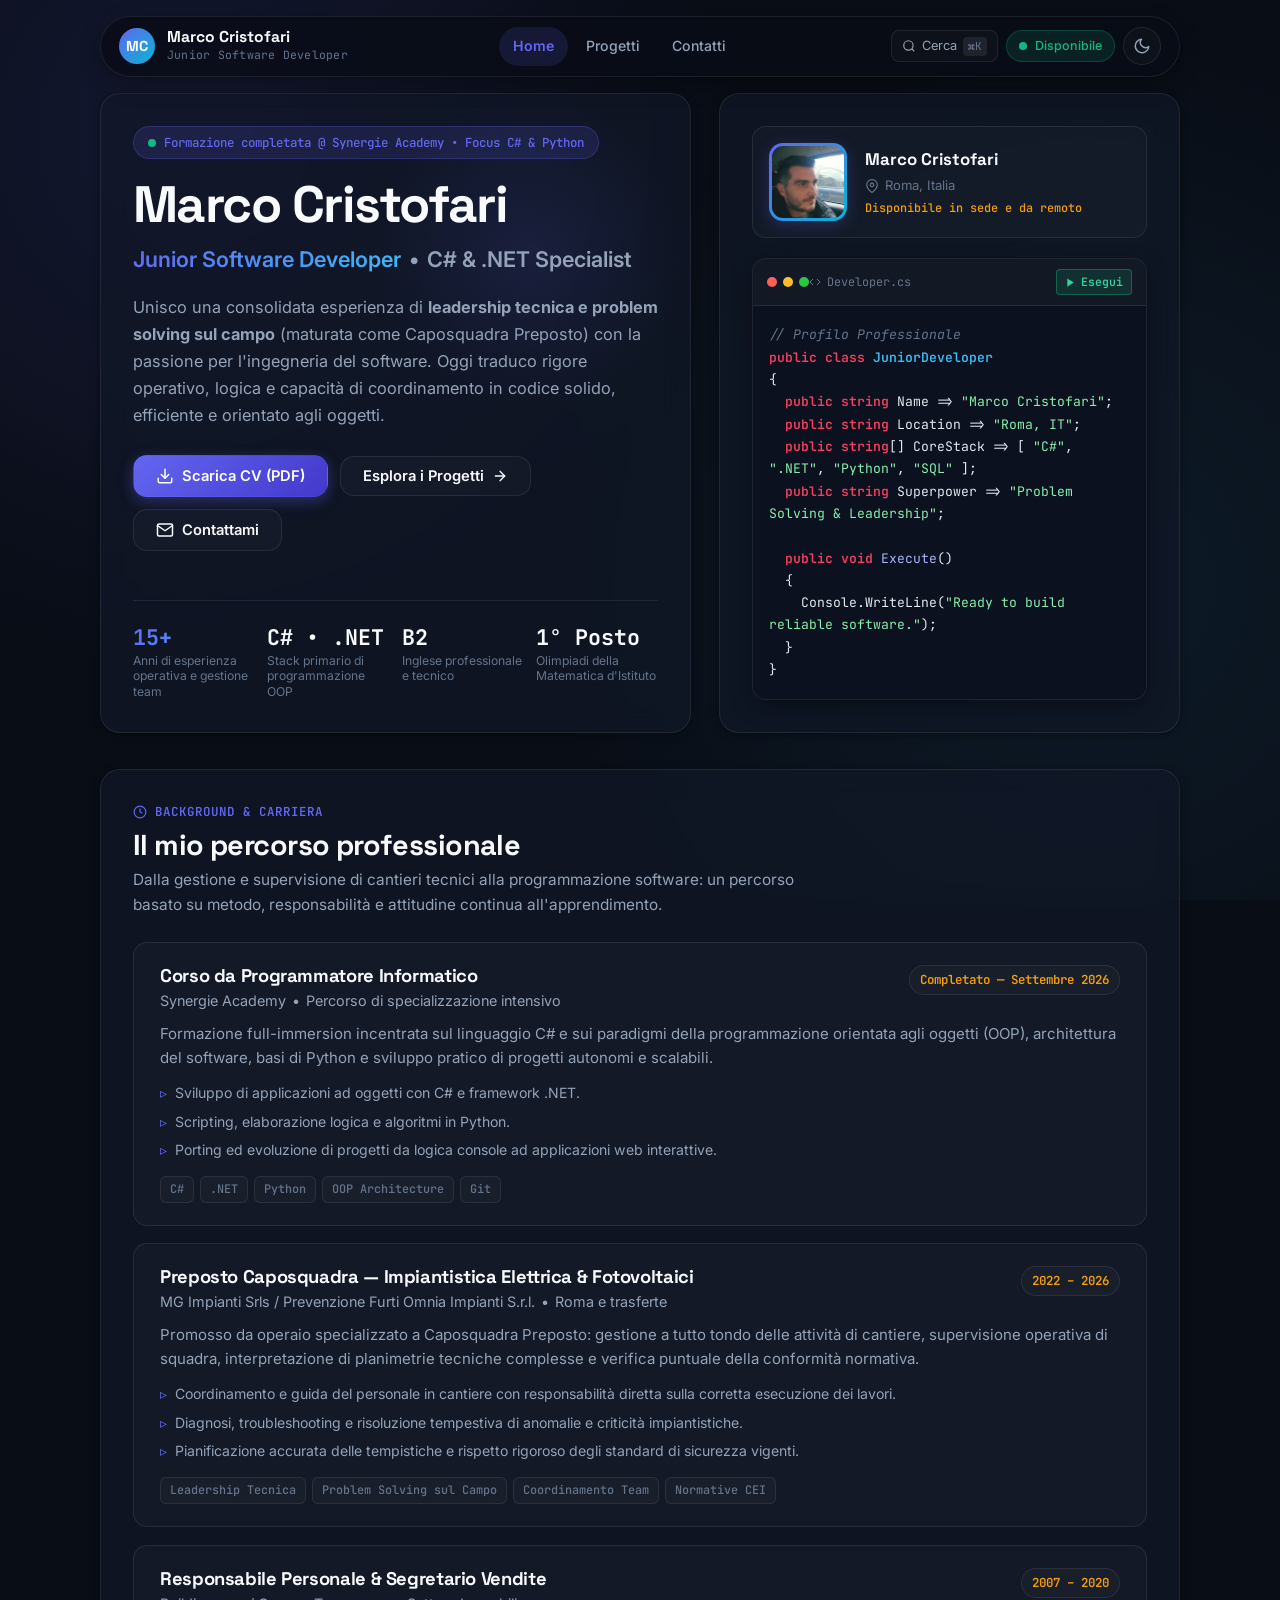
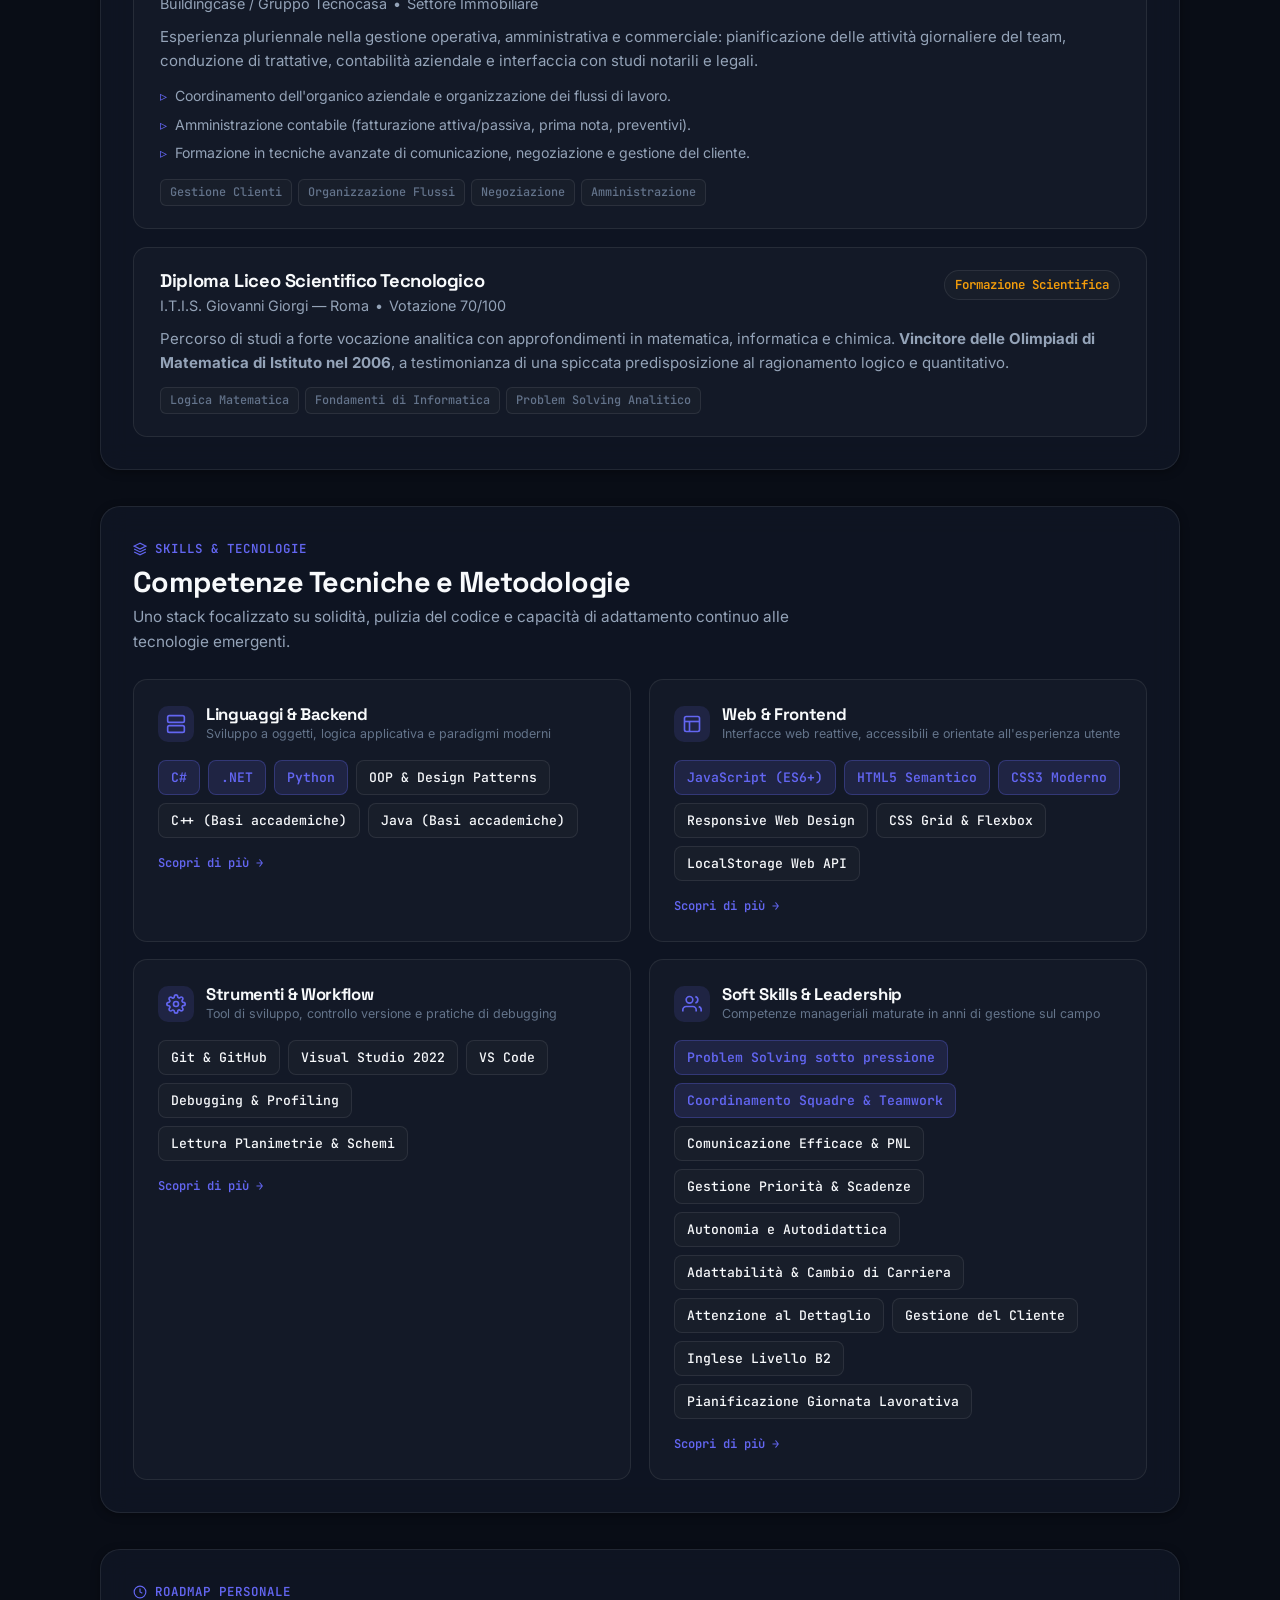
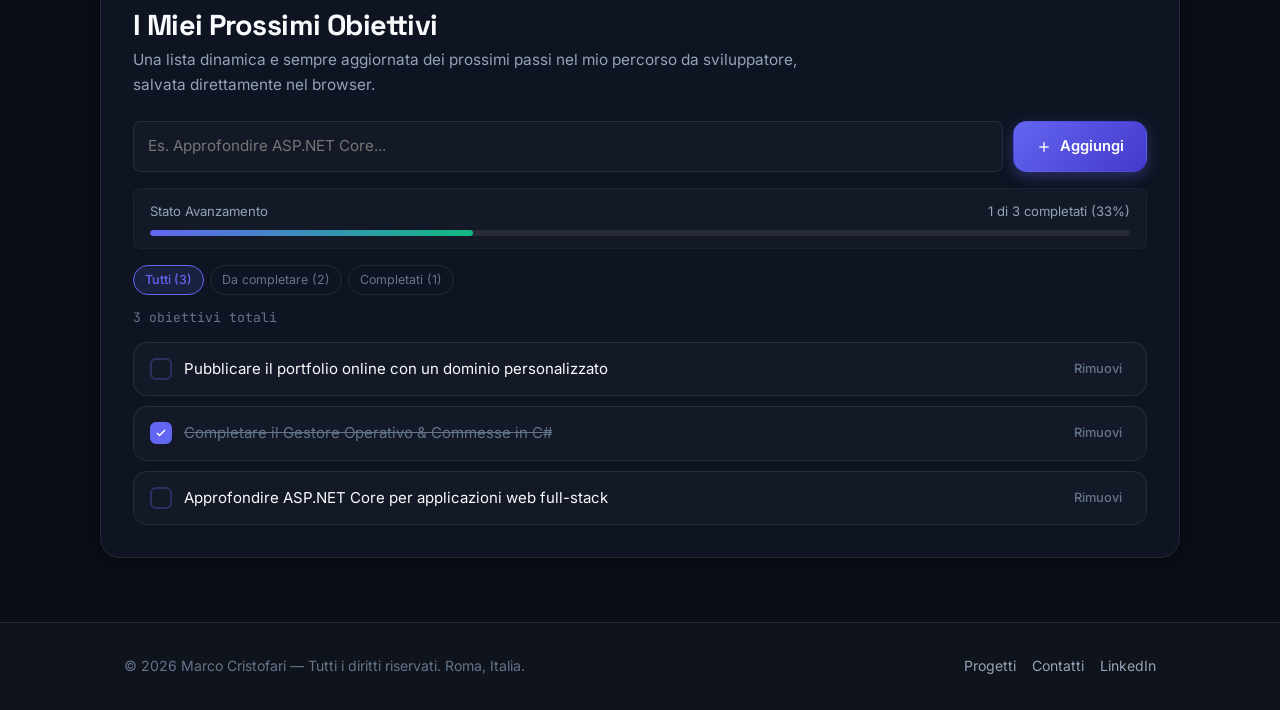
<file: index.html>
<!DOCTYPE html>
<html lang="it">
<head>
  <meta charset="utf-8" />
  <script>
    // Inizializzazione tema: default dark
    const temaSalvato = localStorage.getItem('tema');
    if (temaSalvato === 'light') {
      document.documentElement.setAttribute('data-theme', 'light');
    } else {
      document.documentElement.setAttribute('data-theme', 'dark');
    }
  </script>
  <meta name="viewport" content="width=device-width, initial-scale=1" />
  <meta name="description" content="Marco Cristofari — Junior Software Developer. Profilo professionale, competenze su C#, .NET e Python, percorso di carriera e progetti." />
  <title>Marco Cristofari — Junior Software Developer</title>
  <link rel="icon" type="image/png" href="favicon.png">
  <link rel="preconnect" href="https://fonts.googleapis.com">
  <link rel="preconnect" href="https://fonts.gstatic.com" crossorigin>
  <link href="https://fonts.googleapis.com/css2?family=Inter:wght@400;500;600;700&family=Space+Grotesk:wght@500;600;700;800&family=JetBrains+Mono:wght@400;500;600&display=swap" rel="stylesheet">
  <link rel="stylesheet" href="styles.css">
  <script src="transitions.js" defer></script>
  <script src="global.js" defer></script>
</head>
<body class="page-hidden">

  <!-- HEADER FLOTTANTE GLASS -->
  <div class="site-header-wrapper">
    <header class="site-header">
      <a href="index.html" class="brand-link" aria-label="Torna alla Home">
        <div class="brand-avatar">MC</div>
        <div class="brand-info">
          <span class="brand-name">Marco Cristofari</span>
          <span class="brand-role">Junior Software Developer</span>
        </div>
      </a>

      <nav class="nav-links" aria-label="Navigazione principale">
        <a href="index.html" class="nav-link" aria-current="page">Home</a>
        <a href="progetti.html" class="nav-link">Progetti</a>
        <a href="contatti.html" class="nav-link">Contatti</a>
      </nav>

      <div class="header-actions">
        <button class="cmd-k-trigger" type="button" aria-label="Apri menu comandi rapidi (Ctrl+K)">
          <svg width="14" height="14" viewBox="0 0 24 24" fill="none" stroke="currentColor" stroke-width="2"><circle cx="11" cy="11" r="8"/><line x1="21" y1="21" x2="16.65" y2="16.65"/></svg>
          <span>Cerca</span>
          <span class="cmd-k-badge">⌘K</span>
        </button>

        <div class="status-indicator" title="Disponibile per assunzione o collaborazioni">
          <span class="pulse-dot"></span>
          <span>Disponibile</span>
        </div>

        <button id="themeToggle" class="theme-toggle" type="button" aria-label="Cambia tema chiaro/scuro">
          <svg class="icon-moon" viewBox="0 0 24 24" aria-hidden="true">
            <path d="M21 12.79A9 9 0 1 1 11.21 3 7 7 0 0 0 21 12.79z" stroke="currentColor" stroke-width="2" fill="none" stroke-linecap="round" stroke-linejoin="round"/>
          </svg>
          <svg class="icon-sun" viewBox="0 0 24 24" aria-hidden="true">
            <circle cx="12" cy="12" r="5" stroke="currentColor" stroke-width="2" fill="none"/>
            <path d="M12 1v2M12 21v2M4.22 4.22l1.42 1.42M18.36 18.36l1.42 1.42M1 12h2M21 12h2M4.22 19.78l1.42-1.42M18.36 5.64l1.42-1.42" stroke="currentColor" stroke-width="2" stroke-linecap="round"/>
          </svg>
        </button>
      </div>
    </header>
  </div>

  <main class="site-main container">

    <!-- HERO SECTION BENTO GRID -->
    <section class="hero-bento">
      <!-- Colonna Sinistra: Bio, Value Proposition e Azioni -->
      <div class="card hero-main-card">
        <div class="hero-content">
          <div class="hero-status-tag">
            <span class="pulse-dot"></span>
            <span>Formazione completata @ Synergie Academy • Focus C# &amp; Python</span>
          </div>

          <h1 class="hero-name">Marco Cristofari</h1>
          <div class="hero-role-line">
            <span class="gradient-accent">Junior Software Developer</span>
            <span>•</span>
            <span>C# &amp; .NET Specialist</span>
          </div>

          <p class="hero-bio">
            Unisco una consolidata esperienza di <strong>leadership tecnica e problem solving sul campo</strong> (maturata come Caposquadra Preposto) con la passione per l'ingegneria del software. Oggi traduco rigore operativo, logica e capacità di coordinamento in codice solido, efficiente e orientato agli oggetti.
          </p>

          <div class="hero-actions">
            <a href="cv.pdf" class="btn btn-primary" download="Marco_Cristofari_CV.pdf">
              <svg width="18" height="18" viewBox="0 0 24 24" fill="none" stroke="currentColor" stroke-width="2" stroke-linecap="round" stroke-linejoin="round"><path d="M21 15v4a2 2 0 0 1-2 2H5a2 2 0 0 1-2-2v-4"/><polyline points="7 10 12 15 17 10"/><line x1="12" y1="15" x2="12" y2="3"/></svg>
              <span>Scarica CV (PDF)</span>
            </a>
            <a href="progetti.html" class="btn btn-secondary">
              <span>Esplora i Progetti</span>
              <svg width="16" height="16" viewBox="0 0 24 24" fill="none" stroke="currentColor" stroke-width="2" stroke-linecap="round" stroke-linejoin="round"><line x1="5" y1="12" x2="19" y2="12"/><polyline points="12 5 19 12 12 19"/></svg>
            </a>
            <a href="contatti.html" class="btn btn-secondary" aria-label="Vai ai contatti">
              <svg width="18" height="18" viewBox="0 0 24 24" fill="none" stroke="currentColor" stroke-width="2" stroke-linecap="round" stroke-linejoin="round"><path d="M4 4h16c1.1 0 2 .9 2 2v12c0 1.1-.9 2-2 2H4c-1.1 0-2-.9-2-2V6c0-1.1.9-2 2-2z"/><polyline points="22,6 12,13 2,6"/></svg>
              <span>Contattami</span>
            </a>
          </div>
        </div>

        <!-- Barra Metriche e Statistiche Rapide -->
        <div class="hero-stats-bar">
          <div class="stat-item">
            <span class="stat-value gradient-accent">15+</span>
            <span class="stat-label">Anni di esperienza operativa e gestione team</span>
          </div>
          <div class="stat-item">
            <span class="stat-value">C# &bull; .NET</span>
            <span class="stat-label">Stack primario di programmazione OOP</span>
          </div>
          <div class="stat-item">
            <span class="stat-value">B2</span>
            <span class="stat-label">Inglese professionale e tecnico</span>
          </div>
          <div class="stat-item">
            <span class="stat-value">1° Posto</span>
            <span class="stat-label">Olimpiadi della Matematica d'Istituto</span>
          </div>
        </div>
      </div>

      <!-- Colonna Destra: Foto Profilo e Finestra Terminale C# -->
      <div class="card hero-side-card">
        <div class="profile-card-header">
          <div class="profile-photo-wrapper">
            <img class="profile-photo" src="foto.jpg" alt="Ritratto di Marco Cristofari">
          </div>
          <div class="profile-meta">
            <span class="profile-meta-title">Marco Cristofari</span>
            <span class="profile-meta-location">
              <svg width="14" height="14" viewBox="0 0 24 24" fill="none" stroke="currentColor" stroke-width="2" stroke-linecap="round" stroke-linejoin="round"><path d="M21 10c0 7-9 13-9 13s-9-6-9-13a9 9 0 0 1 18 0z"/><circle cx="12" cy="10" r="3"/></svg>
              Roma, Italia
            </span>
            <span class="profile-meta-sub">Disponibile in sede e da remoto</span>
          </div>
        </div>

        <!-- Terminale macOS con Snippet C# realistico ed eseguibile -->
        <div class="code-terminal" aria-label="Snippet codice C#">
          <div class="terminal-header">
            <div class="terminal-dots">
              <span class="terminal-dot red"></span>
              <span class="terminal-dot yellow"></span>
              <span class="terminal-dot green"></span>
            </div>
            <div class="terminal-tab">
              <svg width="12" height="12" viewBox="0 0 24 24" fill="none" stroke="currentColor" stroke-width="2"><polyline points="16 18 22 12 16 6"/><polyline points="8 6 2 12 8 18"/></svg>
              <span>Developer.cs</span>
            </div>
            <div class="terminal-actions">
              <button type="button" class="btn-terminal-run" id="btnRunCode" title="Esegui programma C# (dotnet run)">
                <svg viewBox="0 0 24 24"><polygon points="5 3 19 12 5 21 5 3"/></svg>
                <span>Esegui</span>
              </button>
              <button type="button" class="btn-terminal-reset" id="btnResetCode" title="Pulisci console">
                <span>Reset</span>
              </button>
            </div>
          </div>
          <div class="terminal-body">
            <p><span class="syn-comment">// Profilo Professionale</span></p>
            <p><span class="syn-kw">public class</span> <span class="syn-type">JuniorDeveloper</span></p>
            <p>{</p>
            <p>&nbsp;&nbsp;<span class="syn-kw">public string</span> Name =&gt; <span class="syn-str">"Marco Cristofari"</span>;</p>
            <p>&nbsp;&nbsp;<span class="syn-kw">public string</span> Location =&gt; <span class="syn-str">"Roma, IT"</span>;</p>
            <p>&nbsp;&nbsp;<span class="syn-kw">public string</span>[] CoreStack =&gt; [ <span class="syn-str">"C#"</span>, <span class="syn-str">".NET"</span>, <span class="syn-str">"Python"</span>, <span class="syn-str">"SQL"</span> ];</p>
            <p>&nbsp;&nbsp;<span class="syn-kw">public string</span> Superpower =&gt; <span class="syn-str">"Problem Solving &amp; Leadership"</span>;</p>
            <br>
            <p>&nbsp;&nbsp;<span class="syn-kw">public void</span> <span class="syn-ident">Execute</span>()</p>
            <p>&nbsp;&nbsp;{</p>
            <p>&nbsp;&nbsp;&nbsp;&nbsp;Console.WriteLine(<span class="syn-str">"Ready to build reliable software."</span>);</p>
            <p>&nbsp;&nbsp;}</p>
            <p>}</p>

            <!-- Console Output Simulato -->
            <div class="terminal-console-output" id="terminalOutput" aria-live="polite">
              <div class="term-line-cmd">&gt; dotnet run --project Developer.csproj</div>
              <div class="term-line-build" id="termBuildText">Compilazione completata (0 avvisi, 0 errori) in 0.35s</div>
              <div class="term-line-out">
                <span class="term-line-meta">[CONSOLE OUTPUT]</span>
                <strong>"Ready to build reliable software."</strong>
              </div>
              <div class="term-line-status">
                ✓ Disponibile per posizioni Junior Developer a Roma o Full-Remote.
              </div>
            </div>
            <div class="terminal-cli" id="terminalCli" hidden>
              <div class="terminal-cli-history" id="terminalCliHistory" aria-live="polite"></div>
              <form class="terminal-cli-form" id="terminalCliForm" autocomplete="off">
                <label class="sr-only" for="terminalCliInput">Comando terminale</label>
                <span aria-hidden="true">&gt;</span>
                <input id="terminalCliInput" type="text" inputmode="text" spellcheck="false"
                       placeholder="help" aria-label="Comando terminale">
              </form>
            </div>
          </div>
        </div>
      </div>
    </section>

    <!-- SEZIONE IL MIO PERCORSO (TIMELINE PROFESSIONALE) -->
    <section class="card section-spacing">
      <div class="section-title-wrap">
        <div class="section-eyebrow">
          <svg width="14" height="14" viewBox="0 0 24 24" fill="none" stroke="currentColor" stroke-width="2"><circle cx="12" cy="12" r="10"/><polyline points="12 6 12 12 16 14"/></svg>
          <span>Background &amp; Carriera</span>
        </div>
        <h2 class="section-title">Il mio percorso professionale</h2>
        <p class="section-desc">Dalla gestione e supervisione di cantieri tecnici alla programmazione software: un percorso basato su metodo, responsabilità e attitudine continua all'apprendimento.</p>
      </div>

      <div class="timeline-list">
        <!-- Esperienza 1: Completato -->
        <article class="timeline-card">
          <div class="timeline-card-header">
            <div class="timeline-role-group">
              <h3 class="timeline-role-title">Corso da Programmatore Informatico</h3>
              <div class="timeline-company">
                <span>Synergie Academy</span>
                <span>•</span>
                <span>Percorso di specializzazione intensivo</span>
              </div>
            </div>
            <span class="timeline-period-badge">Completato — Settembre 2026</span>
          </div>
          <p class="timeline-desc">
            Formazione full-immersion incentrata sul linguaggio C# e sui paradigmi della programmazione orientata agli oggetti (OOP), architettura del software, basi di Python e sviluppo pratico di progetti autonomi e scalabili.
          </p>
          <ul class="timeline-bullets">
            <li class="timeline-bullet">Sviluppo di applicazioni ad oggetti con C# e framework .NET.</li>
            <li class="timeline-bullet">Scripting, elaborazione logica e algoritmi in Python.</li>
            <li class="timeline-bullet">Porting ed evoluzione di progetti da logica console ad applicazioni web interattive.</li>
          </ul>
          <div class="timeline-tags">
            <span class="tag-pill">C#</span>
            <span class="tag-pill">.NET</span>
            <span class="tag-pill">Python</span>
            <span class="tag-pill">OOP Architecture</span>
            <span class="tag-pill">Git</span>
          </div>
        </article>

        <!-- Esperienza 2: Caposquadra Preposto Impiantistica -->
        <article class="timeline-card">
          <div class="timeline-card-header">
            <div class="timeline-role-group">
              <h3 class="timeline-role-title">Preposto Caposquadra — Impiantistica Elettrica &amp; Fotovoltaici</h3>
              <div class="timeline-company">
                <span>MG Impianti Srls / Prevenzione Furti Omnia Impianti S.r.l.</span>
                <span>•</span>
                <span>Roma e trasferte</span>
              </div>
            </div>
            <span class="timeline-period-badge">2022 – 2026</span>
          </div>
          <p class="timeline-desc">
            Promosso da operaio specializzato a Caposquadra Preposto: gestione a tutto tondo delle attività di cantiere, supervisione operativa di squadra, interpretazione di planimetrie tecniche complesse e verifica puntuale della conformità normativa.
          </p>
          <ul class="timeline-bullets">
            <li class="timeline-bullet">Coordinamento e guida del personale in cantiere con responsabilità diretta sulla corretta esecuzione dei lavori.</li>
            <li class="timeline-bullet">Diagnosi, troubleshooting e risoluzione tempestiva di anomalie e criticità impiantistiche.</li>
            <li class="timeline-bullet">Pianificazione accurata delle tempistiche e rispetto rigoroso degli standard di sicurezza vigenti.</li>
          </ul>
          <div class="timeline-tags">
            <span class="tag-pill">Leadership Tecnica</span>
            <span class="tag-pill">Problem Solving sul Campo</span>
            <span class="tag-pill">Coordinamento Team</span>
            <span class="tag-pill">Normative CEI</span>
          </div>
        </article>

        <!-- Esperienza 3: Vendite e Gestione Personale -->
        <article class="timeline-card">
          <div class="timeline-card-header">
            <div class="timeline-role-group">
              <h3 class="timeline-role-title">Responsabile Personale &amp; Segretario Vendite</h3>
              <div class="timeline-company">
                <span>Buildingcase / Gruppo Tecnocasa</span>
                <span>•</span>
                <span>Settore Immobiliare</span>
              </div>
            </div>
            <span class="timeline-period-badge">2007 – 2020</span>
          </div>
          <p class="timeline-desc">
            Esperienza pluriennale nella gestione operativa, amministrativa e commerciale: pianificazione delle attività giornaliere del team, conduzione di trattative, contabilità aziendale e interfaccia con studi notarili e legali.
          </p>
          <ul class="timeline-bullets">
            <li class="timeline-bullet">Coordinamento dell'organico aziendale e organizzazione dei flussi di lavoro.</li>
            <li class="timeline-bullet">Amministrazione contabile (fatturazione attiva/passiva, prima nota, preventivi).</li>
            <li class="timeline-bullet">Formazione in tecniche avanzate di comunicazione, negoziazione e gestione del cliente.</li>
          </ul>
          <div class="timeline-tags">
            <span class="tag-pill">Gestione Clienti</span>
            <span class="tag-pill">Organizzazione Flussi</span>
            <span class="tag-pill">Negoziazione</span>
            <span class="tag-pill">Amministrazione</span>
          </div>
        </article>

        <!-- Formazione: Liceo Scientifico Tecnologico -->
        <article class="timeline-card">
          <div class="timeline-card-header">
            <div class="timeline-role-group">
              <h3 class="timeline-role-title">Diploma Liceo Scientifico Tecnologico</h3>
              <div class="timeline-company">
                <span>I.T.I.S. Giovanni Giorgi — Roma</span>
                <span>•</span>
                <span>Votazione 70/100</span>
              </div>
            </div>
            <span class="timeline-period-badge">Formazione Scientifica</span>
          </div>
          <p class="timeline-desc">
            Percorso di studi a forte vocazione analitica con approfondimenti in matematica, informatica e chimica. <strong>Vincitore delle Olimpiadi di Matematica di Istituto nel 2006</strong>, a testimonianza di una spiccata predisposizione al ragionamento logico e quantitativo.
          </p>
          <div class="timeline-tags">
            <span class="tag-pill">Logica Matematica</span>
            <span class="tag-pill">Fondamenti di Informatica</span>
            <span class="tag-pill">Problem Solving Analitico</span>
          </div>
        </article>
      </div>
    </section>

    <!-- SEZIONE COMPETENZE & TECH STACK (CATEGORIZED BENTO) -->
    <section class="card section-spacing">
      <div class="section-title-wrap">
        <div class="section-eyebrow">
          <svg width="14" height="14" viewBox="0 0 24 24" fill="none" stroke="currentColor" stroke-width="2"><polygon points="12 2 2 7 12 12 22 7 12 2"/><polyline points="2 17 12 22 22 17"/><polyline points="2 12 12 17 22 12"/></svg>
          <span>Skills &amp; Tecnologie</span>
        </div>
        <h2 class="section-title">Competenze Tecniche e Metodologie</h2>
        <p class="section-desc">Uno stack focalizzato su solidità, pulizia del codice e capacità di adattamento continuo alle tecnologie emergenti.</p>
      </div>

      <div class="skills-bento-grid">
        <!-- Categoria 1: Backend & Core -->
        <div class="skill-category-card" data-skill="backend" tabindex="0" role="button" aria-haspopup="dialog" aria-label="Mostra dettagli su Linguaggi e Backend">
          <div class="skill-category-header">
            <div class="skill-cat-icon">
              <svg viewBox="0 0 24 24" fill="none" stroke="currentColor" stroke-width="2"><rect x="2" y="2" width="20" height="8" rx="2" ry="2"/><rect x="2" y="14" width="20" height="8" rx="2" ry="2"/><line x1="6" y1="6" x2="6.01" y2="6"/><line x1="6" y1="18" x2="6.01" y2="18"/></svg>
            </div>
            <div>
              <h3 class="skill-cat-title">Linguaggi &amp; Backend</h3>
              <p class="skill-cat-desc">Sviluppo a oggetti, logica applicativa e paradigmi moderni</p>
            </div>
          </div>
          <div class="skill-chips">
            <span class="skill-chip highlight">C#</span>
            <span class="skill-chip highlight">.NET</span>
            <span class="skill-chip highlight">Python</span>
            <span class="skill-chip">OOP &amp; Design Patterns</span>
            <span class="skill-chip">C++ (Basi accademiche)</span>
            <span class="skill-chip">Java (Basi accademiche)</span>
          </div>
          <span class="skill-card-hint">Scopri di più →</span>
        </div>

        <!-- Categoria 2: Frontend & Web -->
        <div class="skill-category-card" data-skill="frontend" tabindex="0" role="button" aria-haspopup="dialog" aria-label="Mostra dettagli su Web e Frontend">
          <div class="skill-category-header">
            <div class="skill-cat-icon">
              <svg viewBox="0 0 24 24" fill="none" stroke="currentColor" stroke-width="2"><rect x="3" y="3" width="18" height="18" rx="2"/><path d="M3 9h18"/><path d="M9 21V9"/></svg>
            </div>
            <div>
              <h3 class="skill-cat-title">Web &amp; Frontend</h3>
              <p class="skill-cat-desc">Interfacce web reattive, accessibili e orientate all'esperienza utente</p>
            </div>
          </div>
          <div class="skill-chips">
            <span class="skill-chip highlight">JavaScript (ES6+)</span>
            <span class="skill-chip highlight">HTML5 Semantico</span>
            <span class="skill-chip highlight">CSS3 Moderno</span>
            <span class="skill-chip">Responsive Web Design</span>
            <span class="skill-chip">CSS Grid &amp; Flexbox</span>
            <span class="skill-chip">LocalStorage Web API</span>
          </div>
          <span class="skill-card-hint">Scopri di più →</span>
        </div>

        <!-- Categoria 3: Strumenti & Metodologia -->
        <div class="skill-category-card" data-skill="tools" tabindex="0" role="button" aria-haspopup="dialog" aria-label="Mostra dettagli su Strumenti e Workflow">
          <div class="skill-category-header">
            <div class="skill-cat-icon">
              <svg viewBox="0 0 24 24" fill="none" stroke="currentColor" stroke-width="2"><circle cx="12" cy="12" r="3"/><path d="M19.4 15a1.65 1.65 0 0 0 .33 1.82l.06.06a2 2 0 0 1 0 2.83 2 2 0 0 1-2.83 0l-.06-.06a1.65 1.65 0 0 0-1.82-.33 1.65 1.65 0 0 0-1 1.51V21a2 2 0 0 1-2 2 2 2 0 0 1-2-2v-.09A1.65 1.65 0 0 0 9 19.4a1.65 1.65 0 0 0-1.82.33l-.06.06a2 2 0 0 1-2.83 0 2 2 0 0 1 0-2.83l.06-.06a1.65 1.65 0 0 0 .33-1.82 1.65 1.65 0 0 0-1.51-1H3a2 2 0 0 1-2-2 2 2 0 0 1 2-2h.09A1.65 1.65 0 0 0 4.6 9a1.65 1.65 0 0 0-.33-1.82l-.06-.06a2 2 0 0 1 0-2.83 2 2 0 0 1 2.83 0l.06.06a1.65 1.65 0 0 0 1.82.33H9a1.65 1.65 0 0 0 1-1.51V3a2 2 0 0 1 2-2 2 2 0 0 1 2 2v.09a1.65 1.65 0 0 0 1 1.51 1.65 1.65 0 0 0 1.82-.33l.06-.06a2 2 0 0 1 2.83 0 2 2 0 0 1 0 2.83l-.06.06a1.65 1.65 0 0 0-.33 1.82V9a1.65 1.65 0 0 0 1.51 1H21a2 2 0 0 1 2 2 2 2 0 0 1-2 2h-.09a1.65 1.65 0 0 0-1.51 1z"/></svg>
            </div>
            <div>
              <h3 class="skill-cat-title">Strumenti &amp; Workflow</h3>
              <p class="skill-cat-desc">Tool di sviluppo, controllo versione e pratiche di debugging</p>
            </div>
          </div>
          <div class="skill-chips">
            <span class="skill-chip">Git &amp; GitHub</span>
            <span class="skill-chip">Visual Studio 2022</span>
            <span class="skill-chip">VS Code</span>
            <span class="skill-chip">Debugging &amp; Profiling</span>
            <span class="skill-chip">Lettura Planimetrie &amp; Schemi</span>
          </div>
          <span class="skill-card-hint">Scopri di più →</span>
        </div>

        <!-- Categoria 4: Soft Skills & Valore Operativo -->
        <div class="skill-category-card" data-skill="soft" tabindex="0" role="button" aria-haspopup="dialog" aria-label="Mostra dettagli su Soft Skills e Leadership">
          <div class="skill-category-header">
            <div class="skill-cat-icon">
              <svg viewBox="0 0 24 24" fill="none" stroke="currentColor" stroke-width="2"><path d="M17 21v-2a4 4 0 0 0-4-4H5a4 4 0 0 0-4 4v2"/><circle cx="9" cy="7" r="4"/><path d="M23 21v-2a4 4 0 0 0-3-3.87"/><path d="M16 3.13a4 4 0 0 1 0 7.75"/></svg>
            </div>
            <div>
              <h3 class="skill-cat-title">Soft Skills &amp; Leadership</h3>
              <p class="skill-cat-desc">Competenze manageriali maturate in anni di gestione sul campo</p>
            </div>
          </div>
          <div class="skill-chips">
            <span class="skill-chip highlight">Problem Solving sotto pressione</span>
            <span class="skill-chip highlight">Coordinamento Squadre &amp; Teamwork</span>
            <span class="skill-chip">Comunicazione Efficace &amp; PNL</span>
            <span class="skill-chip">Gestione Priorità &amp; Scadenze</span>
            <span class="skill-chip">Autonomia e Autodidattica</span>
            <span class="skill-chip">Adattabilità &amp; Cambio di Carriera</span>
            <span class="skill-chip">Attenzione al Dettaglio</span>
            <span class="skill-chip">Gestione del Cliente</span>
            <span class="skill-chip">Inglese Livello B2</span>
            <span class="skill-chip">Pianificazione Giornata Lavorativa</span>
          </div>
          <span class="skill-card-hint">Scopri di più →</span>
        </div>
      </div>
    </section>

    <!-- SEZIONE OBIETTIVI DINAMICI -->
    <section class="card section-spacing">
      <div class="section-title-wrap">
        <div class="section-eyebrow">
          <svg width="14" height="14" viewBox="0 0 24 24" fill="none" stroke="currentColor" stroke-width="2"><circle cx="12" cy="12" r="10"/><polyline points="12 6 12 12 16 14"/></svg>
          <span>Roadmap Personale</span>
        </div>
        <h2 class="section-title">I Miei Prossimi Obiettivi</h2>
        <p class="section-desc">Una lista dinamica e sempre aggiornata dei prossimi passi nel mio percorso da sviluppatore, salvata direttamente nel browser.</p>
      </div>

      <div class="goals-input-row">
        <input type="text" id="goalInput" class="form-control" placeholder="Es. Approfondire ASP.NET Core..." maxlength="120">
        <button type="button" id="goalAddBtn" class="btn btn-primary">
          <svg width="16" height="16" viewBox="0 0 24 24" fill="none" stroke="currentColor" stroke-width="2"><line x1="12" y1="5" x2="12" y2="19"/><line x1="5" y1="12" x2="19" y2="12"/></svg>
          <span>Aggiungi</span>
        </button>
      </div>

      <!-- Barra Progresso Completamento Obiettivi -->
      <div class="goal-progress-wrap">
        <div class="goal-progress-header">
          <span>Stato Avanzamento</span>
          <span id="goalPercentText">0% completato</span>
        </div>
        <div class="goal-progress-bar-bg">
          <div class="goal-progress-bar-fill" id="goalProgressBar"></div>
        </div>
      </div>

      <!-- Filtri Stato Obiettivi -->
      <div class="goal-filters">
        <button type="button" class="goal-filter-btn is-active" data-filter="all">Tutti (<span id="countAll">0</span>)</button>
        <button type="button" class="goal-filter-btn" data-filter="pending">Da completare (<span id="countPending">0</span>)</button>
        <button type="button" class="goal-filter-btn" data-filter="completed">Completati (<span id="countCompleted">0</span>)</button>
      </div>

      <p id="goalCount" class="goal-count-badge">0 obiettivi in lista</p>

      <ul id="goalList" class="goal-list"></ul>

      <div id="goalEmpty" class="empty-inbox" style="display:none;">
        <svg viewBox="0 0 24 24"><circle cx="12" cy="12" r="10"/><polyline points="12 6 12 12 16 14"/></svg>
        <p style="font-size: 1rem; font-weight: 600; color: var(--text-primary);">Nessun obiettivo in lista</p>
        <p style="font-size: 0.88rem; max-width: 420px;">Aggiungi il tuo primo obiettivo per iniziare a tracciare il percorso.</p>
      </div>
    </section>

  </main>

  <!-- MODALE DETTAGLI COMPETENZE -->
  <div class="modal-overlay" id="skillModal" aria-hidden="true">
    <div class="modal-box" role="dialog" aria-modal="true" aria-labelledby="skillModalTitle">
      <div class="modal-header">
        <div class="modal-header-group">
          <div class="skill-cat-icon" id="skillModalIcon"></div>
          <h3 class="modal-title" id="skillModalTitle"></h3>
        </div>
        <button type="button" class="modal-close" id="skillModalClose" aria-label="Chiudi dettagli">
          <svg width="16" height="16" viewBox="0 0 24 24" fill="none" stroke="currentColor" stroke-width="2"><line x1="18" y1="6" x2="6" y2="18"/><line x1="6" y1="6" x2="18" y2="18"/></svg>
        </button>
      </div>
      <p class="modal-desc" id="skillModalDesc"></p>
      <ul class="modal-bullets" id="skillModalBullets"></ul>
    </div>
  </div>

  <!-- FOOTER -->
  <footer class="site-footer">
    <div class="container footer-content">
      <p>© 2026 Marco Cristofari — Tutti i diritti riservati. Roma, Italia.</p>
      <div class="footer-links">
        <a href="progetti.html" class="footer-link">Progetti</a>
        <a href="contatti.html" class="footer-link">Contatti</a>
        <a href="https://www.linkedin.com/in/marco-cristofari-15001b422/" target="_blank" rel="noopener noreferrer" class="footer-link">LinkedIn</a>
      </div>
    </div>
  </footer>

  <script>
    // Gestione cambio tema (Dark / Light) con salvataggio persistente
    document.getElementById('themeToggle').addEventListener('click', function () {
      const html = document.documentElement;
      const isDark = html.getAttribute('data-theme') === 'dark';
      if (isDark) {
        html.setAttribute('data-theme', 'light');
        localStorage.setItem('tema', 'light');
      } else {
        html.setAttribute('data-theme', 'dark');
        localStorage.setItem('tema', 'dark');
      }
    });

    // --- MODALE DETTAGLI COMPETENZE ---
    const skillDetails = {
      backend: {
        title: "Linguaggi & Backend",
        icon: '<svg viewBox="0 0 24 24" fill="none" stroke="currentColor" stroke-width="2"><rect x="2" y="2" width="20" height="8" rx="2" ry="2"/><rect x="2" y="14" width="20" height="8" rx="2" ry="2"/><line x1="6" y1="6" x2="6.01" y2="6"/><line x1="6" y1="18" x2="6.01" y2="18"/></svg>',
        description: "Il cuore del mio percorso di riconversione è la programmazione orientata agli oggetti in C#, approfondita nel corso completato presso Synergie Academy insieme alle basi di Python. Applico questi linguaggi in progetti pratici autonomi, come il porting da logica console a web app del gioco L'Eredità.",
        bullets: [
          "C# e .NET come stack primario per applicazioni orientate agli oggetti",
          "Python per scripting, automazione ed elaborazione dati",
          "Basi accademiche in C++ e Java, utili per confrontare paradigmi diversi",
          "Attenzione a design pattern e struttura del codice, non solo a farlo funzionare"
        ]
      },
      frontend: {
        title: "Web & Frontend",
        icon: '<svg viewBox="0 0 24 24" fill="none" stroke="currentColor" stroke-width="2"><rect x="3" y="3" width="18" height="18" rx="2"/><path d="M3 9h18"/><path d="M9 21V9"/></svg>',
        description: "Questo stesso sito è il mio banco di prova per il frontend: HTML semantico, CSS moderno con un design system a variabili e JavaScript vanilla per rendere le pagine interattive, dal form di contatto al gioco L'Eredità.",
        bullets: [
          "HTML5 semantico e CSS3 con custom properties per i temi dark/light",
          "Layout responsive con CSS Grid e Flexbox",
          "JavaScript ES6+ per interattività, validazione form e gestione dello stato",
          "Uso della LocalStorage API per persistere dati lato client"
        ]
      },
      tools: {
        title: "Strumenti & Workflow",
        icon: '<svg viewBox="0 0 24 24" fill="none" stroke="currentColor" stroke-width="2"><circle cx="12" cy="12" r="3"/><path d="M19.4 15a1.65 1.65 0 0 0 .33 1.82l.06.06a2 2 0 0 1 0 2.83 2 2 0 0 1-2.83 0l-.06-.06a1.65 1.65 0 0 0-1.82-.33 1.65 1.65 0 0 0-1 1.51V21a2 2 0 0 1-2 2 2 2 0 0 1-2-2v-.09A1.65 1.65 0 0 0 9 19.4a1.65 1.65 0 0 0-1.82.33l-.06.06a2 2 0 0 1-2.83 0 2 2 0 0 1 0-2.83l.06-.06a1.65 1.65 0 0 0 .33-1.82 1.65 1.65 0 0 0-1.51-1H3a2 2 0 0 1-2-2 2 2 0 0 1 2-2h.09A1.65 1.65 0 0 0 4.6 9a1.65 1.65 0 0 0-.33-1.82l-.06-.06a2 2 0 0 1 0-2.83 2 2 0 0 1 2.83 0l.06.06a1.65 1.65 0 0 0 1.82.33H9a1.65 1.65 0 0 0 1-1.51V3a2 2 0 0 1 2-2 2 2 0 0 1 2 2v.09a1.65 1.65 0 0 0 1 1.51 1.65 1.65 0 0 0 1.82-.33l.06-.06a2 2 0 0 1 2.83 0 2 2 0 0 1 0 2.83l-.06.06a1.65 1.65 0 0 0-.33 1.82V9a1.65 1.65 0 0 0 1.51 1H21a2 2 0 0 1 2 2 2 2 0 0 1-2 2h-.09a1.65 1.65 0 0 0-1.51 1z"/></svg>',
        description: "Lavoro con gli strumenti standard del mondo .NET e web: ambienti di sviluppo, controllo versione e debugging, uniti all'abitudine alla lettura di documentazione tecnica complessa maturata leggendo planimetrie e schemi impiantistici nel mio precedente lavoro.",
        bullets: [
          "Git e GitHub per il versionamento del codice",
          "Visual Studio 2022 e VS Code come ambienti di sviluppo quotidiani",
          "Debugging e profiling per individuare e risolvere errori",
          "Abitudine alla lettura di documentazione tecnica complessa"
        ]
      },
      soft: {
        title: "Soft Skills & Leadership",
        icon: '<svg viewBox="0 0 24 24" fill="none" stroke="currentColor" stroke-width="2"><path d="M17 21v-2a4 4 0 0 0-4-4H5a4 4 0 0 0-4 4v2"/><circle cx="9" cy="7" r="4"/><path d="M23 21v-2a4 4 0 0 0-3-3.87"/><path d="M16 3.13a4 4 0 0 1 0 7.75"/></svg>',
        description: "Anni di lavoro come Caposquadra Preposto mi hanno dato una base solida di coordinamento di team, problem solving sotto pressione e gestione delle scadenze: competenze trasversali che porto anche nel modo in cui organizzo lo studio e i progetti di programmazione.",
        bullets: [
          "Coordinamento e guida di squadre in cantiere con responsabilità dirette",
          "Problem solving pratico sotto pressione e in tempi stretti",
          "Comunicazione efficace, anche grazie a una formazione in tecniche di vendita e PNL",
          "Gestione autonoma di progetti software dal concept alla consegna, con pianificazione delle milestone",
          "Capacità di adattamento dimostrata da tre cambi di settore professionale, sempre con crescita di responsabilità",
          "Attenzione al dettaglio e alla conformità, maturata nella verifica di normative tecniche CEI e nella lettura di schemi impiantistici",
          "Gestione del cliente e negoziazione maturata in 13 anni nel settore immobiliare",
          "Inglese di livello B2, utile per documentazione tecnica internazionale"
        ]
      }
    };

    const skillModal = document.getElementById('skillModal');
    const skillModalIcon = document.getElementById('skillModalIcon');
    const skillModalTitle = document.getElementById('skillModalTitle');
    const skillModalDesc = document.getElementById('skillModalDesc');
    const skillModalBullets = document.getElementById('skillModalBullets');
    const skillModalClose = document.getElementById('skillModalClose');
    let ultimaCardFocalizzata = null;

    function apriSkillModal(chiave, cardEl) {
      const dati = skillDetails[chiave];
      if (!dati) return;
      ultimaCardFocalizzata = cardEl;
      skillModalIcon.innerHTML = dati.icon;
      skillModalTitle.textContent = dati.title;
      skillModalDesc.textContent = dati.description;
      skillModalBullets.innerHTML = '';
      dati.bullets.forEach(function (b) {
        const li = document.createElement('li');
        li.className = 'modal-bullet';
        li.innerHTML = '<svg viewBox="0 0 24 24" fill="none" stroke-width="2"><polyline points="20 6 9 17 4 12"/></svg><span></span>';
        li.querySelector('span').textContent = b;
        skillModalBullets.appendChild(li);
      });
      skillModal.classList.add('is-open');
      document.body.classList.add('modal-open');
      requestAnimationFrame(function () { skillModal.classList.add('is-visible'); });
      skillModal.setAttribute('aria-hidden', 'false');
      skillModalClose.focus();
    }

    function chiudiSkillModal() {
      skillModal.classList.remove('is-visible');
      document.body.classList.remove('modal-open');
      skillModal.setAttribute('aria-hidden', 'true');
      setTimeout(function () {
        skillModal.classList.remove('is-open');
      }, 250);
      if (ultimaCardFocalizzata) ultimaCardFocalizzata.focus();
    }

    document.querySelectorAll('.skill-category-card').forEach(function (card) {
      card.addEventListener('click', function () {
        apriSkillModal(card.getAttribute('data-skill'), card);
      });
      card.addEventListener('keydown', function (e) {
        if (e.key === 'Enter' || e.key === ' ') {
          e.preventDefault();
          apriSkillModal(card.getAttribute('data-skill'), card);
        }
      });
    });

    skillModalClose.addEventListener('click', chiudiSkillModal);
    skillModal.addEventListener('click', function (e) {
      if (e.target === skillModal) chiudiSkillModal();
    });
    document.addEventListener('keydown', function (e) {
      if (e.key === 'Escape' && skillModal.classList.contains('is-open')) chiudiSkillModal();
    });

    // --- TERMINALE C# ESEGUIBILE ---
    const btnRunCode = document.getElementById('btnRunCode');
    const btnResetCode = document.getElementById('btnResetCode');
    const terminalOutput = document.getElementById('terminalOutput');
    const termBuildText = document.getElementById('termBuildText');
    const terminalCli = document.getElementById('terminalCli');
    const terminalCliForm = document.getElementById('terminalCliForm');
    const terminalCliInput = document.getElementById('terminalCliInput');
    const terminalCliHistory = document.getElementById('terminalCliHistory');

    function scriviRigaTerminale(testo, classe = '') {
      if (!terminalCliHistory) return;
      const row = document.createElement('div');
      row.className = `terminal-cli-line ${classe}`.trim();
      row.textContent = testo;
      terminalCliHistory.appendChild(row);
      terminalCliHistory.scrollTop = terminalCliHistory.scrollHeight;
    }

    function gestisciComandoTerminale(rawCommand) {
      const comando = rawCommand.trim().toLowerCase();
      if (!comando) return;

      scriviRigaTerminale(`> ${rawCommand}`, 'is-command');

      const risposte = {
        help: ['Comandi disponibili: help, skills, contact, clear'],
        skills: ['C# · .NET · Python · SQL · JavaScript · Git'],
        contact: ['Per un contatto diretto: apri la sezione Contatti o usa Ctrl/Cmd + K.']
      };

      if (comando === 'clear') {
        if (terminalCliHistory) terminalCliHistory.innerHTML = '';
        return;
      }

      if (risposte[comando]) {
        risposte[comando].forEach(r => scriviRigaTerminale(r));
      } else {
        scriviRigaTerminale(`Comando non riconosciuto: "${rawCommand}". Digita "help".`, 'is-error');
      }
    }

    if (btnRunCode && terminalOutput) {
      btnRunCode.addEventListener('click', function () {
        btnRunCode.disabled = true;
        const originalHtml = btnRunCode.innerHTML;
        btnRunCode.innerHTML = '<span>Compilazione...</span>';

        const tempo = 320 + Math.floor(Math.random() * 220);
        if (termBuildText) {
          termBuildText.textContent = 'Compilazione in corso…';
        }

        setTimeout(function () {
          terminalOutput.classList.add('is-active');
          if (termBuildText) {
            termBuildText.textContent = `Build completata (0 avvisi, 0 errori) in ${(tempo / 1000).toFixed(2)}s`;
          }
          if (btnResetCode) btnResetCode.style.display = 'inline-flex';
          if (terminalCli) terminalCli.hidden = false;
          if (terminalCliHistory && !terminalCliHistory.children.length) {
            scriviRigaTerminale('Console pronta. Digita "help" per i comandi disponibili.');
          }
          btnRunCode.disabled = false;
          btnRunCode.innerHTML = originalHtml;
        }, tempo);
      });

      if (btnResetCode) {
        btnResetCode.addEventListener('click', function () {
          terminalOutput.classList.remove('is-active');
          btnResetCode.style.display = 'none';
          if (terminalCli) terminalCli.hidden = true;
          if (terminalCliHistory) terminalCliHistory.innerHTML = '';
          if (termBuildText) termBuildText.textContent = 'Compilazione completata (0 avvisi, 0 errori)';
        });
      }
    }

    if (terminalCliForm && terminalCliInput) {
      terminalCliForm.addEventListener('submit', function (event) {
        event.preventDefault();
        gestisciComandoTerminale(terminalCliInput.value);
        terminalCliInput.value = '';
      });
    }

    // --- LISTA DINAMICA "PROSSIMI OBIETTIVI" CON PROGRESSO & FILTRI ---
    const OBIETTIVI_KEY = 'obiettiviProgrammazione';
    const goalInput = document.getElementById('goalInput');
    const goalList = document.getElementById('goalList');
    const goalCount = document.getElementById('goalCount');
    const goalEmpty = document.getElementById('goalEmpty');
    const goalAddBtn = document.getElementById('goalAddBtn');
    const goalProgressBar = document.getElementById('goalProgressBar');
    const goalPercentText = document.getElementById('goalPercentText');
    const countAll = document.getElementById('countAll');
    const countPending = document.getElementById('countPending');
    const countCompleted = document.getElementById('countCompleted');
    let filtroAttivo = 'all';

    function leggiObiettivi() {
      return JSON.parse(localStorage.getItem(OBIETTIVI_KEY) || '[]');
    }

    function salvaObiettivi(lista) {
      localStorage.setItem(OBIETTIVI_KEY, JSON.stringify(lista));
    }

    function aggiornaMetricheObiettivi(obiettivi) {
      const totale = obiettivi.length;
      const completati = obiettivi.filter(o => o.completato).length;
      const daFare = totale - completati;
      const percentuale = totale > 0 ? Math.round((completati / totale) * 100) : 0;

      if (countAll) countAll.textContent = totale;
      if (countPending) countPending.textContent = daFare;
      if (countCompleted) countCompleted.textContent = completati;

      if (goalPercentText) {
        goalPercentText.textContent = `${completati} di ${totale} completati (${percentuale}%)`;
      }
      if (goalProgressBar) {
        goalProgressBar.style.width = percentuale + '%';
      }
      goalCount.textContent = totale + (totale === 1 ? ' obiettivo totale' : ' obiettivi totali');
    }

    function renderObiettivi() {
      const obiettivi = leggiObiettivi();
      aggiornaMetricheObiettivi(obiettivi);

      goalList.innerHTML = '';
      const filtrati = obiettivi.map((o, idx) => ({ ...o, originalIndex: idx })).filter(o => {
        if (filtroAttivo === 'pending') return !o.completato;
        if (filtroAttivo === 'completed') return o.completato;
        return true;
      });

      goalEmpty.style.display = filtrati.length === 0 ? 'flex' : 'none';

      filtrati.forEach(function (o) {
        const li = document.createElement('li');
        li.className = 'goal-item' + (o.completato ? ' completed' : '');

        const check = document.createElement('button');
        check.type = 'button';
        check.className = 'goal-check';
        check.setAttribute('aria-label', o.completato ? 'Segna come da fare' : 'Segna come completato');
        check.innerHTML = '<svg viewBox="0 0 24 24" fill="none" stroke="currentColor" stroke-width="3"><polyline points="20 6 9 17 4 12"/></svg>';
        check.addEventListener('click', function () {
          const attuali = leggiObiettivi();
          attuali[o.originalIndex].completato = !attuali[o.originalIndex].completato;
          salvaObiettivi(attuali);
          renderObiettivi();
        });

        const testo = document.createElement('span');
        testo.className = 'goal-text';
        testo.textContent = o.testo;

        const rimuovi = document.createElement('button');
        rimuovi.type = 'button';
        rimuovi.className = 'goal-remove';
        rimuovi.textContent = 'Rimuovi';
        rimuovi.addEventListener('click', function () {
          const attuali = leggiObiettivi();
          attuali.splice(o.originalIndex, 1);
          salvaObiettivi(attuali);
          renderObiettivi();
        });

        li.appendChild(check);
        li.appendChild(testo);
        li.appendChild(rimuovi);
        goalList.appendChild(li);
      });
    }

    // Gestione filtri obiettivi
    document.querySelectorAll('.goal-filter-btn').forEach(btn => {
      btn.addEventListener('click', function () {
        document.querySelectorAll('.goal-filter-btn').forEach(b => b.classList.remove('is-active'));
        btn.classList.add('is-active');
        filtroAttivo = btn.getAttribute('data-filter');
        renderObiettivi();
      });
    });

    function aggiungiObiettivo() {
      const testo = goalInput.value.trim();
      if (testo === '') return;
      const obiettivi = leggiObiettivi();
      obiettivi.push({ testo: testo, completato: false });
      salvaObiettivi(obiettivi);
      goalInput.value = '';
      goalInput.focus();
      renderObiettivi();
    }

    goalAddBtn.addEventListener('click', aggiungiObiettivo);
    goalInput.addEventListener('keydown', function (e) {
      if (e.key === 'Enter') {
        e.preventDefault();
        aggiungiObiettivo();
      }
    });

    // Inizializzazione obiettivi default prima visita
    if (leggiObiettivi().length === 0 && !localStorage.getItem('obiettiviInizializzati')) {
      salvaObiettivi([
        { testo: 'Pubblicare il portfolio online con un dominio personalizzato', completato: false },
        { testo: 'Completare il Gestore Operativo & Commesse in C#', completato: true },
        { testo: 'Approfondire ASP.NET Core per applicazioni web full-stack', completato: false }
      ]);
      localStorage.setItem('obiettiviInizializzati', '1');
    }

    renderObiettivi();
  </script>
</body>
</html>
</file>
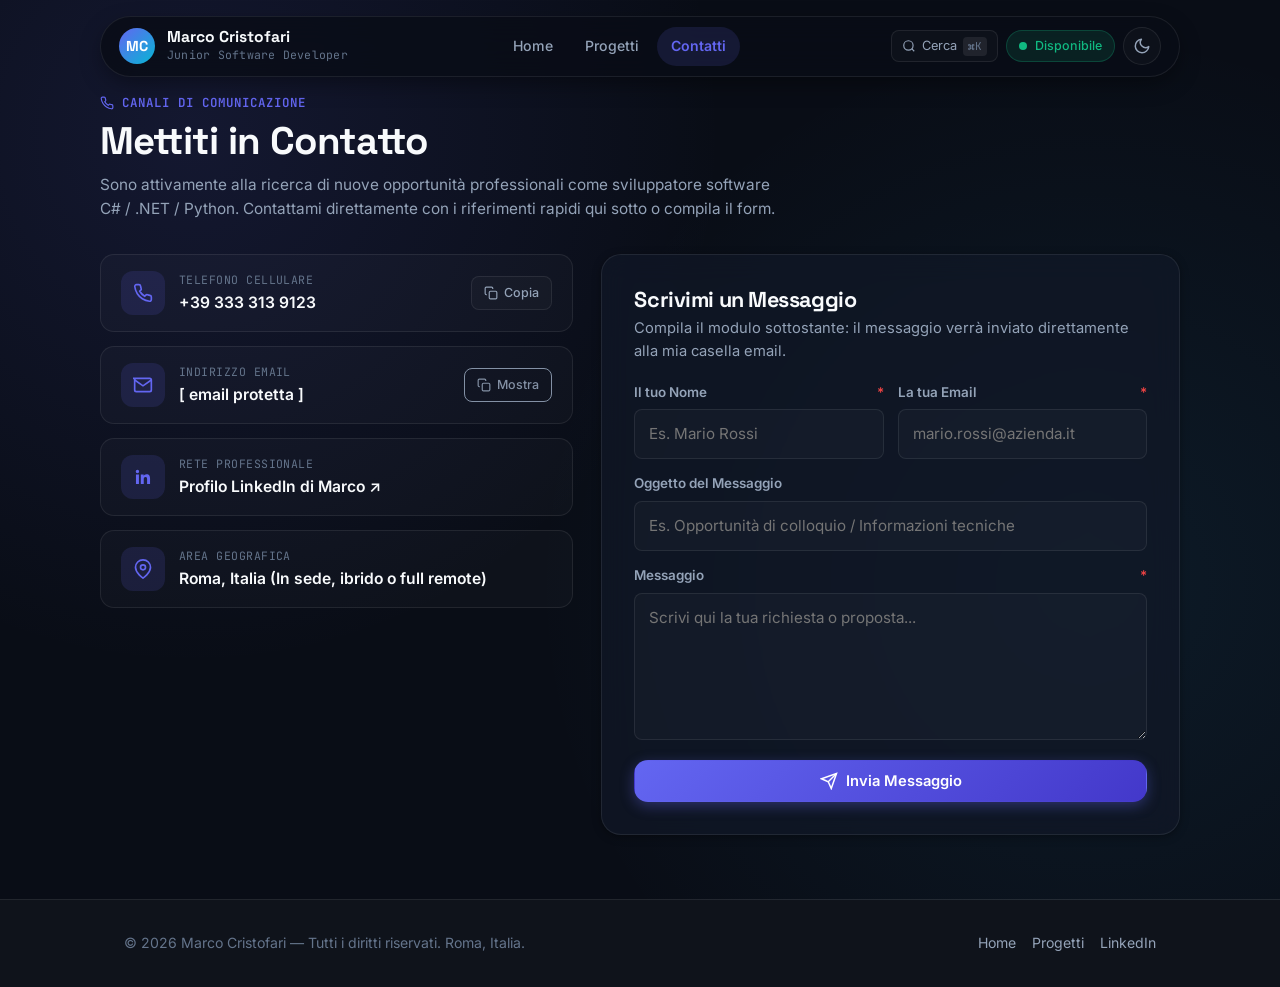
<file: contatti.html>
<!DOCTYPE html>
<html lang="it">
<head>
  <meta charset="utf-8" />
  <script>
    const temaSalvato = localStorage.getItem('tema');
    if (temaSalvato === 'light') {
      document.documentElement.setAttribute('data-theme', 'light');
    } else {
      document.documentElement.setAttribute('data-theme', 'dark');
    }
  </script>
  <meta name="viewport" content="width=device-width, initial-scale=1" />
  <meta name="description" content="Mettiti in contatto con Marco Cristofari: telefono, email, profilo LinkedIn e form di contatto diretto." />
  <title>Contatti — Marco Cristofari</title>
  <link rel="icon" type="image/png" href="favicon.png">
  <link rel="preconnect" href="https://fonts.googleapis.com">
  <link rel="preconnect" href="https://fonts.gstatic.com" crossorigin>
  <link href="https://fonts.googleapis.com/css2?family=Inter:wght@400;500;600;700&family=Space+Grotesk:wght@500;600;700;800&family=JetBrains+Mono:wght@400;500;600&display=swap" rel="stylesheet">
  <link rel="stylesheet" href="styles.css">
  <script src="transitions.js" defer></script>
  <script src="global.js" defer></script>
</head>
<body class="page-hidden">

  <!-- HEADER FLOTTANTE GLASS -->
  <div class="site-header-wrapper">
    <header class="site-header">
      <a href="index.html" class="brand-link" aria-label="Torna alla Home">
        <div class="brand-avatar">MC</div>
        <div class="brand-info">
          <span class="brand-name">Marco Cristofari</span>
          <span class="brand-role">Junior Software Developer</span>
        </div>
      </a>

      <nav class="nav-links" aria-label="Navigazione principale">
        <a href="index.html" class="nav-link">Home</a>
        <a href="progetti.html" class="nav-link">Progetti</a>
        <a href="contatti.html" class="nav-link" aria-current="page">Contatti</a>
      </nav>

      <div class="header-actions">
        <button class="cmd-k-trigger" type="button" aria-label="Apri menu comandi rapidi (Ctrl+K)">
          <svg width="14" height="14" viewBox="0 0 24 24" fill="none" stroke="currentColor" stroke-width="2"><circle cx="11" cy="11" r="8"/><line x1="21" y1="21" x2="16.65" y2="16.65"/></svg>
          <span>Cerca</span>
          <span class="cmd-k-badge">⌘K</span>
        </button>

        <div class="status-indicator" title="Disponibile per assunzione o collaborazioni">
          <span class="pulse-dot"></span>
          <span>Disponibile</span>
        </div>

        <button id="themeToggle" class="theme-toggle" type="button" aria-label="Cambia tema chiaro/scuro">
          <svg class="icon-moon" viewBox="0 0 24 24" aria-hidden="true">
            <path d="M21 12.79A9 9 0 1 1 11.21 3 7 7 0 0 0 21 12.79z" stroke="currentColor" stroke-width="2" fill="none" stroke-linecap="round" stroke-linejoin="round"/>
          </svg>
          <svg class="icon-sun" viewBox="0 0 24 24" aria-hidden="true">
            <circle cx="12" cy="12" r="5" stroke="currentColor" stroke-width="2" fill="none"/>
            <path d="M12 1v2M12 21v2M4.22 4.22l1.42 1.42M18.36 18.36l1.42 1.42M1 12h2M21 12h2M4.22 19.78l1.42-1.42M18.36 5.64l1.42-1.42" stroke="currentColor" stroke-width="2" stroke-linecap="round"/>
          </svg>
        </button>
      </div>
    </header>
  </div>

  <main class="site-main container">

    <!-- INTESTAZIONE SEZIONE -->
    <div class="section-title-wrap" style="margin-bottom: 32px;">
      <div class="section-eyebrow">
        <svg width="14" height="14" viewBox="0 0 24 24" fill="none" stroke="currentColor" stroke-width="2"><path d="M22 16.92v3a2 2 0 0 1-2.18 2 19.79 19.79 0 0 1-8.63-3.07 19.5 19.5 0 0 1-6-6 19.79 19.79 0 0 1-3.07-8.67A2 2 0 0 1 4.11 2h3a2 2 0 0 1 2 1.72 12.84 12.84 0 0 0 .7 2.81 2 2 0 0 1-.45 2.11L8.09 9.91a16 16 0 0 0 6 6l1.27-1.27a2 2 0 0 1 2.11-.45 12.84 12.84 0 0 0 2.81.7A2 2 0 0 1 22 16.92z"/></svg>
        <span>Canali di Comunicazione</span>
      </div>
      <h1 class="project-title">Mettiti in Contatto</h1>
      <p class="section-desc">
        Sono attivamente alla ricerca di nuove opportunità professionali come sviluppatore software C# / .NET / Python. Contattami direttamente con i riferimenti rapidi qui sotto o compila il form.
      </p>
    </div>

    <!-- LAYOUT A 2 COLONNE: CARDS INFO RAPIDE + FORM COMPLETO -->
    <div class="contact-layout">

      <!-- COLONNA SINISTRA: CARD CON COPY-TO-CLIPBOARD -->
      <div class="contact-cards-group">

        <!-- Telefono con pulsante Copia -->
        <div class="contact-item-card">
          <div class="contact-left">
            <div class="contact-icon-box">
              <svg viewBox="0 0 24 24"><path d="M22 16.92v3a2 2 0 0 1-2.18 2 19.79 19.79 0 0 1-8.63-3.07 19.5 19.5 0 0 1-6-6 19.79 19.79 0 0 1-3.07-8.67A2 2 0 0 1 4.11 2h3a2 2 0 0 1 2 1.72 12.84 12.84 0 0 0 .7 2.81 2 2 0 0 1-.45 2.11L8.09 9.91a16 16 0 0 0 6 6l1.27-1.27a2 2 0 0 1 2.11-.45 12.84 12.84 0 0 0 2.81.7A2 2 0 0 1 22 16.92z"/></svg>
            </div>
            <div class="contact-meta">
              <span class="contact-meta-label">Telefono Cellulare</span>
              <a href="tel:+393333139123" class="contact-meta-value">+39 333 313 9123</a>
            </div>
          </div>
          <button type="button" class="btn-copy" data-copy="+393333139123" title="Copia numero negli appunti">
            <svg width="14" height="14" viewBox="0 0 24 24" fill="none" stroke="currentColor" stroke-width="2"><rect x="9" y="9" width="13" height="13" rx="2" ry="2"/><path d="M5 15H4a2 2 0 0 1-2-2V4a2 2 0 0 1 2-2h9a2 2 0 0 1 2 2v1"/></svg>
            <span>Copia</span>
          </button>
        </div>

        <!-- Email protetta: l'indirizzo completo viene costruito solo dopo l'interazione -->
        <div class="contact-item-card contact-email-protected" data-protected-email="109,97,114,99,111,99,114,105,115,116,111,102,97,114,105,56,56,64,103,109,97,105,108,46,99,111,109">
          <div class="contact-left">
            <div class="contact-icon-box">
              <svg viewBox="0 0 24 24"><path d="M4 4h16c1.1 0 2 .9 2 2v12c0 1.1-.9 2-2 2H4c-1.1 0-2-.9-2-2V6c0-1.1.9-2-2-2z"/><polyline points="22,6 12,13 2,6"/></svg>
            </div>
            <div class="contact-meta">
              <span class="contact-meta-label">Indirizzo Email</span>
              <span class="contact-meta-value protected-email-value" aria-live="polite">[ email protetta ]</span>
            </div>
          </div>
          <button type="button" class="btn-copy btn-reveal-email" data-email-action="reveal" aria-expanded="false" title="Mostra indirizzo email">
            <svg width="14" height="14" viewBox="0 0 24 24" fill="none" stroke="currentColor" stroke-width="2"><rect x="9" y="9" width="13" height="13" rx="2"/><path d="M5 15H4a2 2 0 0 1-2-2V4a2 2 0 0 1 2-2h9a2 2 0 0 1 2 2v1"/></svg>
            <span>Mostra</span>
          </button>
        </div>

        <!-- Profilo LinkedIn -->
        <div class="contact-item-card">
          <div class="contact-left">
            <div class="contact-icon-box linkedin">
              <svg viewBox="0 0 24 24"><path d="M20.45 20.45h-3.55v-5.57c0-1.33-.02-3.03-1.85-3.03-1.86 0-2.14 1.45-2.14 2.94v5.66H9.36V9h3.41v1.56h.05c.48-.9 1.64-1.85 3.38-1.85 3.6 0 4.27 2.37 4.27 5.46v6.28zM5.34 7.43a2.06 2.06 0 1 1 0-4.12 2.06 2.06 0 0 1 0 4.12zM7.12 20.45H3.56V9h3.56v11.45z"/></svg>
            </div>
            <div class="contact-meta">
              <span class="contact-meta-label">Rete Professionale</span>
              <a href="https://www.linkedin.com/in/marco-cristofari-15001b422/" target="_blank" rel="noopener noreferrer" class="contact-meta-value">
                Profilo LinkedIn di Marco ↗
              </a>
            </div>
          </div>
        </div>

        <!-- Posizione Geografica -->
        <div class="contact-item-card">
          <div class="contact-left">
            <div class="contact-icon-box">
              <svg viewBox="0 0 24 24"><path d="M21 10c0 7-9 13-9 13s-9-6-9-13a9 9 0 0 1 18 0z"/><circle cx="12" cy="10" r="3"/></svg>
            </div>
            <div class="contact-meta">
              <span class="contact-meta-label">Area Geografica</span>
              <span class="contact-meta-value">Roma, Italia (In sede, ibrido o full remote)</span>
            </div>
          </div>
        </div>



      </div>

      <!-- COLONNA DESTRA: FORM PROFESSIONALE COMPLETO -->
      <div class="card form-card">
        <div>
          <h2 style="font-size: 1.35rem; margin-bottom: 4px;">Scrivimi un Messaggio</h2>
          <p style="color: var(--text-secondary); font-size: 0.92rem;">
            Compila il modulo sottostante: il messaggio verrà inviato direttamente alla mia casella email.
          </p>
        </div>

        <form id="formContatto" novalidate>
          <div class="form-row-2">
            <div class="form-group">
              <label for="inputNome" class="form-label">
                <span>Il tuo Nome</span>
                <span style="color: #ef4444;">*</span>
              </label>
              <input type="text" id="inputNome" class="form-control" placeholder="Es. Mario Rossi" required>
            </div>

            <div class="form-group">
              <label for="inputEmail" class="form-label">
                <span>La tua Email</span>
                <span style="color: #ef4444;">*</span>
              </label>
              <input type="email" id="inputEmail" class="form-control" placeholder="mario.rossi@azienda.it" required>
            </div>
          </div>

          <div class="form-group" style="margin-top: 14px;">
            <label for="inputOggetto" class="form-label">
              <span>Oggetto del Messaggio</span>
            </label>
            <input type="text" id="inputOggetto" class="form-control" placeholder="Es. Opportunità di colloquio / Informazioni tecniche">
          </div>

          <div class="form-group" style="margin-top: 14px;">
            <label for="inputMessaggio" class="form-label">
              <span>Messaggio</span>
              <span style="color: #ef4444;">*</span>
            </label>
            <textarea id="inputMessaggio" class="form-control" rows="5" placeholder="Scrivi qui la tua richiesta o proposta..." required></textarea>
          </div>

          <div style="margin-top: 20px;">
            <button type="submit" class="btn btn-primary" style="width: 100%;">
              <svg width="18" height="18" viewBox="0 0 24 24" fill="none" stroke="currentColor" stroke-width="2"><line x1="22" y1="2" x2="11" y2="13"/><polygon points="22 2 15 22 11 13 2 9 22 2"/></svg>
              <span>Invia Messaggio</span>
            </button>
          </div>

          <div id="toastSuccesso" class="toast-notice success" role="alert" style="display: none;">
            <svg width="18" height="18" viewBox="0 0 24 24" fill="none" stroke="currentColor" stroke-width="2.5"><polyline points="20 6 9 17 4 12"/></svg>
            <span>Messaggio inviato con successo! Grazie per avermi contattato, ti risponderò il prima possibile.</span>
          </div>
        </form>
      </div>

    </div>

  </main>

  <!-- FOOTER -->
  <footer class="site-footer">
    <div class="container footer-content">
      <p>© 2026 Marco Cristofari — Tutti i diritti riservati. Roma, Italia.</p>
      <div class="footer-links">
        <a href="index.html" class="footer-link">Home</a>
        <a href="progetti.html" class="footer-link">Progetti</a>
        <a href="https://www.linkedin.com/in/marco-cristofari-15001b422/" target="_blank" rel="noopener noreferrer" class="footer-link">LinkedIn</a>
      </div>
    </div>
  </footer>

  <script>
    // --- GESTIONE COPIA RAPIDA NEGLI APPUNTI ---
    document.querySelectorAll('.btn-copy').forEach(btn => {
      btn.addEventListener('click', async () => {
        const textToCopy = btn.getAttribute('data-copy');
        const span = btn.querySelector('span');
        const originalText = span.textContent;

        try {
          if (navigator.clipboard && window.isSecureContext) {
            await navigator.clipboard.writeText(textToCopy);
          } else {
            // Fallback per contesti senza Clipboard API
            const ta = document.createElement('textarea');
            ta.value = textToCopy;
            ta.style.position = 'fixed';
            ta.style.opacity = '0';
            document.body.appendChild(ta);
            ta.select();
            document.execCommand('copy');
            document.body.removeChild(ta);
          }

          btn.classList.add('copied');
          span.textContent = 'Copiato!';
          setTimeout(() => {
            btn.classList.remove('copied');
            span.textContent = originalText;
          }, 2000);
        } catch (err) {
          console.error('Errore durante la copia:', err);
        }
      });
    });

    // --- INVIO FORM MESSAGGIO COMPLETO VIA WEB3FORMS ---
    document.getElementById('formContatto').addEventListener('submit', async function (e) {
      e.preventDefault();

      const submitBtn = this.querySelector('button[type="submit"]');
      const nome = document.getElementById('inputNome').value.trim();
      const email = document.getElementById('inputEmail').value.trim();
      const oggetto = document.getElementById('inputOggetto').value.trim() || 'Messaggio dal Portfolio';
      const testo = document.getElementById('inputMessaggio').value.trim();

      if (!nome || !email || !testo) {
        alert('Per favore compila tutti i campi obbligatori (Nome, Email e Messaggio).');
        return;
      }

    
      const accessKey = "a8b04d4b-95c7-4b9a-aaf4-a0a8d72a838c";

      const originalBtnHtml = submitBtn.innerHTML;
      submitBtn.disabled = true;
      submitBtn.innerHTML = '<span>Invio in corso...</span>';

      try {
        const response = await fetch('https://api.web3forms.com/submit', {
          method: 'POST',
          headers: {
            'Content-Type': 'application/json',
            'Accept': 'application/json'
          },
          body: JSON.stringify({
            access_key: accessKey,
            name: nome,
            email: email,
            subject: oggetto,
            message: testo
          })
        });

        const result = await response.json();

        if (result.success || response.ok) {
          // Reset campi
          document.getElementById('inputNome').value = '';
          document.getElementById('inputEmail').value = '';
          document.getElementById('inputOggetto').value = '';
          document.getElementById('inputMessaggio').value = '';

          // Mostra notifica toast dopo invio con successo
          const toast = document.getElementById('toastSuccesso');
          toast.style.display = 'flex';
          toast.classList.add('show');

          setTimeout(function () {
            toast.style.display = 'none';
            toast.classList.remove('show');
          }, 6000);
        } else {
          alert('Errore durante l\'invio del messaggio: ' + (result.message || 'Riprova più tardi.'));
        }
      } catch (err) {
        console.error('Errore invio Web3Forms:', err);
        alert('Si è verificato un errore di rete. Verifica la connessione e riprova.');
      } finally {
        submitBtn.disabled = false;
        submitBtn.innerHTML = originalBtnHtml;
      }
    });

    // --- TEMA SCURO / CHIARO ---
    document.getElementById('themeToggle').addEventListener('click', function () {
      const html = document.documentElement;
      const isDark = html.getAttribute('data-theme') === 'dark';
      if (isDark) {
        html.setAttribute('data-theme', 'light');
        localStorage.setItem('tema', 'light');
      } else {
        html.setAttribute('data-theme', 'dark');
        localStorage.setItem('tema', 'dark');
      }
    });
  </script>

<script>
(function () {
  'use strict';

  function decodeProtectedEmail() {
    const holder = document.querySelector('[data-protected-email]');
    if (!holder) return '';
    return holder.dataset.protectedEmail.split(',').map(Number)
      .map(code => String.fromCharCode(code)).join('');
  }

  const card = document.querySelector('.contact-email-protected');
  const button = card?.querySelector('.btn-reveal-email');
  const value = card?.querySelector('.protected-email-value');

  if (!card || !button || !value) return;

  button.addEventListener('click', function () {
    const email = decodeProtectedEmail();
    if (!email) return;

    const isRevealed = button.getAttribute('aria-expanded') === 'true';

    if (!isRevealed) {
      const link = document.createElement('a');
      link.href = 'mailto:' + email;
      link.textContent = email;
      link.className = 'protected-email-link';
      value.replaceChildren(link);

      button.setAttribute('aria-expanded', 'true');
      button.dataset.emailAction = 'copy';
      button.setAttribute('aria-label', 'Copia indirizzo email');
      button.classList.add('is-copy-action');
      button.title = 'Copia indirizzo email';
      button.querySelector('span').textContent = 'Copia';
      return;
    }

    const copied = () => {
      button.querySelector('span').textContent = 'Copiata';
      window.setTimeout(() => button.querySelector('span').textContent = 'Copia', 1800);
    };

    if (navigator.clipboard?.writeText) {
      navigator.clipboard.writeText(email).then(copied).catch(() => window.prompt('Copia questo indirizzo email:', email));
    } else {
      window.prompt('Copia questo indirizzo email:', email);
    }
  });
})();
</script>

</body>
</html>
</file>
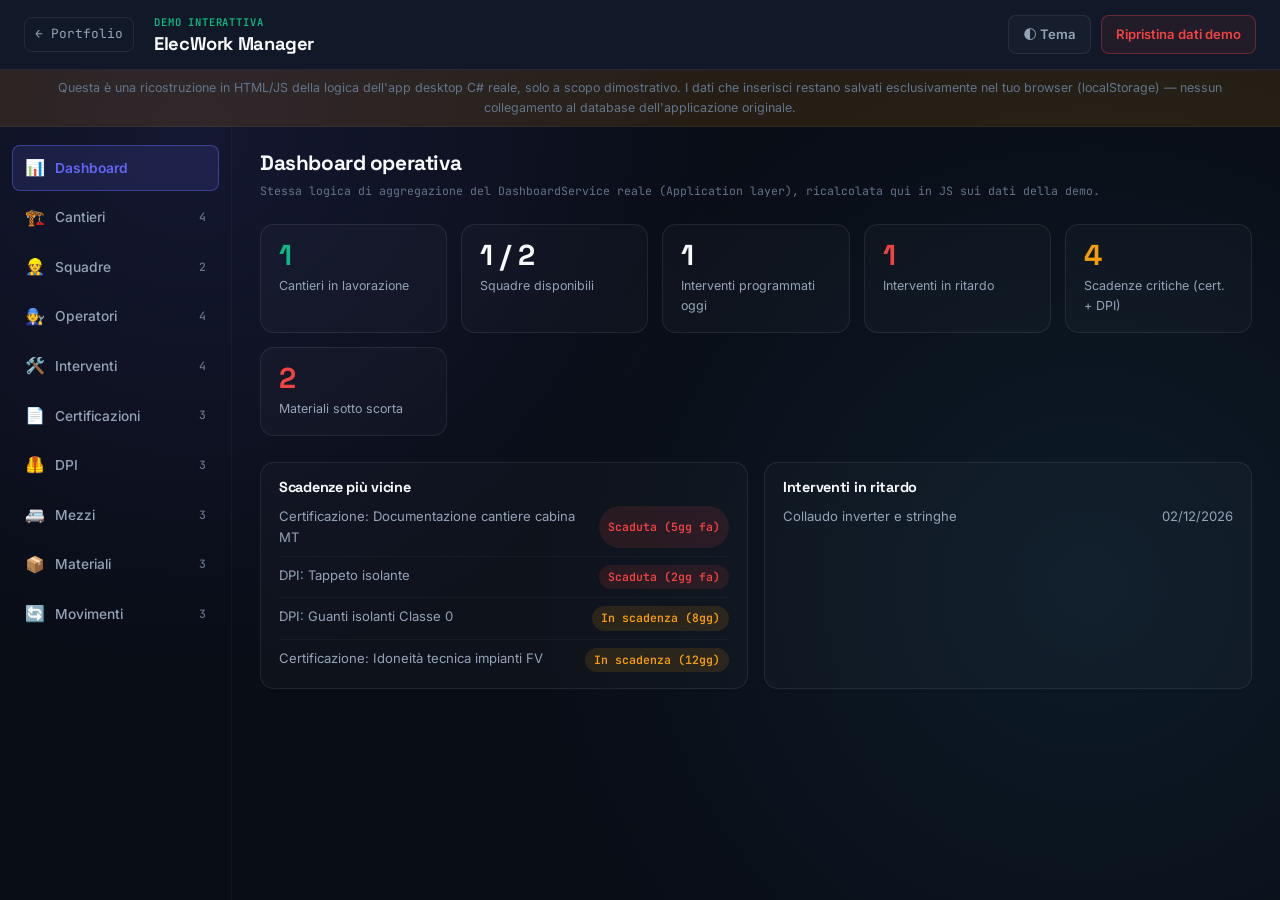
<file: gestionale.html>
<!DOCTYPE html>
<html lang="it">
<head>
<meta charset="UTF-8">
<meta name="viewport" content="width=device-width, initial-scale=1.0">
<title>ElecWork Manager — Demo | Marco Cristofari</title>
<script>
  // Applica subito il tema salvato per evitare il flash bianco/scuro al caricamento
  (function () {
    var tema = localStorage.getItem('tema');
    if (tema) document.documentElement.setAttribute('data-theme', tema);
  })();
</script>
<script src="transitions.js" defer></script>
<link rel="preconnect" href="https://fonts.googleapis.com">
<link href="https://fonts.googleapis.com/css2?family=Inter:wght@400;500;600;700&family=Space+Grotesk:wght@500;600;700&family=JetBrains+Mono:wght@500;600&display=swap" rel="stylesheet">
<link rel="icon" href="favicon.png">
<link rel="stylesheet" href="styles.css">
<link rel="stylesheet" href="gestionale-demo.css">
</head>
<body class="page-hidden gestionale-body">

  <header class="gestionale-topbar">
    <a href="progetti.html" class="gestionale-back-link">← Portfolio</a>
    <div class="gestionale-topbar-title">
      <span class="gestionale-topbar-badge">Demo interattiva</span>
      <h1>ElecWork Manager</h1>
    </div>
    <div class="gestionale-topbar-actions">
      <button type="button" class="gestionale-btn" id="gestionaleThemeToggle" title="Cambia tema">🌓 Tema</button>
      <button type="button" class="gestionale-btn gestionale-btn-danger" id="gestionaleBtnReset">Ripristina dati demo</button>
    </div>
  </header>

  <p class="gestionale-disclaimer">
    Questa è una ricostruzione in HTML/JS della logica dell'app desktop C# reale, solo a scopo dimostrativo. I dati che inserisci restano salvati esclusivamente nel tuo browser (localStorage) — nessun collegamento al database dell'applicazione originale.
  </p>

  <div class="gestionale-layout">
    <nav class="gestionale-sidebar" id="gestionaleSidebar" aria-label="Moduli gestionale"></nav>
    <main class="gestionale-main" id="gestionaleMain"></main>
  </div>

  <div class="gestionale-modal-overlay" id="gestionaleModalOverlay">
    <div class="gestionale-modal" id="gestionaleModal"></div>
  </div>

  <script src="gestionale-demo.js" defer></script>
</body>
</html>
</file>
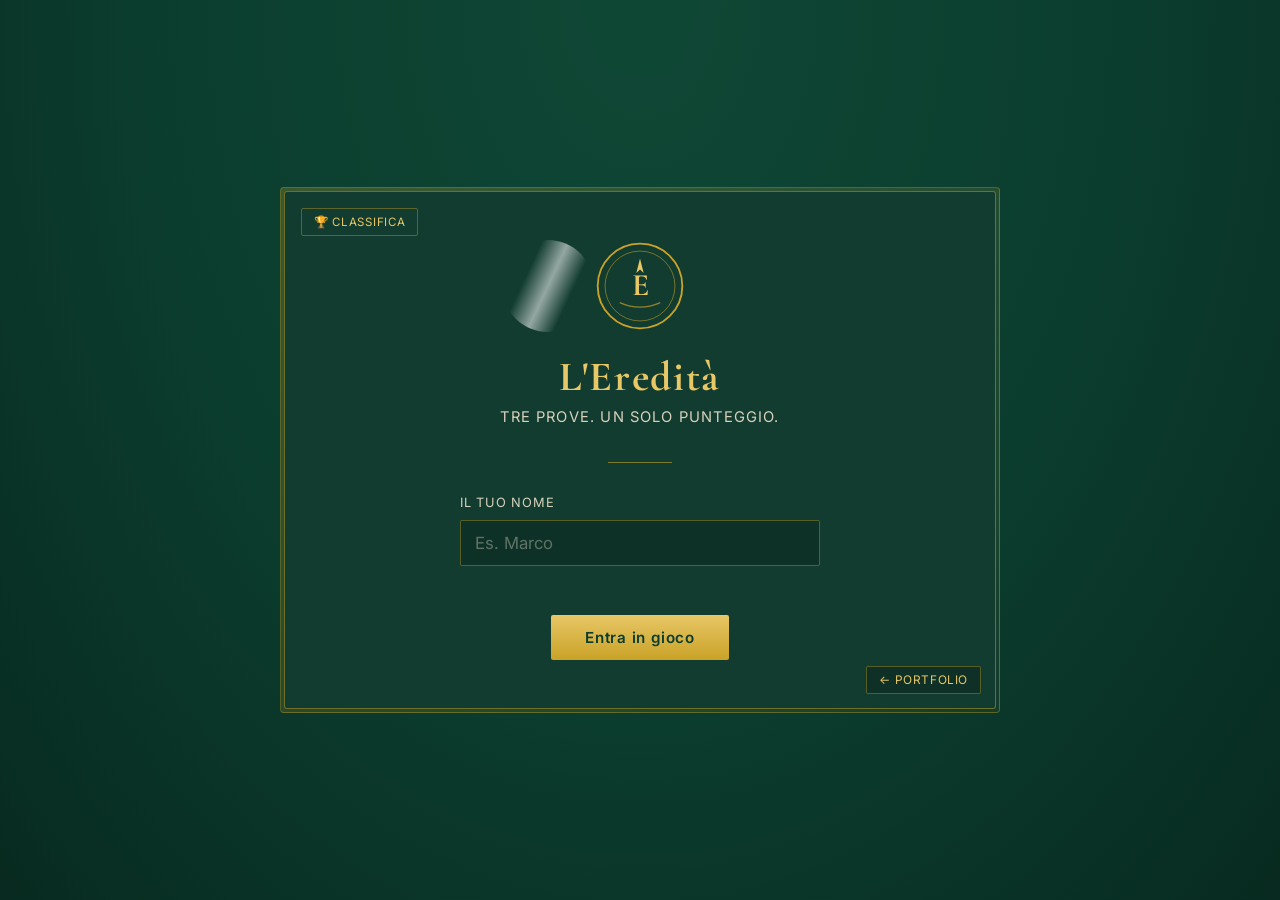
<file: gioco.html>
<!DOCTYPE html>
<html lang="it">
<head>
<meta charset="UTF-8">
<meta name="viewport" content="width=device-width, initial-scale=1.0">
<title>L'Eredità</title>
<script src="transitions.js" defer></script>
<link rel="preconnect" href="https://fonts.googleapis.com">
<link href="https://fonts.googleapis.com/css2?family=Cormorant+Garamond:wght@500;600;700&family=Inter:wght@400;500;600&family=IBM+Plex+Mono:wght@500;600&display=swap" rel="stylesheet">
<style>
  :root {
    --verde-scuro: #0B3D2E;
    --verde-pannello: #123C30;
    --verde-pannello-alt: #164536;
    --oro: #C9A227;
    --oro-chiaro: #E8C766;
    --crema: #F3EEDC;
    --crema-soft: #D8D2BC;
    --bordeaux: #7A2436;
    --bordeaux-chiaro: #A8394F;
  }

  * { box-sizing: border-box; }

  html { background: #082A20; }

  body {
    margin: 0;
    min-height: 100vh;
    background:
      radial-gradient(ellipse at top, #0F4735 0%, var(--verde-scuro) 55%, #082A20 100%);
    color: var(--crema);
    font-family: 'Inter', sans-serif;
    display: flex;
    align-items: center;
    justify-content: center;
    padding: 32px 16px;
    opacity: 1;
    transition: opacity 0.32s ease;
  }

  /* Transizione di ingresso/uscita tra pagine (vedi transitions.js) */
  body.page-hidden {
    opacity: 0;
  }

  .cornice {
    width: 100%;
    max-width: 720px;
    border: 1px solid rgba(201, 162, 39, 0.35);
    border-radius: 4px;
    padding: 3px;
    background: linear-gradient(135deg, rgba(201,162,39,0.25), rgba(201,162,39,0.05));
  }

  .contenuto {
    background: var(--verde-pannello);
    border: 1px solid rgba(201, 162, 39, 0.5);
    border-radius: 3px;
    padding: 48px 40px;
    position: relative;
    overflow: hidden;
  }

  .btn-esci-globale {
    position: absolute;
    top: 16px;
    right: 16px;
    background: none;
    border: 1px solid rgba(201, 162, 39, 0.3);
    color: var(--crema-soft);
    font-family: 'Inter', sans-serif;
    font-size: 0.72rem;
    letter-spacing: 0.06em;
    text-transform: uppercase;
    padding: 6px 12px;
    border-radius: 2px;
    cursor: pointer;
    display: none;
    transition: border-color 0.15s, color 0.15s;
  }

  .btn-esci-globale:hover {
    border-color: var(--bordeaux-chiaro);
    color: var(--bordeaux-chiaro);
  }

  .btn-esci-globale:focus-visible { outline: 2px solid var(--oro-chiaro); outline-offset: 2px; }

  .btn-classifica-globale {
    position: absolute;
    top: 16px;
    left: 16px;
    background: none;
    border: 1px solid rgba(201, 162, 39, 0.4);
    color: var(--oro-chiaro);
    font-family: 'Inter', sans-serif;
    font-size: 0.72rem;
    letter-spacing: 0.06em;
    text-transform: uppercase;
    padding: 6px 12px;
    border-radius: 2px;
    cursor: pointer;
    transition: border-color 0.15s, background 0.15s;
  }

  .btn-classifica-globale:hover {
    border-color: var(--oro-chiaro);
    background: rgba(201, 162, 39, 0.12);
  }

  .btn-classifica-globale:focus-visible { outline: 2px solid var(--oro-chiaro); outline-offset: 2px; }

  .btn-portfolio-ritorno {
    position: absolute;
    bottom: 14px;
    right: 14px;
    background: rgba(0,0,0,0.2);
    border: 1px solid rgba(201, 162, 39, 0.4);
    color: var(--oro-chiaro);
    font-family: 'Inter', sans-serif;
    font-size: 0.74rem;
    letter-spacing: 0.05em;
    text-transform: uppercase;
    text-decoration: none;
    padding: 6px 12px;
    border-radius: 2px;
    transition: all 0.15s ease;
    z-index: 10;
  }
  .btn-portfolio-ritorno:hover {
    border-color: var(--oro-chiaro);
    background: rgba(201, 162, 39, 0.18);
    color: #fff;
  }


  .lista-classifica {
    list-style: none;
    padding: 0;
    margin: 0 0 24px;
    display: flex;
    flex-direction: column;
    gap: 10px;
  }

  .riga-classifica {
    display: flex;
    align-items: center;
    gap: 16px;
    background: var(--verde-pannello-alt);
    border: 1px solid rgba(201, 162, 39, 0.3);
    border-radius: 3px;
    padding: 14px 18px;
  }

  .riga-classifica .nome-giocatore {
    flex: 1;
    font-size: 1.02rem;
    font-weight: 600;
    color: var(--crema);
  }

  .riga-classifica .punteggio-classifica {
    font-family: 'IBM Plex Mono', monospace;
    color: var(--oro-chiaro);
    font-weight: 600;
  }

  .classifica-vuota {
    text-align: center;
    color: var(--crema-soft);
    font-family: 'Cormorant Garamond', serif;
    font-size: 1.15rem;
    padding: 30px 10px;
  }

  .schermata { display: none; }
  .schermata.attiva { display: block; animation: comparsa 0.5s ease; }

  @keyframes comparsa {
    from { opacity: 0; transform: translateY(8px); }
    to { opacity: 1; transform: translateY(0); }
  }

  /* --- Sigillo (elemento firma) --- */
  .sigillo-wrapper {
    display: flex;
    justify-content: center;
    margin-bottom: 20px;
  }

  .sigillo {
    width: 92px;
    height: 92px;
    position: relative;
  }

  .sigillo svg { width: 100%; height: 100%; }

  .sigillo .brillio {
    position: absolute;
    top: 0; left: -100%;
    width: 100%; height: 100%;
    background: linear-gradient(115deg, transparent 30%, rgba(255,255,255,0.55) 50%, transparent 70%);
    animation: sweep 2.2s ease-in-out 0.3s 1;
    border-radius: 50%;
  }

  @keyframes sweep {
    0% { left: -120%; }
    60% { left: 120%; }
    100% { left: 120%; }
  }

  h1.titolo {
    font-family: 'Cormorant Garamond', serif;
    font-weight: 700;
    font-size: 2.6rem;
    text-align: center;
    letter-spacing: 0.04em;
    margin: 0 0 6px;
    color: var(--oro-chiaro);
  }

  p.sottotitolo {
    text-align: center;
    color: var(--crema-soft);
    font-size: 0.92rem;
    letter-spacing: 0.08em;
    text-transform: uppercase;
    margin: 0 0 36px;
  }

  .divisore {
    width: 64px;
    height: 1px;
    background: var(--oro);
    margin: 0 auto 32px;
    opacity: 0.6;
  }

  /* --- Login --- */
  .campo-nome {
    display: flex;
    flex-direction: column;
    gap: 10px;
    max-width: 360px;
    margin: 0 auto 28px;
  }

  label.etichetta {
    font-size: 0.8rem;
    letter-spacing: 0.06em;
    text-transform: uppercase;
    color: var(--crema-soft);
  }

  input[type="text"] {
    background: rgba(0,0,0,0.18);
    border: 1px solid rgba(201, 162, 39, 0.4);
    border-radius: 2px;
    color: var(--crema);
    font-family: 'Inter', sans-serif;
    font-size: 1.05rem;
    padding: 12px 14px;
    outline: none;
    transition: border-color 0.2s, box-shadow 0.2s;
  }

  input[type="text"]:focus {
    border-color: var(--oro-chiaro);
    box-shadow: 0 0 0 3px rgba(232, 199, 102, 0.22);
  }

  input[type="text"]::placeholder { color: rgba(243, 238, 220, 0.35); }

  .messaggio-errore {
    color: var(--bordeaux-chiaro);
    font-size: 0.85rem;
    min-height: 1.2em;
    text-align: center;
    margin: -14px auto 18px;
    max-width: 360px;
  }

  .azioni { display: flex; justify-content: center; }

  button.bottone-oro {
    font-family: 'Inter', sans-serif;
    font-weight: 600;
    font-size: 0.95rem;
    letter-spacing: 0.05em;
    color: var(--verde-scuro);
    background: linear-gradient(180deg, var(--oro-chiaro), var(--oro));
    border: none;
    border-radius: 2px;
    padding: 13px 34px;
    cursor: pointer;
    transition: transform 0.15s, box-shadow 0.15s;
  }

  button.bottone-oro:hover { box-shadow: 0 4px 14px rgba(201, 162, 39, 0.35); transform: translateY(-1px); }
  button.bottone-oro:active { transform: translateY(0); }
  button.bottone-oro:focus-visible { outline: 2px solid var(--crema); outline-offset: 3px; }

  /* --- Bentornato / storico --- */
  .box-storico {
    background: rgba(0,0,0,0.16);
    border-left: 2px solid var(--oro);
    border-radius: 2px;
    padding: 14px 18px;
    max-width: 420px;
    margin: -8px auto 28px;
    font-size: 0.92rem;
    color: var(--crema-soft);
    text-align: center;
  }

  .box-storico strong { color: var(--oro-chiaro); font-family: 'IBM Plex Mono', monospace; }

  /* --- Menu --- */
  .saluto {
    text-align: center;
    color: var(--crema-soft);
    font-size: 0.95rem;
    margin: -12px 0 30px;
  }

  .saluto strong { color: var(--oro-chiaro); font-weight: 600; }

  .griglia-modi {
    display: flex;
    flex-direction: column;
    gap: 14px;
  }

  .targa {
    display: flex;
    align-items: center;
    gap: 20px;
    background: var(--verde-pannello-alt);
    border: 1px solid rgba(201, 162, 39, 0.3);
    border-radius: 3px;
    padding: 18px 22px;
    cursor: pointer;
    text-align: left;
    color: var(--crema);
    font-family: 'Inter', sans-serif;
    transition: border-color 0.2s, background 0.2s, transform 0.15s;
    width: 100%;
  }

  .targa:hover {
    border-color: var(--oro);
    background: #1B5342;
    transform: translateX(3px);
  }

  .targa:focus-visible { outline: 2px solid var(--oro-chiaro); outline-offset: 2px; }

  .numero-romano {
    font-family: 'Cormorant Garamond', serif;
    font-size: 1.8rem;
    font-weight: 600;
    color: var(--oro);
    min-width: 38px;
    text-align: center;
  }

  .targa-testi { flex: 1; }

  .targa-nome {
    font-size: 1.08rem;
    font-weight: 600;
    margin-bottom: 3px;
  }

  .targa-desc {
    font-size: 0.84rem;
    color: var(--crema-soft);
  }

  .freccia { color: var(--oro); font-size: 1.2rem; opacity: 0.7; }

  .targa.completata {
    cursor: default;
    opacity: 0.55;
  }

  .targa.completata:hover {
    border-color: rgba(201, 162, 39, 0.3);
    background: var(--verde-pannello-alt);
    transform: none;
  }

  .targa.completata .segno-fatto {
    color: var(--oro);
    font-size: 0.82rem;
    letter-spacing: 0.03em;
    white-space: nowrap;
  }

  .messaggio-tutte-complete {
    text-align: center;
    color: var(--oro-chiaro);
    font-family: 'Cormorant Garamond', serif;
    font-size: 1.15rem;
    margin-top: 22px;
    display: none;
  }

  .messaggio-tutte-complete.visibile { display: block; }

  /* --- Schermata placeholder (fasi future) --- */
  .placeholder {
    text-align: center;
    padding: 40px 10px 10px;
  }

  .placeholder p { color: var(--crema-soft); line-height: 1.6; }

  .link-indietro {
    background: none;
    border: none;
    color: var(--oro-chiaro);
    font-family: 'Inter', sans-serif;
    font-size: 0.9rem;
    cursor: pointer;
    margin-top: 24px;
    text-decoration: underline;
    text-underline-offset: 3px;
  }

  .link-indietro:focus-visible { outline: 2px solid var(--oro-chiaro); outline-offset: 3px; }

  /* --- Quiz: intestazione di gioco (riusata anche dalle fasi future) --- */
  .barra-gioco {
    display: flex;
    justify-content: space-between;
    align-items: center;
    margin-bottom: 26px;
    padding-bottom: 14px;
    border-bottom: 1px solid rgba(201, 162, 39, 0.25);
  }

  .barra-gioco .progresso {
    font-family: 'IBM Plex Mono', monospace;
    font-size: 0.85rem;
    color: var(--crema-soft);
    letter-spacing: 0.03em;
  }

  .barra-gioco .punteggio-live {
    font-family: 'IBM Plex Mono', monospace;
    font-size: 0.95rem;
    color: var(--oro-chiaro);
    font-weight: 600;
  }

  .carta-domanda {
    background: rgba(0,0,0,0.16);
    border: 1px solid rgba(201, 162, 39, 0.3);
    border-radius: 3px;
    padding: 26px 24px;
    margin-bottom: 22px;
    text-align: center;
  }

  .carta-domanda p.testo-domanda {
    font-family: 'Cormorant Garamond', serif;
    font-size: 1.5rem;
    font-weight: 600;
    color: var(--crema);
    line-height: 1.4;
    margin: 0;
  }

  .riga-tentativi {
    display: flex;
    justify-content: center;
    gap: 7px;
    margin-top: 16px;
  }

  .gettone {
    width: 10px;
    height: 10px;
    border-radius: 50%;
    background: var(--oro);
    opacity: 0.9;
    transition: opacity 0.2s, background 0.2s;
  }

  .gettone.usato { background: var(--bordeaux); opacity: 0.35; }

  .riga-risposta {
    display: flex;
    gap: 10px;
    max-width: 420px;
    margin: 0 auto 16px;
  }

  .riga-risposta input[type="text"] { flex: 1; min-width: 0; }

  button.bottone-oro.compatto { padding: 12px 24px; white-space: nowrap; }

  .banner-esito {
    max-width: 420px;
    margin: 0 auto 24px;
    padding: 12px 16px;
    border-radius: 2px;
    font-size: 0.92rem;
    text-align: center;
    min-height: 1.3em;
  }

  .banner-esito.corretto {
    background: rgba(201, 162, 39, 0.16);
    border: 1px solid var(--oro);
    color: var(--oro-chiaro);
  }

  .banner-esito.sbagliato {
    background: rgba(122, 36, 54, 0.22);
    border: 1px solid var(--bordeaux-chiaro);
    color: var(--bordeaux-chiaro);
  }

  .banner-esito:empty { display: none; }

  /* --- Ruota della Fortuna --- */
  .frase-display {
    display: flex;
    flex-wrap: wrap;
    justify-content: center;
    gap: 10px 18px;
    margin-bottom: 26px;
  }

  .parola-gruppo {
    display: flex;
    gap: 4px;
  }

  .lettera-tile {
    min-width: 30px;
    height: 40px;
    display: flex;
    align-items: center;
    justify-content: center;
    font-family: 'IBM Plex Mono', monospace;
    font-size: 1.15rem;
    font-weight: 600;
    color: var(--crema);
  }

  .lettera-tile.riempita {
    border-bottom: 2px solid var(--oro);
  }

  .lettera-tile.vuota {
    border-bottom: 2px solid rgba(216, 210, 188, 0.3);
    color: transparent;
  }

  .tastiera {
    display: flex;
    flex-wrap: wrap;
    justify-content: center;
    gap: 6px;
    max-width: 460px;
    margin: 0 auto 22px;
  }

  .tasto-lettera {
    width: 34px;
    height: 34px;
    border-radius: 2px;
    border: 1px solid rgba(201, 162, 39, 0.4);
    background: rgba(0,0,0,0.16);
    color: var(--crema);
    font-family: 'Inter', sans-serif;
    font-weight: 600;
    font-size: 0.85rem;
    cursor: pointer;
    text-transform: uppercase;
    transition: background 0.15s, border-color 0.15s, opacity 0.15s;
  }

  .tasto-lettera:hover:not(:disabled) { border-color: var(--oro-chiaro); background: rgba(201,162,39,0.15); }
  .tasto-lettera:focus-visible { outline: 2px solid var(--oro-chiaro); outline-offset: 2px; }

  .tasto-lettera.corretta { background: rgba(201, 162, 39, 0.35); border-color: var(--oro); }
  .tasto-lettera.sbagliata { background: rgba(122, 36, 54, 0.3); border-color: var(--bordeaux-chiaro); opacity: 0.5; }
  .tasto-lettera:disabled { cursor: default; }

  .separatore-o {
    text-align: center;
    color: var(--crema-soft);
    font-size: 0.78rem;
    text-transform: uppercase;
    letter-spacing: 0.08em;
    margin: 4px 0 14px;
  }

  /* --- Schermata di fine modalità --- */
  .riepilogo-fine {
    text-align: center;
  }

  .riepilogo-fine .punteggio-grande {
    font-family: 'IBM Plex Mono', monospace;
    font-size: 3rem;
    font-weight: 600;
    color: var(--oro-chiaro);
    margin: 6px 0 18px;
  }

  .griglia-statistiche {
    display: grid;
    grid-template-columns: repeat(3, 1fr);
    gap: 10px;
    max-width: 420px;
    margin: 0 auto 30px;
  }

  .statistica-box {
    background: rgba(0,0,0,0.16);
    border: 1px solid rgba(201, 162, 39, 0.25);
    border-radius: 3px;
    padding: 14px 8px;
  }

  .statistica-box .valore {
    font-family: 'IBM Plex Mono', monospace;
    font-size: 1.3rem;
    font-weight: 600;
    color: var(--oro-chiaro);
  }

  .statistica-box .etichetta-mini {
    font-size: 0.72rem;
    color: var(--crema-soft);
    text-transform: uppercase;
    letter-spacing: 0.05em;
    margin-top: 3px;
  }

  /* --- Ghigliottina --- */
  .lista-indizi {
    list-style: none;
    margin: 0 0 24px;
    padding: 0;
    max-width: 360px;
    margin-left: auto;
    margin-right: auto;
  }

  .lista-indizi li {
    display: flex;
    align-items: center;
    gap: 14px;
    padding: 10px 4px;
    border-bottom: 1px solid rgba(201, 162, 39, 0.15);
    font-family: 'Cormorant Garamond', serif;
    font-size: 1.2rem;
  }

  .lista-indizi li:last-child { border-bottom: none; }

  .indizio-numero {
    width: 22px;
    height: 22px;
    border-radius: 50%;
    border: 1px solid var(--oro);
    color: var(--oro);
    font-family: 'IBM Plex Mono', monospace;
    font-size: 0.72rem;
    display: flex;
    align-items: center;
    justify-content: center;
    flex-shrink: 0;
  }

  @media (max-width: 480px) {
    .contenuto { padding: 34px 20px; }
    h1.titolo { font-size: 2.1rem; }
    .targa { padding: 14px 16px; gap: 14px; }

    .riga-risposta {
      flex-direction: column;
    }

    .riga-risposta button.bottone-oro.compatto {
      width: 100%;
    }

    .tasto-lettera {
      width: 30px;
      height: 30px;
      font-size: 0.78rem;
    }
  }

  @media (prefers-reduced-motion: reduce) {
    .sigillo .brillio { animation: none; display: none; }
    .schermata.attiva { animation: none; }
  }
</style>
</head>
<body class="page-hidden">

<div class="cornice">
  <div class="contenuto">

    <button class="btn-esci-globale" id="btn-esci-globale">Esci</button>
    <button class="btn-classifica-globale" id="btn-classifica-globale">🏆 Classifica</button>
    <a href="progetti.html" class="btn-portfolio-ritorno" title="Torna al portfolio di Marco Cristofari">← Portfolio</a>

    <div class="sigillo-wrapper">
      <div class="sigillo">
        <svg viewBox="0 0 100 100" xmlns="http://www.w3.org/2000/svg">
          <circle cx="50" cy="50" r="46" fill="none" stroke="#C9A227" stroke-width="2"/>
          <circle cx="50" cy="50" r="38" fill="none" stroke="#C9A227" stroke-width="1" opacity="0.6"/>
          <path d="M50 20 L54 36 L50 32 L46 36 Z" fill="#E8C766"/>
          <text x="50" y="60" font-family="Cormorant Garamond, serif" font-size="34" font-weight="700"
                fill="#E8C766" text-anchor="middle">E</text>
          <path d="M28 68 Q50 78 72 68" fill="none" stroke="#C9A227" stroke-width="1.5" opacity="0.7"/>
        </svg>
        <div class="brillio"></div>
      </div>
    </div>

    <h1 class="titolo">L'Eredità</h1>
    <p class="sottotitolo">Tre prove. Un solo punteggio.</p>
    <div class="divisore"></div>

    <!-- SCHERMATA: LOGIN -->
    <section id="schermata-login" class="schermata attiva">
      <div class="campo-nome">
        <label class="etichetta" for="input-nome">Il tuo nome</label>
        <input type="text" id="input-nome" placeholder="Es. Marco" autocomplete="off" maxlength="24">
      </div>
      <p class="messaggio-errore" id="errore-nome"></p>
      <div class="azioni">
        <button class="bottone-oro" id="btn-entra">Entra in gioco</button>
      </div>
    </section>

    <!-- SCHERMATA: MENU -->
    <section id="schermata-menu" class="schermata">
      <p class="saluto" id="testo-saluto"></p>
      <div class="box-storico" id="box-storico" style="display:none;"></div>

      <div class="griglia-modi">
        <button class="targa" data-modo="quiz">
          <span class="numero-romano">I</span>
          <span class="targa-testi">
            <div class="targa-nome">Quiz Classico</div>
            <div class="targa-desc">Domande a risposta aperta, tre tentativi ciascuna</div>
          </span>
          <span class="freccia">→</span>
        </button>

        <button class="targa" data-modo="ruota">
          <span class="numero-romano">II</span>
          <span class="targa-testi">
            <div class="targa-nome">Ruota della Fortuna</div>
            <div class="targa-desc">Scopri la frase misteriosa lettera per lettera</div>
          </span>
          <span class="freccia">→</span>
        </button>

        <button class="targa" data-modo="ghigliottina">
          <span class="numero-romano">III</span>
          <span class="targa-testi">
            <div class="targa-nome">Ghigliottina</div>
            <div class="targa-desc">Cinque indizi, una sola parola finale</div>
          </span>
          <span class="freccia">→</span>
        </button>
      </div>

      <p class="messaggio-tutte-complete" id="messaggio-tutte-complete">
        Hai completato tutte e tre le prove di questa run.
      </p>
    </section>

    <!-- SCHERMATA: QUIZ CLASSICO (gameplay) -->
    <section id="schermata-quiz" class="schermata">
      <div class="barra-gioco">
        <span class="progresso" id="quiz-progresso">Domanda 1/5</span>
        <span class="punteggio-live" id="quiz-punteggio-live">0 pt</span>
      </div>

      <div class="carta-domanda">
        <p class="testo-domanda" id="quiz-testo-domanda">—</p>
      </div>

      <div class="riga-risposta">
        <input type="text" id="quiz-input-risposta" placeholder="Scrivi la tua risposta..." autocomplete="off">
        <button class="bottone-oro compatto" id="quiz-btn-invia">Rispondi</button>
      </div>

      <div class="riga-tentativi" id="quiz-riga-tentativi"></div>

      <p class="banner-esito" id="quiz-banner-esito"></p>
    </section>

    <!-- SCHERMATA: QUIZ CLASSICO (riepilogo) -->
    <section id="schermata-quiz-fine" class="schermata">
      <div class="riepilogo-fine">
        <p class="etichetta" style="text-align:center;">Quiz Classico completato</p>
        <div class="punteggio-grande" id="quiz-fine-punteggio">0</div>

        <div class="griglia-statistiche">
          <div class="statistica-box">
            <div class="valore" id="quiz-fine-corrette">0</div>
            <div class="etichetta-mini">Corrette</div>
          </div>
          <div class="statistica-box">
            <div class="valore" id="quiz-fine-sbagliate">0</div>
            <div class="etichetta-mini">Sbagliate</div>
          </div>
          <div class="statistica-box">
            <div class="valore" id="quiz-fine-tentativi">0</div>
            <div class="etichetta-mini">Tentativi</div>
          </div>
        </div>

        <button class="bottone-oro" id="quiz-btn-torna-menu">Torna al menu</button>
      </div>
    </section>

    <!-- SCHERMATA: RUOTA DELLA FORTUNA (gameplay) -->
    <section id="schermata-ruota" class="schermata">
      <div class="barra-gioco">
        <span class="progresso" id="ruota-tentativi-testo">Tentativi: 7</span>
        <span class="punteggio-live" id="ruota-punteggio-live">0 pt</span>
      </div>

      <div class="frase-display" id="ruota-frase-display"></div>

      <div class="riga-tentativi" id="ruota-riga-tentativi"></div>

      <p class="banner-esito" id="ruota-banner-esito" style="margin-top:16px;"></p>

      <div class="tastiera" id="ruota-tastiera"></div>

      <p class="separatore-o">oppure</p>

      <div class="riga-risposta">
        <input type="text" id="ruota-input-frase" placeholder="Indovina la frase intera..." autocomplete="off">
        <button class="bottone-oro compatto" id="ruota-btn-invia-frase">Indovina</button>
      </div>
    </section>

    <!-- SCHERMATA: RUOTA DELLA FORTUNA (riepilogo) -->
    <section id="schermata-ruota-fine" class="schermata">
      <div class="riepilogo-fine">
        <p class="etichetta" style="text-align:center;">Ruota della Fortuna completata</p>
        <div class="punteggio-grande" id="ruota-fine-punteggio">0</div>

        <div class="griglia-statistiche">
          <div class="statistica-box">
            <div class="valore" id="ruota-fine-corrette">0</div>
            <div class="etichetta-mini">Lettere giuste</div>
          </div>
          <div class="statistica-box">
            <div class="valore" id="ruota-fine-sbagliate">0</div>
            <div class="etichetta-mini">Sbagliate</div>
          </div>
          <div class="statistica-box">
            <div class="valore" id="ruota-fine-tentativi">0</div>
            <div class="etichetta-mini">Tentativi</div>
          </div>
        </div>

        <button class="bottone-oro" id="ruota-btn-torna-menu">Torna al menu</button>
      </div>
    </section>

    <!-- SCHERMATA: GHIGLIOTTINA (gameplay) -->
    <section id="schermata-ghigliottina" class="schermata">
      <div class="barra-gioco">
        <span class="progresso" id="ghigliottina-tentativi-testo">Tentativi: 5</span>
        <span class="punteggio-live" id="ghigliottina-punteggio-live">0 pt</span>
      </div>

      <ul class="lista-indizi" id="ghigliottina-lista-indizi"></ul>

      <div class="riga-risposta">
        <input type="text" id="ghigliottina-input-parola" placeholder="La parola finale è..." autocomplete="off">
        <button class="bottone-oro compatto" id="ghigliottina-btn-invia">Indovina</button>
      </div>

      <div class="riga-tentativi" id="ghigliottina-riga-tentativi"></div>

      <p class="banner-esito" id="ghigliottina-banner-esito"></p>
    </section>

    <!-- SCHERMATA: GHIGLIOTTINA (riepilogo) -->
    <section id="schermata-ghigliottina-fine" class="schermata">
      <div class="riepilogo-fine">
        <p class="etichetta" style="text-align:center;">Ghigliottina completata</p>
        <div class="punteggio-grande" id="ghigliottina-fine-punteggio">0</div>

        <div class="griglia-statistiche">
          <div class="statistica-box">
            <div class="valore" id="ghigliottina-fine-corrette">0</div>
            <div class="etichetta-mini">Corrette</div>
          </div>
          <div class="statistica-box">
            <div class="valore" id="ghigliottina-fine-sbagliate">0</div>
            <div class="etichetta-mini">Sbagliate</div>
          </div>
          <div class="statistica-box">
            <div class="valore" id="ghigliottina-fine-tentativi">0</div>
            <div class="etichetta-mini">Tentativi</div>
          </div>
        </div>

        <button class="bottone-oro" id="ghigliottina-btn-torna-menu">Torna al menu</button>
      </div>
    </section>

    <!-- SCHERMATA: RIEPILOGO FINALE RUN -->
    <section id="schermata-riepilogo-finale" class="schermata">
      <div class="riepilogo-fine">
        <p class="etichetta" style="text-align:center;">Run completata</p>
        <div class="punteggio-grande" id="riepilogo-punteggio-totale">0</div>

        <div class="griglia-statistiche">
          <div class="statistica-box">
            <div class="valore" id="riepilogo-punti-quiz">0</div>
            <div class="etichetta-mini">Quiz</div>
          </div>
          <div class="statistica-box">
            <div class="valore" id="riepilogo-punti-ruota">0</div>
            <div class="etichetta-mini">Ruota</div>
          </div>
          <div class="statistica-box">
            <div class="valore" id="riepilogo-punti-ghigliottina">0</div>
            <div class="etichetta-mini">Ghigliottina</div>
          </div>
        </div>

        <p class="box-storico" id="riepilogo-confronto" style="display:none;"></p>

        <div class="azioni">
          <button class="bottone-oro" id="btn-nuova-run">Rigioca (stesso nome)</button>
        </div>
      </div>
    </section>

    <!-- SCHERMATA: CLASSIFICA -->
    <section id="schermata-classifica" class="schermata">
      <div class="placeholder" style="padding-top:0;">
        <p class="etichetta" style="text-align:center; margin-bottom:20px;">Migliori punteggi</p>

        <ul class="lista-classifica" id="classifica-lista"></ul>
        <p class="classifica-vuota" id="classifica-vuota" style="display:none;">Nessun punteggio salvato</p>

        <button class="link-indietro" id="classifica-btn-indietro">← Indietro</button>
      </div>
    </section>

    <!-- SCHERMATA: PLACEHOLDER (per i modi non ancora implementati) -->
    <section id="schermata-placeholder" class="schermata">
      <div class="placeholder">
        <p id="testo-placeholder"></p>
        <button class="link-indietro" id="btn-indietro">← Torna al menu</button>
      </div>
    </section>

  </div>
</div>

<script>
  // === STATO CONDIVISO (le fasi successive costruiranno su questo oggetto) ===
  const statoGioco = {
    nomeGiocatore: '',
    punteggi: { quiz: 0, ruota: 0, ghigliottina: 0 },
    completati: { quiz: false, ruota: false, ghigliottina: false },
    storico: []
  };

  const CHIAVE_STORICO = 'quizmio-storico-partite';

  // Salva lo storico: usa window.storage se disponibile (dentro Claude.ai),
  // altrimenti localStorage (file aperto direttamente nel browser).
  async function salvaStorico() {
    const json = JSON.stringify(statoGioco.storico);
    try {
      if (window.storage) {
        await window.storage.set(CHIAVE_STORICO, json);
      } else if (window.localStorage) {
        localStorage.setItem(CHIAVE_STORICO, json);
      }
    } catch (errore) {
      console.error('Impossibile salvare lo storico:', errore);
    }
  }

  async function caricaStorico() {
    try {
      if (window.storage) {
        const risultato = await window.storage.get(CHIAVE_STORICO);
        return risultato ? JSON.parse(risultato.value) : [];
      } else if (window.localStorage) {
        const dato = localStorage.getItem(CHIAVE_STORICO);
        return dato ? JSON.parse(dato) : [];
      }
    } catch (errore) {
      console.error('Impossibile caricare lo storico (probabilmente prima esecuzione):', errore);
    }
    return [];
  }

  // Caricamento iniziale: disabilitiamo "Entra in gioco" finché lo storico non è pronto,
  // per evitare che il giocatore parta prima che i dati vecchi siano stati letti.
  (async function inizializza() {
    const btnEntra = document.getElementById('btn-entra');
    const testoOriginale = btnEntra.textContent;
    btnEntra.disabled = true;
    btnEntra.textContent = 'Caricamento...';

    statoGioco.storico = await caricaStorico();

    btnEntra.disabled = false;
    btnEntra.textContent = testoOriginale;
  })();

  const NOMI_MODI = {
    quiz: 'Quiz Classico',
    ruota: 'Ruota della Fortuna',
    ghigliottina: 'Ghigliottina'
  };

  function mostraSchermata(id) {
    document.querySelectorAll('.schermata').forEach(s => s.classList.remove('attiva'));
    document.getElementById(id).classList.add('attiva');
    document.getElementById('btn-esci-globale').style.display = (id === 'schermata-login') ? 'none' : 'block';
  }

  function usciDalGioco() {
    // Abbandona la run: nessuna modalità è "terminata", quindi nessuna statistica viene registrata
    statoGioco.nomeGiocatore = '';
    statoGioco.punteggi = { quiz: 0, ruota: 0, ghigliottina: 0 };
    statoGioco.completati = { quiz: false, ruota: false, ghigliottina: false };

    document.getElementById('input-nome').value = '';
    document.getElementById('errore-nome').textContent = '';

    mostraSchermata('schermata-login');
  }

  function mostraClassifica() {
    const top5 = [...statoGioco.storico]
      .sort((a, b) => b.punteggioTotale - a.punteggioTotale)
      .slice(0, 5);

    const lista = document.getElementById('classifica-lista');
    const vuota = document.getElementById('classifica-vuota');
    lista.innerHTML = '';

    if (top5.length === 0) {
      lista.style.display = 'none';
      vuota.style.display = 'block';
    } else {
      lista.style.display = 'flex';
      vuota.style.display = 'none';

      const numeriRomani = ['I', 'II', 'III', 'IV', 'V'];
      top5.forEach((run, i) => {
        const li = document.createElement('li');
        li.className = 'riga-classifica';
        li.innerHTML =
          `<span class="numero-romano">${numeriRomani[i]}</span>` +
          `<span class="nome-giocatore">${escapeHtml(run.nome)}</span>` +
          `<span class="punteggio-classifica">${run.punteggioTotale} pt</span>`;
        lista.appendChild(li);
      });
    }

    mostraSchermata('schermata-classifica');
  }

  document.getElementById('btn-classifica-globale').addEventListener('click', mostraClassifica);
  document.getElementById('classifica-btn-indietro').addEventListener('click', () => {
    if (statoGioco.nomeGiocatore) {
      aggiornaMenuModalita();
      mostraSchermata('schermata-menu');
    } else {
      mostraSchermata('schermata-login');
    }
  });

  document.getElementById('btn-esci-globale').addEventListener('click', usciDalGioco);

  function aggiornaMenuModalita() {
    let tutteComplete = true;

    document.querySelectorAll('.targa').forEach(btn => {
      const modo = btn.dataset.modo;
      const completata = statoGioco.completati[modo];
      const indicatore = btn.querySelector('.freccia, .segno-fatto');

      btn.classList.toggle('completata', completata);
      btn.disabled = completata;

      if (completata) {
        indicatore.className = 'segno-fatto';
        indicatore.textContent = '✓ Fatto';
      } else {
        indicatore.className = 'freccia';
        indicatore.textContent = '→';
        tutteComplete = false;
      }
    });

    document.getElementById('messaggio-tutte-complete').classList.toggle('visibile', tutteComplete);
    return tutteComplete;
  }

  function mostraRiepilogoFinale() {
    const totale = statoGioco.punteggi.quiz + statoGioco.punteggi.ruota + statoGioco.punteggi.ghigliottina;

    document.getElementById('riepilogo-punteggio-totale').textContent = totale;
    document.getElementById('riepilogo-punti-quiz').textContent = statoGioco.punteggi.quiz;
    document.getElementById('riepilogo-punti-ruota').textContent = statoGioco.punteggi.ruota;
    document.getElementById('riepilogo-punti-ghigliottina').textContent = statoGioco.punteggi.ghigliottina;

    // Confronto con l'ultima run dello STESSO giocatore, salvata in modo persistente
    const runPrecedenti = statoGioco.storico.filter(
      p => p.nome.toLowerCase() === statoGioco.nomeGiocatore.toLowerCase()
    );
    const boxConfronto = document.getElementById('riepilogo-confronto');

    if (runPrecedenti.length > 0) {
      const precedente = runPrecedenti[runPrecedenti.length - 1];
      const differenza = totale - precedente.punteggioTotale;
      let testo;
      if (differenza > 0) testo = `📈 Migliorato rispetto all'ultima run: <strong>+${differenza} punti</strong>`;
      else if (differenza < 0) testo = `📉 Rispetto all'ultima run: <strong>${differenza} punti</strong>`;
      else testo = `➖ Stesso punteggio dell'ultima run (<strong>${totale}</strong>)`;
      boxConfronto.innerHTML = testo;
      boxConfronto.style.display = 'block';
    } else {
      boxConfronto.innerHTML = 'Prima run registrata per questo nome.';
      boxConfronto.style.display = 'block';
    }

    // Registra la run corrente nello storico e la persiste
    statoGioco.storico.push({
      nome: statoGioco.nomeGiocatore,
      punteggioTotale: totale,
      data: new Date().toISOString()
    });
    salvaStorico();

    mostraSchermata('schermata-riepilogo-finale');
    document.getElementById('btn-nuova-run').focus();
  }

  function iniziaNuovaRun() {
    statoGioco.punteggi = { quiz: 0, ruota: 0, ghigliottina: 0 };
    statoGioco.completati = { quiz: false, ruota: false, ghigliottina: false };
    aggiornaMenuModalita();
    mostraSchermata('schermata-menu');
    document.querySelector('.targa:not(:disabled)')?.focus();
  }

  document.getElementById('btn-nuova-run').addEventListener('click', iniziaNuovaRun);

  function entraInGioco() {
    const input = document.getElementById('input-nome');
    const errore = document.getElementById('errore-nome');
    const nome = input.value.trim();

    if (nome === '') {
      errore.textContent = 'Il nome non può essere vuoto.';
      input.focus();
      return;
    }

    errore.textContent = '';
    statoGioco.nomeGiocatore = nome;
    statoGioco.completati = { quiz: false, ruota: false, ghigliottina: false };

    document.getElementById('testo-saluto').innerHTML =
      `Benvenuto, <strong>${escapeHtml(nome)}</strong>. Scegli la prova da affrontare.`;

    // Se questo nome ha già giocato in questa sessione, mostra l'ultimo punteggio
    const runPrecedenti = statoGioco.storico.filter(
      p => p.nome.toLowerCase() === nome.toLowerCase()
    );
    const boxStorico = document.getElementById('box-storico');

    if (runPrecedenti.length > 0) {
      const ultima = runPrecedenti[runPrecedenti.length - 1];
      boxStorico.innerHTML =
        `Bentornato! Partite giocate finora: <strong>${runPrecedenti.length}</strong> — ` +
        `ultimo punteggio: <strong>${ultima.punteggioTotale}</strong>`;
      boxStorico.style.display = 'block';
    } else {
      boxStorico.style.display = 'none';
    }

    aggiornaMenuModalita();
    mostraSchermata('schermata-menu');
    document.querySelector('.targa:not(:disabled)')?.focus();
  }

  function apriModalita(modo) {
    if (statoGioco.completati[modo]) return; // già giocata in questa run

    if (modo === 'quiz') {
      iniziaQuiz();
      return;
    }
    if (modo === 'ruota') {
      iniziaRuota();
      return;
    }
    if (modo === 'ghigliottina') {
      iniziaGhigliottina();
      return;
    }
    document.getElementById('testo-placeholder').textContent =
      `La modalità "${NOMI_MODI[modo]}" verrà costruita in una fase successiva. Struttura e navigazione sono già pronte per riceverla.`;
    mostraSchermata('schermata-placeholder');
  }

  function escapeHtml(testo) {
    const div = document.createElement('div');
    div.textContent = testo;
    return div.innerHTML;
  }

  // ==========================================================
  // QUIZ CLASSICO — stessa logica del backend C#: pool di 20
  // domande, ne peschiamo 5 a caso ad ogni partita, 3 tentativi
  // ciascuna, punteggio proporzionale ai tentativi rimasti.
  // ==========================================================
  const POOL_DOMANDE_QUIZ = [
    { testo: "Qual è la capitale dell'Italia?", risposte: ["Roma"] },
    { testo: "Quale pianeta è il più grande del sistema solare?", risposte: ["Giove"] },
    { testo: "In che anno è caduto il Muro di Berlino?", risposte: ["1989"] },
    { testo: "Qual è il fiume più lungo d'Italia?", risposte: ["Po"] },
    { testo: "Chi ha dipinto la Gioconda?", risposte: ["Leonardo", "leonardo da vinci"] },
    { testo: "Qual è l'oceano più esteso del pianeta?", risposte: ["Pacifico"] },
    { testo: "Qual è la valuta ufficiale del Giappone?", risposte: ["Yen"] },
    { testo: "In quale anno è iniziata la Prima Guerra Mondiale?", risposte: ["1914"] },
    { testo: "Qual è il pianeta più vicino al Sole?", risposte: ["Mercurio"] },
    { testo: "Chi ha scritto la Divina Commedia?", risposte: ["Dante", "dante alighieri"] },
    { testo: "Qual è la montagna più alta d'Italia?", risposte: ["Monte Bianco"] },
    { testo: "Quanti lati ha un esagono?", risposte: ["6", "sei"] },
    { testo: "Qual è la capitale della Francia?", risposte: ["Parigi"] },
    { testo: "In che anno l'uomo è sbarcato sulla Luna per la prima volta?", risposte: ["1969"] },
    { testo: "Qual è il simbolo chimico dell'ossigeno?", risposte: ["O", "ossigeno"] },
    { testo: "Chi ha composto la Nona Sinfonia?", risposte: ["Beethoven", "ludwig van beethoven"] },
    { testo: "Qual è la lingua ufficiale del Brasile?", risposte: ["Portoghese"] },
    { testo: "Quale gas assorbono principalmente le piante per la fotosintesi?", risposte: ["Anidride carbonica", "co2"] },
    { testo: "Qual è la capitale dell'Australia?", risposte: ["Canberra"] },
    { testo: "In quale anno è stata fondata Roma secondo la tradizione?", risposte: ["753"] },
    { testo: "Qual è la capitale della Spagna?", risposte: ["Madrid"] },
    { testo: "Quale pianeta è conosciuto come il pianeta rosso?", risposte: ["Marte"] },
    { testo: "In che anno è terminata la Seconda Guerra Mondiale?", risposte: ["1945"] },
    { testo: "Qual è il mare che bagna la costa toscana?", risposte: ["Tirreno"] },
    { testo: "Chi ha scritto \"I Promessi Sposi\"?", risposte: ["Manzoni", "alessandro manzoni"] },
    { testo: "Qual è la capitale del Portogallo?", risposte: ["Lisbona"] },
    { testo: "Quanti pianeti ci sono nel sistema solare?", risposte: ["8", "otto"] },
    { testo: "Qual è il simbolo chimico del ferro?", risposte: ["Fe", "ferro"] },
    { testo: "In quale anno Cristoforo Colombo scoprì l'America?", risposte: ["1492"] },
    { testo: "Qual è la capitale della Germania?", risposte: ["Berlino"] },
    { testo: "Chi ha dipinto la volta della Cappella Sistina?", risposte: ["Michelangelo", "michelangelo buonarroti"] },
    { testo: "Qual è il vulcano attivo più alto d'Europa?", risposte: ["Etna"] },
    { testo: "Quanti giorni ha un anno bisestile?", risposte: ["366"] },
    { testo: "Qual è la capitale della Russia?", risposte: ["Mosca"] },
    { testo: "Chi ha formulato la teoria della relatività?", risposte: ["Einstein", "albert einstein"] },
    { testo: "Qual è il lago più grande d'Italia?", risposte: ["Garda"] },
    { testo: "In che anno è stata proclamata la Repubblica Italiana?", risposte: ["1946"] },
    { testo: "Qual è la galassia più vicina alla Via Lattea?", risposte: ["Andromeda"] },
    { testo: "Qual è il simbolo chimico dell'oro?", risposte: ["Au", "oro"] },
    { testo: "Chi ha composto \"Le Quattro Stagioni\"?", risposte: ["Vivaldi", "antonio vivaldi"] },
    { testo: "Qual è la capitale del Canada?", risposte: ["Ottawa"] },
    { testo: "Qual è il deserto più esteso al mondo?", risposte: ["Sahara"] },
    { testo: "In che anno è caduto l'Impero Romano d'Occidente?", risposte: ["476"] },
    { testo: "Qual è la moneta ufficiale del Regno Unito?", risposte: ["Sterlina"] },
    { testo: "Chi ha scoperto la penicillina?", risposte: ["Fleming", "alexander fleming"] },
    { testo: "Qual è il pianeta con gli anelli più visibili?", risposte: ["Saturno"] },
    { testo: "Qual è la capitale della Grecia?", risposte: ["Atene"] },
    { testo: "Quante corde ha una chitarra classica?", risposte: ["6", "sei"] },
    { testo: "Chi ha diretto il film \"La vita è bella\"?", risposte: ["Benigni", "roberto benigni"] },
    { testo: "Qual è l'osso più lungo del corpo umano?", risposte: ["Femore"] }
  ];

  const TENTATIVI_PER_DOMANDA = 3;
  const NUMERO_DOMANDE_PARTITA = 5;

  const quizState = {
    domande: [],
    indice: 0,
    tentativiRimanenti: TENTATIVI_PER_DOMANDA,
    punteggio: 0,
    risposteCorrette: 0,
    risposteSbagliate: 0,
    tentativiUtilizzati: 0
  };

  function mescolaEstrai(pool, quanti) {
    // Fisher-Yates parziale: mescola una copia del pool, poi prende i primi N
    const copia = [...pool];
    for (let i = copia.length - 1; i > 0; i--) {
      const j = Math.floor(Math.random() * (i + 1));
      [copia[i], copia[j]] = [copia[j], copia[i]];
    }
    return copia.slice(0, quanti);
  }

  function iniziaQuiz() {
    quizState.domande = mescolaEstrai(POOL_DOMANDE_QUIZ, NUMERO_DOMANDE_PARTITA);
    quizState.indice = 0;
    quizState.tentativiRimanenti = TENTATIVI_PER_DOMANDA;
    quizState.punteggio = 0;
    quizState.risposteCorrette = 0;
    quizState.risposteSbagliate = 0;
    quizState.tentativiUtilizzati = 0;

    mostraSchermata('schermata-quiz');
    renderDomandaQuiz();
  }

  function renderDomandaQuiz() {
    const domanda = quizState.domande[quizState.indice];

    document.getElementById('quiz-progresso').textContent =
      `Domanda ${quizState.indice + 1}/${quizState.domande.length}`;
    document.getElementById('quiz-punteggio-live').textContent = `${quizState.punteggio} pt`;
    document.getElementById('quiz-testo-domanda').textContent = domanda.testo;

    const input = document.getElementById('quiz-input-risposta');
    input.value = '';
    input.focus();

    const banner = document.getElementById('quiz-banner-esito');
    banner.textContent = '';
    banner.className = 'banner-esito';

    renderGettoniTentativi();
  }

  function renderGettoniTentativi() {
    const riga = document.getElementById('quiz-riga-tentativi');
    riga.innerHTML = '';
    const usati = TENTATIVI_PER_DOMANDA - quizState.tentativiRimanenti;
    for (let i = 0; i < TENTATIVI_PER_DOMANDA; i++) {
      const gettone = document.createElement('span');
      gettone.className = 'gettone' + (i < usati ? ' usato' : '');
      riga.appendChild(gettone);
    }
  }

  function inviaRispostaQuiz() {
    const domanda = quizState.domande[quizState.indice];
    const input = document.getElementById('quiz-input-risposta');
    const risposta = input.value.trim().toLowerCase();
    const banner = document.getElementById('quiz-banner-esito');

    if (risposta === '') {
      input.focus();
      return;
    }

    quizState.tentativiUtilizzati++;

    // Accettiamo qualunque variante presente nell'array "risposte" (case-insensitive)
    const corretta = domanda.risposte.some(r => r.toLowerCase() === risposta);

    if (corretta) {
      const punti = quizState.tentativiRimanenti * 100;
      quizState.punteggio += punti;
      quizState.risposteCorrette++;

      banner.textContent = `✓ Corretto! +${punti} punti`;
      banner.className = 'banner-esito corretto';

      setTimeout(avanzaProssimaDomanda, 900);
    } else {
      quizState.tentativiRimanenti--;
      renderGettoniTentativi();

      if (quizState.tentativiRimanenti <= 0) {
        quizState.risposteSbagliate++;
        banner.textContent = `✗ Sbagliato! La risposta corretta era: ${domanda.risposte[0]}`;
        banner.className = 'banner-esito sbagliato';
        setTimeout(avanzaProssimaDomanda, 1400);
      } else {
        banner.textContent = '✗ Sbagliato, riprova.';
        banner.className = 'banner-esito sbagliato';
        input.value = '';
        input.focus();
      }
    }
  }

  function avanzaProssimaDomanda() {
    quizState.indice++;
    quizState.tentativiRimanenti = TENTATIVI_PER_DOMANDA;

    if (quizState.indice >= quizState.domande.length) {
      terminaQuiz();
    } else {
      renderDomandaQuiz();
    }
  }

  function terminaQuiz() {
    statoGioco.punteggi.quiz = quizState.punteggio;
    statoGioco.completati.quiz = true;

    document.getElementById('quiz-fine-punteggio').textContent = quizState.punteggio;
    document.getElementById('quiz-fine-corrette').textContent = quizState.risposteCorrette;
    document.getElementById('quiz-fine-sbagliate').textContent = quizState.risposteSbagliate;
    document.getElementById('quiz-fine-tentativi').textContent = quizState.tentativiUtilizzati;

    mostraSchermata('schermata-quiz-fine');
  }

  document.getElementById('quiz-btn-invia').addEventListener('click', inviaRispostaQuiz);
  document.getElementById('quiz-input-risposta').addEventListener('keydown', e => {
    if (e.key === 'Enter') inviaRispostaQuiz();
  });
  document.getElementById('quiz-btn-torna-menu').addEventListener('click', () => {
    const tutteComplete = aggiornaMenuModalita();
    if (tutteComplete) mostraRiepilogoFinale();
    else mostraSchermata('schermata-menu');
  });

  // ==========================================================
  // RUOTA DELLA FORTUNA — pool di 20 frasi, 7 tentativi totali,
  // +50 per lettera indovinata, +500 per la frase intera.
  // ==========================================================
  const POOL_FRASI_RUOTA = [
    "La vita è bella",
    "Chi va piano va sano e va lontano",
    "Meglio tardi che mai",
    "Non è tutto oro quel che luccica",
    "Chi dorme non piglia pesci",
    "Il mattino ha l'oro in bocca",
    "Tra il dire e il fare c'è di mezzo il mare",
    "L'unione fa la forza",
    "Ride bene chi ride ultimo",
    "Chi trova un amico trova un tesoro",
    "Rosso di sera bel tempo si spera",
    "Tutte le strade portano a Roma",
    "Chi la fa l'aspetti",
    "Volere è potere",
    "Il tempo è denaro",
    "L'erba del vicino è sempre più verde",
    "Non tutti i mali vengono per nuocere",
    "A caval donato non si guarda in bocca",
    "Chi semina vento raccoglie tempesta",
    "Ogni promessa è debito"
  ];

  const TENTATIVI_TOTALI_RUOTA = 7;
  const ALFABETO = "abcdefghijklmnopqrstuvwxyz".split('');

  const ruotaState = {
    frase: '',
    lettereProvate: new Set(),
    tentativiRimanenti: TENTATIVI_TOTALI_RUOTA,
    punteggio: 0,
    risposteCorrette: 0,
    risposteSbagliate: 0,
    tentativiUtilizzati: 0,
    finita: false
  };

  function normalizzaLettera(c) {
    // Confrontiamo ignorando gli accenti (è -> e) così la tastiera resta A-Z
    return c.normalize('NFD').replace(/[\u0300-\u036f]/g, '').toLowerCase();
  }

  function iniziaRuota() {
    ruotaState.frase = POOL_FRASI_RUOTA[Math.floor(Math.random() * POOL_FRASI_RUOTA.length)];
    ruotaState.lettereProvate = new Set();
    ruotaState.tentativiRimanenti = TENTATIVI_TOTALI_RUOTA;
    ruotaState.punteggio = 0;
    ruotaState.risposteCorrette = 0;
    ruotaState.risposteSbagliate = 0;
    ruotaState.tentativiUtilizzati = 0;
    ruotaState.finita = false;

    costruisciTastieraRuota();
    document.getElementById('ruota-input-frase').value = '';
    document.getElementById('ruota-banner-esito').textContent = '';
    document.getElementById('ruota-banner-esito').className = 'banner-esito';

    mostraSchermata('schermata-ruota');
    renderRuota();
  }

  function costruisciTastieraRuota() {
    const tastiera = document.getElementById('ruota-tastiera');
    tastiera.innerHTML = '';
    ALFABETO.forEach(lettera => {
      const btn = document.createElement('button');
      btn.className = 'tasto-lettera';
      btn.textContent = lettera;
      btn.addEventListener('click', () => provaLetteraRuota(lettera));
      tastiera.appendChild(btn);
    });
  }

  function renderRuota() {
    document.getElementById('ruota-tentativi-testo').textContent = `Tentativi: ${ruotaState.tentativiRimanenti}`;
    document.getElementById('ruota-punteggio-live').textContent = `${ruotaState.punteggio} pt`;

    const display = document.getElementById('ruota-frase-display');
    display.innerHTML = '';

    // Raggruppiamo le lettere per parola (split solo sugli spazi veri),
    // così ogni parola resta un blocco unico e va a capo solo nel suo insieme.
    const parole = ruotaState.frase.split(' ');

    parole.forEach(parola => {
      const gruppo = document.createElement('span');
      gruppo.className = 'parola-gruppo';

      for (const c of parola) {
        const tile = document.createElement('span');
        if (/[a-zA-Zàèéìòù]/.test(c)) {
          const norm = normalizzaLettera(c);
          if (ruotaState.lettereProvate.has(norm)) {
            tile.className = 'lettera-tile riempita';
            tile.textContent = c;
          } else {
            tile.className = 'lettera-tile vuota';
            tile.textContent = c;
          }
        } else {
          tile.className = 'lettera-tile riempita';
          tile.textContent = c;
        }
        gruppo.appendChild(tile);
      }

      display.appendChild(gruppo);
    });

    renderGettoniRuota();
  }

  function renderGettoniRuota() {
    const riga = document.getElementById('ruota-riga-tentativi');
    riga.innerHTML = '';
    const usati = TENTATIVI_TOTALI_RUOTA - ruotaState.tentativiRimanenti;
    for (let i = 0; i < TENTATIVI_TOTALI_RUOTA; i++) {
      const gettone = document.createElement('span');
      gettone.className = 'gettone' + (i < usati ? ' usato' : '');
      riga.appendChild(gettone);
    }
  }

  function mostraEsitoRuota(testo, classe) {
    const banner = document.getElementById('ruota-banner-esito');
    banner.textContent = testo;
    banner.className = 'banner-esito ' + classe;
  }

  function provaLetteraRuota(lettera) {
    if (ruotaState.finita || ruotaState.lettereProvate.has(lettera)) return;

    ruotaState.tentativiUtilizzati++;
    ruotaState.lettereProvate.add(lettera);

    const fraseNormalizzata = normalizzaLettera(ruotaState.frase);
    const bottoneTastiera = [...document.querySelectorAll('.tasto-lettera')]
      .find(b => b.textContent === lettera);

    if (fraseNormalizzata.includes(lettera)) {
      ruotaState.punteggio += 50;
      ruotaState.risposteCorrette++;
      mostraEsitoRuota('✓ Lettera trovata! +50 punti', 'corretto');
      if (bottoneTastiera) bottoneTastiera.classList.add('corretta');
    } else {
      ruotaState.tentativiRimanenti--;
      ruotaState.risposteSbagliate++;
      mostraEsitoRuota('✗ Lettera non presente.', 'sbagliato');
      if (bottoneTastiera) bottoneTastiera.classList.add('sbagliata');
    }

    if (bottoneTastiera) bottoneTastiera.disabled = true;

    renderRuota();
    valutaFineRuota();
  }

  function provaFraseInteraRuota() {
    if (ruotaState.finita) return;

    const input = document.getElementById('ruota-input-frase');
    const tentativo = input.value.trim();
    if (tentativo === '') { input.focus(); return; }

    ruotaState.tentativiUtilizzati++;
    input.value = '';

    if (normalizzaLettera(tentativo) === normalizzaLettera(ruotaState.frase)) {
      ruotaState.punteggio += 500;
      ruotaState.risposteCorrette++;
      mostraEsitoRuota('✓ Frase corretta! +500 punti', 'corretto');
      ruotaState.frase.split('').forEach(c => {
        if (/[a-zA-Zàèéìòù]/.test(c)) ruotaState.lettereProvate.add(normalizzaLettera(c));
      });
      terminaRuota();
    } else {
      ruotaState.tentativiRimanenti--;
      ruotaState.risposteSbagliate++;
      mostraEsitoRuota('✗ Frase sbagliata.', 'sbagliato');
      renderRuota();
      valutaFineRuota();
    }
  }

  function fraseCompletaRuota() {
    return ruotaState.frase.split('')
      .filter(c => /[a-zA-Zàèéìòù]/.test(c))
      .every(c => ruotaState.lettereProvate.has(normalizzaLettera(c)));
  }

  function valutaFineRuota() {
    if (fraseCompletaRuota()) {
      mostraEsitoRuota('✓ Frase completata!', 'corretto');
      terminaRuota();
    } else if (ruotaState.tentativiRimanenti <= 0) {
      terminaRuota();
    }
  }

  function terminaRuota() {
    ruotaState.finita = true;
    statoGioco.punteggi.ruota = ruotaState.punteggio;
    statoGioco.completati.ruota = true;

    document.getElementById('ruota-fine-punteggio').textContent = ruotaState.punteggio;
    document.getElementById('ruota-fine-corrette').textContent = ruotaState.risposteCorrette;
    document.getElementById('ruota-fine-sbagliate').textContent = ruotaState.risposteSbagliate;
    document.getElementById('ruota-fine-tentativi').textContent = ruotaState.tentativiUtilizzati;

    setTimeout(() => mostraSchermata('schermata-ruota-fine'), 900);
  }

  document.getElementById('ruota-btn-invia-frase').addEventListener('click', provaFraseInteraRuota);
  document.getElementById('ruota-input-frase').addEventListener('keydown', e => {
    if (e.key === 'Enter') provaFraseInteraRuota();
  });
  document.getElementById('ruota-btn-torna-menu').addEventListener('click', () => {
    const tutteComplete = aggiornaMenuModalita();
    if (tutteComplete) mostraRiepilogoFinale();
    else mostraSchermata('schermata-menu');
  });

  // ==========================================================
  // GHIGLIOTTINA — pool di 20 schemi (parola finale + 5 indizi),
  // 5 tentativi totali, punteggio = tentativi rimasti × 500.
  // ==========================================================
  const POOL_SCHEMI_GHIGLIOTTINA = [
    { parola: "Tempo",  indizi: ["Denaro", "Vola", "Cronometro", "Squadra", "Scadenza"] },
    { parola: "Mare",   indizi: ["Onda", "Aperto", "Cavallo", "Profondo", "Salato"] },
    { parola: "Pane",   indizi: ["Fresco", "Quotidiano", "Forno", "Burro", "Duro"] },
    { parola: "Cuore",  indizi: ["Battito", "Fedele", "Aperto", "Spezzato", "Rosso"] },
    { parola: "Luna",   indizi: ["Piena", "Park", "Miele", "Nuova", "Chiaro"] },
    { parola: "Fuoco",  indizi: ["Amico", "Lento", "Artificio", "Spegnere", "Acceso"] },
    { parola: "Vento",  indizi: ["Forte", "Contrario", "Girasole", "Marino", "Soffiare"] },
    { parola: "Sole",   indizi: ["Nascente", "Occhiali", "Bagno", "Tramonto", "Girasole"] },
    { parola: "Acqua",  indizi: ["Minerale", "Potabile", "Salata", "Corrente", "Dolce"] },
    { parola: "Ferro",  indizi: ["Battuto", "Stiro", "Cavallo", "Vecchio", "Filo"] },
    { parola: "Stella", indizi: ["Cadente", "Marina", "Polare", "Cometa", "Alpina"] },
    { parola: "Chiave", indizi: ["Inglese", "Porta", "Musicale", "Segreta", "Universale"] },
    { parola: "Porta",  indizi: ["Blindata", "Aperta", "Girevole", "Bandiera", "Fortuna"] },
    { parola: "Terra",  indizi: ["Madre", "Promessa", "Ferma", "Bruciata", "Sacra"] },
    { parola: "Vita",   indizi: ["Notturna", "Privata", "Vera", "Selvaggia", "Quotidiana"] },
    { parola: "Testa",  indizi: ["Calda", "Dura", "Rasata", "Vuota", "Alta"] },
    { parola: "Mano",   indizi: ["Libera", "Destra", "Amica", "Tesa", "Aperta"] },
    { parola: "Occhio", indizi: ["Nudo", "Vigile", "Clinico", "Magico", "Esperto"] },
    { parola: "Voce",   indizi: ["Alta", "Bianca", "Grossa", "Rotta", "Narrante"] },
    { parola: "Aria",   indizi: ["Aperta", "Fritta", "Condizionata", "Fresca", "Pulita"] }
  ];

  const TENTATIVI_TOTALI_GHIGLIOTTINA = 5;

  const ghigliottinaState = {
    parolaFinale: '',
    paroleIndizio: [],
    tentativiRimanenti: TENTATIVI_TOTALI_GHIGLIOTTINA,
    punteggio: 0,
    risposteCorrette: 0,
    risposteSbagliate: 0,
    tentativiUtilizzati: 0
  };

  function iniziaGhigliottina() {
    const schema = POOL_SCHEMI_GHIGLIOTTINA[Math.floor(Math.random() * POOL_SCHEMI_GHIGLIOTTINA.length)];
    ghigliottinaState.parolaFinale = schema.parola;
    ghigliottinaState.paroleIndizio = schema.indizi;
    ghigliottinaState.tentativiRimanenti = TENTATIVI_TOTALI_GHIGLIOTTINA;
    ghigliottinaState.punteggio = 0;
    ghigliottinaState.risposteCorrette = 0;
    ghigliottinaState.risposteSbagliate = 0;
    ghigliottinaState.tentativiUtilizzati = 0;

    document.getElementById('ghigliottina-input-parola').value = '';
    document.getElementById('ghigliottina-banner-esito').textContent = '';
    document.getElementById('ghigliottina-banner-esito').className = 'banner-esito';

    renderGhigliottina();
    mostraSchermata('schermata-ghigliottina');
    document.getElementById('ghigliottina-input-parola').focus();
  }

  function renderGhigliottina() {
    document.getElementById('ghigliottina-tentativi-testo').textContent =
      `Tentativi: ${ghigliottinaState.tentativiRimanenti}`;
    document.getElementById('ghigliottina-punteggio-live').textContent = `${ghigliottinaState.punteggio} pt`;

    const lista = document.getElementById('ghigliottina-lista-indizi');
    lista.innerHTML = '';
    ghigliottinaState.paroleIndizio.forEach((parola, i) => {
      const li = document.createElement('li');
      li.innerHTML = `<span class="indizio-numero">${i + 1}</span><span>${escapeHtml(parola)}</span>`;
      lista.appendChild(li);
    });

    const riga = document.getElementById('ghigliottina-riga-tentativi');
    riga.innerHTML = '';
    const usati = TENTATIVI_TOTALI_GHIGLIOTTINA - ghigliottinaState.tentativiRimanenti;
    for (let i = 0; i < TENTATIVI_TOTALI_GHIGLIOTTINA; i++) {
      const gettone = document.createElement('span');
      gettone.className = 'gettone' + (i < usati ? ' usato' : '');
      riga.appendChild(gettone);
    }
  }

  function inviaRispostaGhigliottina() {
    const input = document.getElementById('ghigliottina-input-parola');
    const risposta = input.value.trim();
    const banner = document.getElementById('ghigliottina-banner-esito');

    if (risposta === '') { input.focus(); return; }

    ghigliottinaState.tentativiUtilizzati++;

    if (risposta.toLowerCase() === ghigliottinaState.parolaFinale.toLowerCase()) {
      const punti = ghigliottinaState.tentativiRimanenti * 500;
      ghigliottinaState.punteggio += punti;
      ghigliottinaState.risposteCorrette++;

      banner.textContent = `✓ Esatto! La parola era: ${ghigliottinaState.parolaFinale} (+${punti} punti)`;
      banner.className = 'banner-esito corretto';

      setTimeout(terminaGhigliottina, 1300);
    } else {
      ghigliottinaState.tentativiRimanenti--;
      ghigliottinaState.risposteSbagliate++;
      input.value = '';

      if (ghigliottinaState.tentativiRimanenti > 0) {
        banner.textContent = '✗ Sbagliato, riprova.';
        banner.className = 'banner-esito sbagliato';
        input.focus();
        renderGhigliottina();
      } else {
        banner.textContent = `✗ Peccato! La parola era: ${ghigliottinaState.parolaFinale}`;
        banner.className = 'banner-esito sbagliato';
        renderGhigliottina();
        setTimeout(terminaGhigliottina, 1600);
      }
    }
  }

  function terminaGhigliottina() {
    statoGioco.punteggi.ghigliottina = ghigliottinaState.punteggio;
    statoGioco.completati.ghigliottina = true;

    document.getElementById('ghigliottina-fine-punteggio').textContent = ghigliottinaState.punteggio;
    document.getElementById('ghigliottina-fine-corrette').textContent = ghigliottinaState.risposteCorrette;
    document.getElementById('ghigliottina-fine-sbagliate').textContent = ghigliottinaState.risposteSbagliate;
    document.getElementById('ghigliottina-fine-tentativi').textContent = ghigliottinaState.tentativiUtilizzati;

    mostraSchermata('schermata-ghigliottina-fine');
  }

  document.getElementById('ghigliottina-btn-invia').addEventListener('click', inviaRispostaGhigliottina);
  document.getElementById('ghigliottina-input-parola').addEventListener('keydown', e => {
    if (e.key === 'Enter') inviaRispostaGhigliottina();
  });
  document.getElementById('ghigliottina-btn-torna-menu').addEventListener('click', () => {
    const tutteComplete = aggiornaMenuModalita();
    if (tutteComplete) mostraRiepilogoFinale();
    else mostraSchermata('schermata-menu');
  });

  document.getElementById('btn-entra').addEventListener('click', entraInGioco);
  document.getElementById('input-nome').addEventListener('keydown', e => {
    if (e.key === 'Enter') entraInGioco();
  });

  document.querySelectorAll('.targa').forEach(btn => {
    btn.addEventListener('click', () => apriModalita(btn.dataset.modo));
  });

  document.getElementById('btn-indietro').addEventListener('click', () => mostraSchermata('schermata-menu'));
</script>

</body>
</html>
</file>
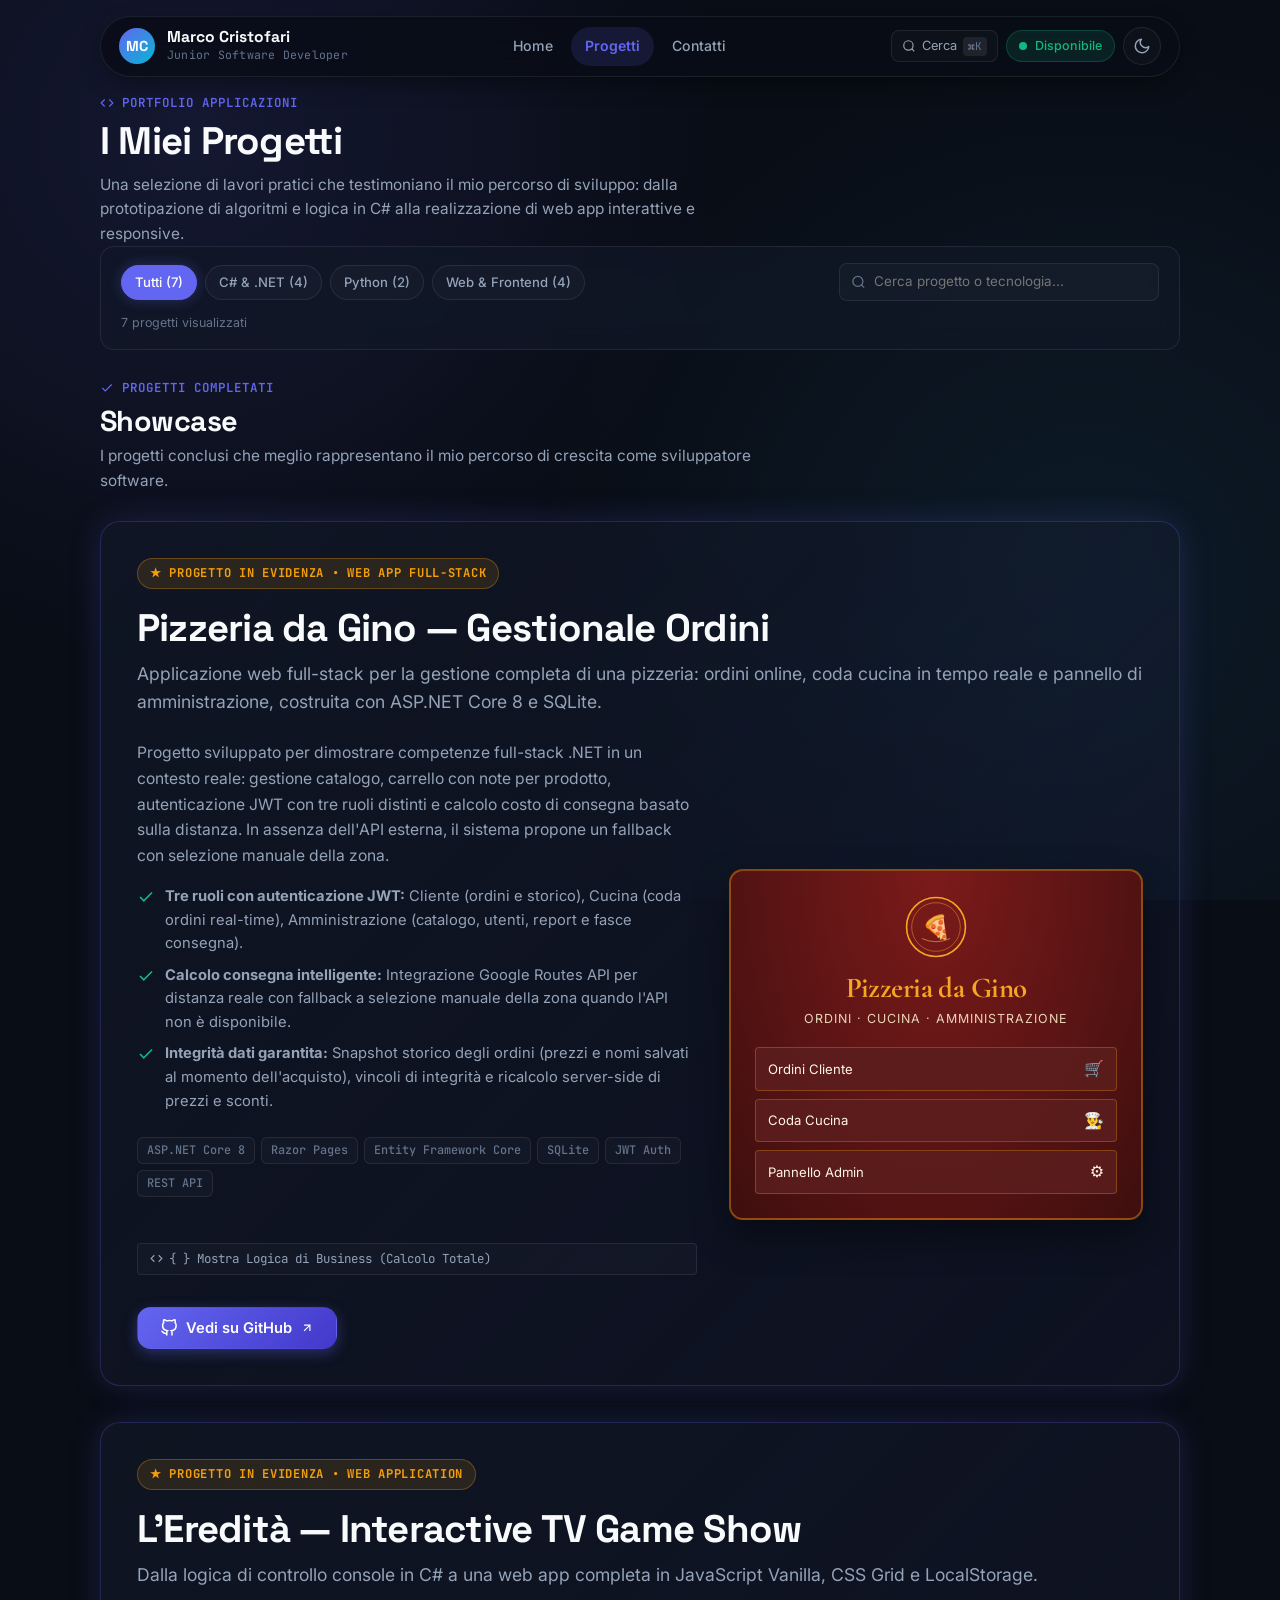
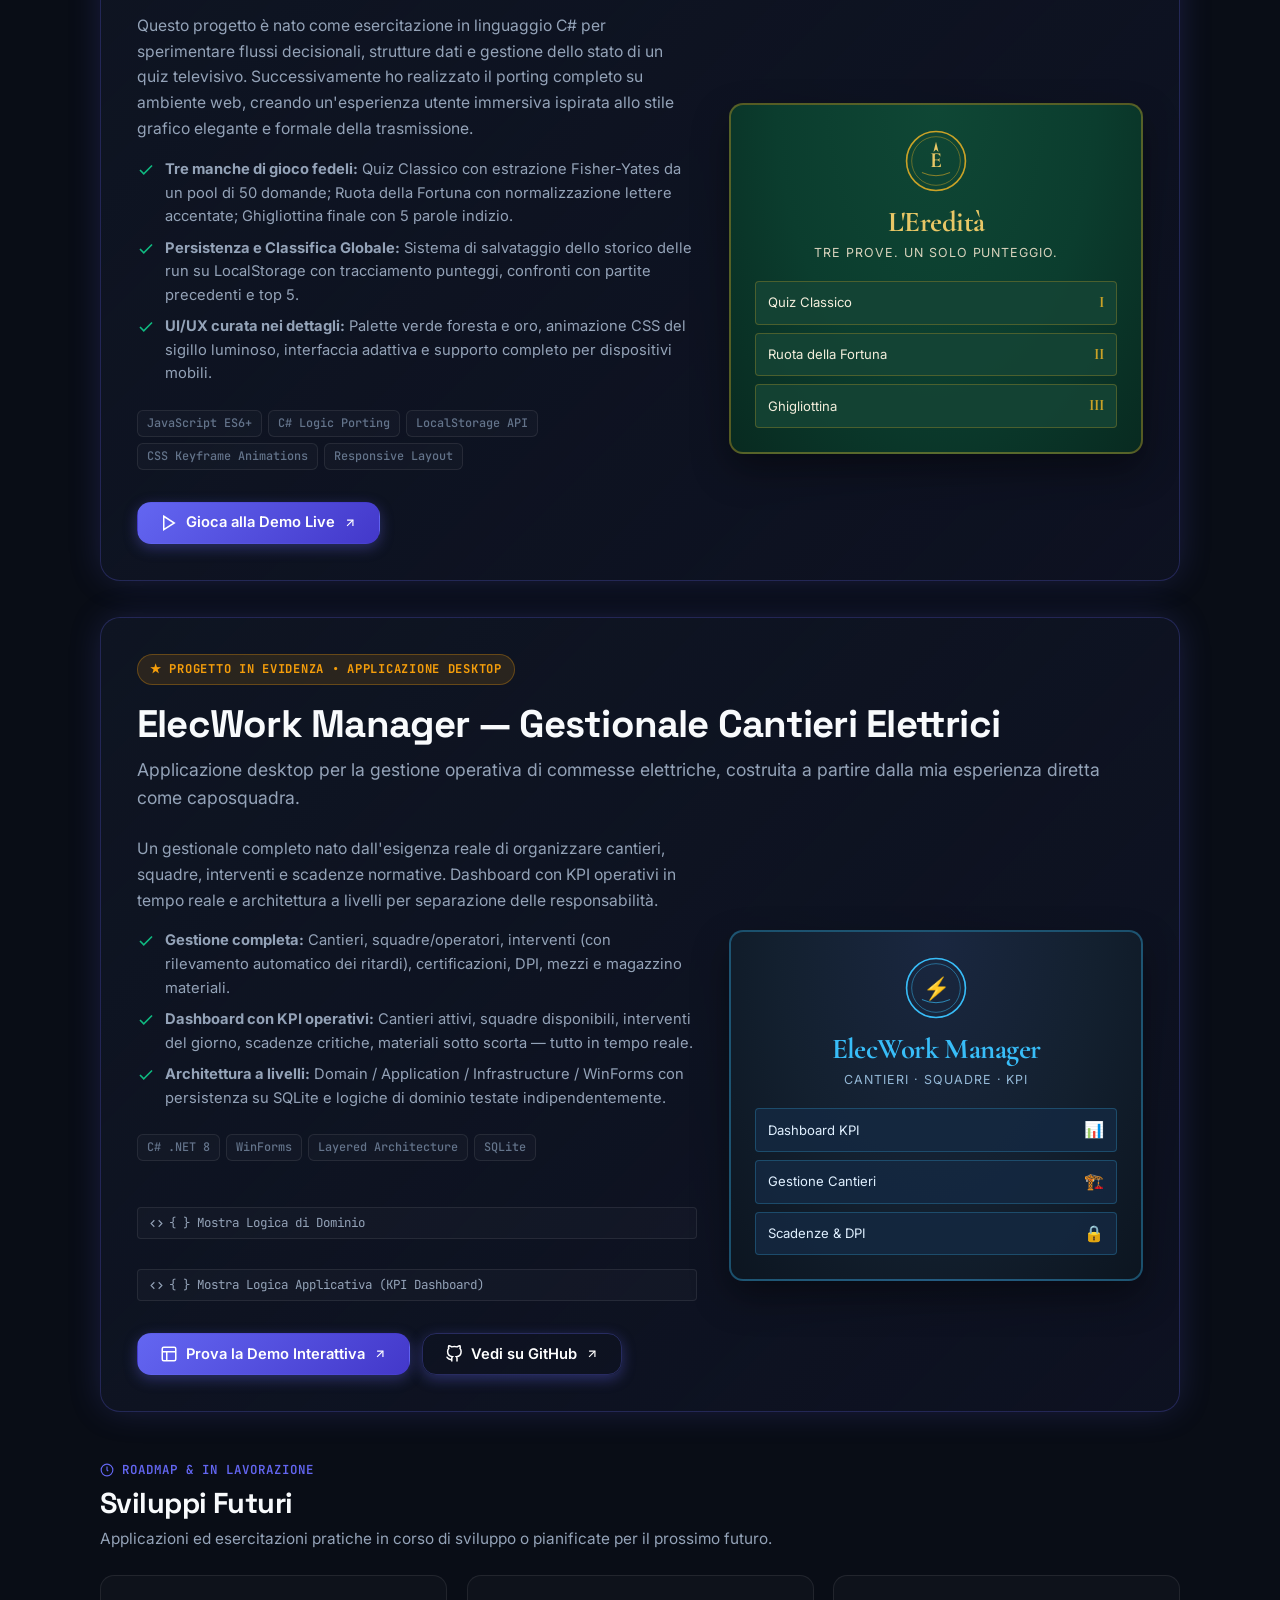
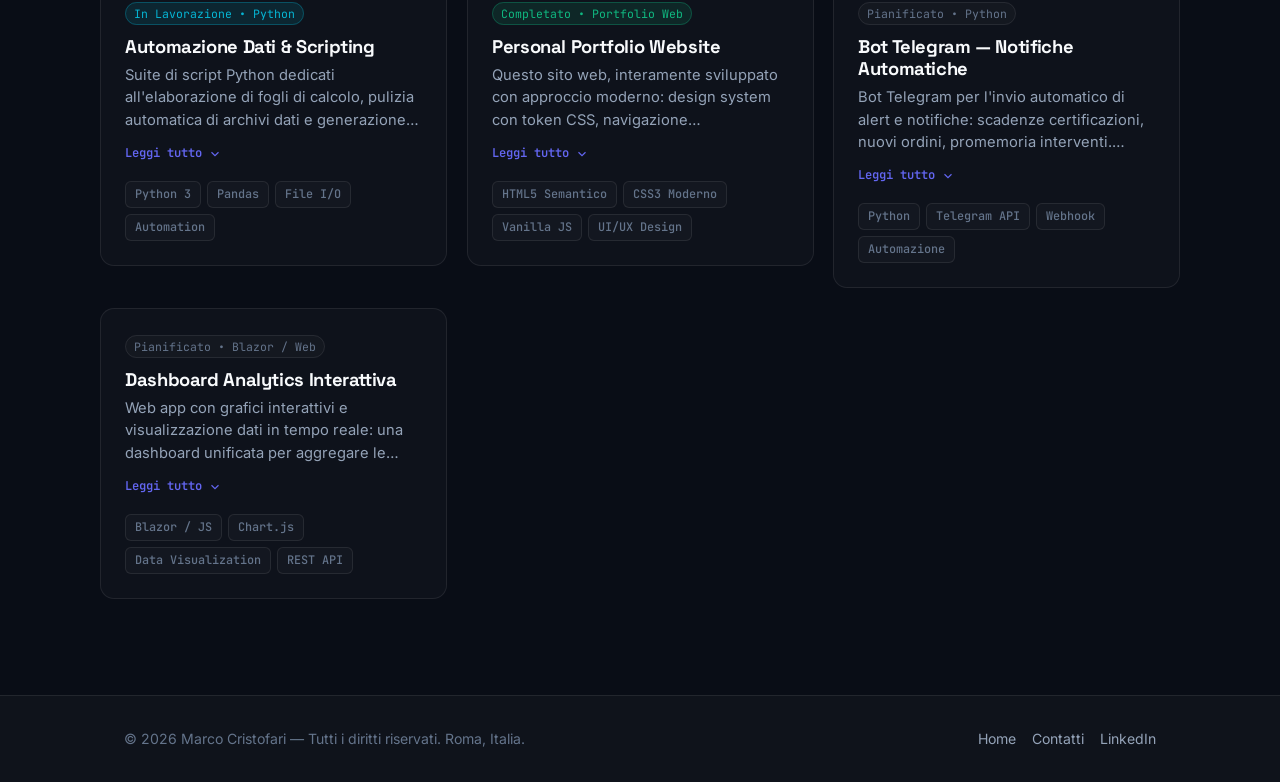
<file: progetti.html>
<!DOCTYPE html>
<html lang="it">
<head>
  <meta charset="utf-8" />
  <script>
    const temaSalvato = localStorage.getItem('tema');
    if (temaSalvato === 'light') {
      document.documentElement.setAttribute('data-theme', 'light');
    } else {
      document.documentElement.setAttribute('data-theme', 'dark');
    }
  </script>
  <meta name="viewport" content="width=device-width, initial-scale=1" />
  <meta name="description" content="I progetti di sviluppo software di Marco Cristofari: applicazioni C#, web game interattivi e roadmap di progetti futuri." />
  <title>Progetti — Marco Cristofari</title>
  <link rel="icon" type="image/png" href="favicon.png">
  <link rel="preconnect" href="https://fonts.googleapis.com">
  <link rel="preconnect" href="https://fonts.gstatic.com" crossorigin>
  <link href="https://fonts.googleapis.com/css2?family=Cormorant+Garamond:wght@600;700&family=Inter:wght@400;500;600;700&family=Space+Grotesk:wght@500;600;700;800&family=JetBrains+Mono:wght@400;500;600&display=swap" rel="stylesheet">
  <link rel="stylesheet" href="styles.css">
  <script src="transitions.js" defer></script>
  <script src="global.js" defer></script>
</head>
<body class="page-hidden">

  <!-- HEADER FLOTTANTE GLASS -->
  <div class="site-header-wrapper">
    <header class="site-header">
      <a href="index.html" class="brand-link" aria-label="Torna alla Home">
        <div class="brand-avatar">MC</div>
        <div class="brand-info">
          <span class="brand-name">Marco Cristofari</span>
          <span class="brand-role">Junior Software Developer</span>
        </div>
      </a>

      <nav class="nav-links" aria-label="Navigazione principale">
        <a href="index.html" class="nav-link">Home</a>
        <a href="progetti.html" class="nav-link" aria-current="page">Progetti</a>
        <a href="contatti.html" class="nav-link">Contatti</a>
      </nav>

      <div class="header-actions">
        <button class="cmd-k-trigger" type="button" aria-label="Apri menu comandi rapidi (Ctrl+K)">
          <svg width="14" height="14" viewBox="0 0 24 24" fill="none" stroke="currentColor" stroke-width="2"><circle cx="11" cy="11" r="8"/><line x1="21" y1="21" x2="16.65" y2="16.65"/></svg>
          <span>Cerca</span>
          <span class="cmd-k-badge">⌘K</span>
        </button>

        <div class="status-indicator" title="Disponibile per assunzione o collaborazioni">
          <span class="pulse-dot"></span>
          <span>Disponibile</span>
        </div>

        <button id="themeToggle" class="theme-toggle" type="button" aria-label="Cambia tema chiaro/scuro">
          <svg class="icon-moon" viewBox="0 0 24 24" aria-hidden="true">
            <path d="M21 12.79A9 9 0 1 1 11.21 3 7 7 0 0 0 21 12.79z" stroke="currentColor" stroke-width="2" fill="none" stroke-linecap="round" stroke-linejoin="round"/>
          </svg>
          <svg class="icon-sun" viewBox="0 0 24 24" aria-hidden="true">
            <circle cx="12" cy="12" r="5" stroke="currentColor" stroke-width="2" fill="none"/>
            <path d="M12 1v2M12 21v2M4.22 4.22l1.42 1.42M18.36 18.36l1.42 1.42M1 12h2M21 12h2M4.22 19.78l1.42-1.42M18.36 5.64l1.42-1.42" stroke="currentColor" stroke-width="2" stroke-linecap="round"/>
          </svg>
        </button>
      </div>
    </header>
  </div>

  <main class="site-main container">

    <!-- INTESTAZIONE PAGINA -->
    <div class="section-title-wrap" style="margin-bottom: 32px;">
      <div class="section-eyebrow">
        <svg width="14" height="14" viewBox="0 0 24 24" fill="none" stroke="currentColor" stroke-width="2"><polyline points="16 18 22 12 16 6"/><polyline points="8 6 2 12 8 18"/></svg>
        <span>Portfolio Applicazioni</span>
      </div>
      <h1 class="project-title">I Miei Progetti</h1>
      <p class="section-desc">
        Una selezione di lavori pratici che testimoniano il mio percorso di sviluppo: dalla prototipazione di algoritmi e logica in C# alla realizzazione di web app interattive e responsive.
    <!-- TOOLBAR FILTRI & RICERCA DINAMICA -->
    <div class="project-toolbar">
      <div class="project-toolbar-top">
        <div class="project-filter-pills" role="toolbar" aria-label="Filtra progetti per stack">
          <button type="button" class="filter-pill is-active" data-filter="all">Tutti (<span id="pillCountAll">7</span>)</button>
          <button type="button" class="filter-pill" data-filter="csharp">C# &amp; .NET (<span id="pillCountCsharp">4</span>)</button>
          <button type="button" class="filter-pill" data-filter="python">Python (<span id="pillCountPython">2</span>)</button>
          <button type="button" class="filter-pill" data-filter="web">Web &amp; Frontend (<span id="pillCountWeb">4</span>)</button>
        </div>

        <div class="project-search-box">
          <svg viewBox="0 0 24 24" fill="none" stroke="currentColor" stroke-width="2">
            <circle cx="11" cy="11" r="8"/><line x1="21" y1="21" x2="16.65" y2="16.65"/>
          </svg>
          <input type="text" id="projectSearchInput" class="project-search-input" placeholder="Cerca progetto o tecnologia..." aria-label="Cerca progetti">
        </div>
      </div>
      <div style="display: flex; align-items: center; justify-content: space-between;">
        <span id="projectActiveCount" class="project-count-badge">7 progetti visualizzati</span>
      </div>
    </div>

    <!-- MESSAGGIO STATO NESSUN RISULTATO -->
    <div id="projectNoResults" class="project-no-results">
      <svg width="40" height="40" viewBox="0 0 24 24" fill="none" stroke="currentColor" stroke-width="1.5">
        <circle cx="11" cy="11" r="8"/><line x1="21" y1="21" x2="16.65" y2="16.65"/>
      </svg>
      <p style="font-size: 1rem; font-weight: 600; color: var(--text-primary);">Nessun progetto corrispondente</p>
      <p style="font-size: 0.88rem;">Prova a modificare i criteri di ricerca o a reimpostare il filtro su "Tutti".</p>
    </div>

    <!-- ============================================================
         SEZIONE 1: PROGETTI COMPLETATI — SHOWCASE CARDS
         ============================================================ -->
    <div class="section-title-wrap" style="margin-bottom: 28px;">
      <div class="section-eyebrow">
        <svg width="14" height="14" viewBox="0 0 24 24" fill="none" stroke="currentColor" stroke-width="2"><polyline points="20 6 9 17 4 12"/></svg>
        <span>Progetti Completati</span>
      </div>
      <h2 class="section-title">Showcase</h2>
      <p class="section-desc">I progetti conclusi che meglio rappresentano il mio percorso di crescita come sviluppatore software.</p>
    </div>

    <!-- PROGETTO 1: PIZZERIA DA GINO -->
    <article class="featured-project-card project-item" data-category="web csharp" data-tags="c# .net asp.net core razor pages entity framework sqlite jwt auth rest api pizzeria ordini consegna gestionale web full-stack bootstrap" data-title="Pizzeria da Gino — Gestionale Ordini">
      <span class="featured-badge">★ Progetto in Evidenza • Web App Full-Stack</span>
      <h2 class="project-title">Pizzeria da Gino — Gestionale Ordini</h2>
      <p class="project-subtitle">Applicazione web full-stack per la gestione completa di una pizzeria: ordini online, coda cucina in tempo reale e pannello di amministrazione, costruita con ASP.NET Core 8 e SQLite.</p>

      <div class="project-grid-content">
        <!-- Colonna Dettagli Tecnici -->
        <div class="project-details">
          <p>
            Progetto sviluppato per dimostrare competenze full-stack .NET in un contesto reale: gestione catalogo, carrello con note per prodotto, autenticazione JWT con tre ruoli distinti e calcolo costo di consegna basato sulla distanza. In assenza dell'API esterna, il sistema propone un fallback con selezione manuale della zona.
          </p>

          <ul class="project-feature-list">
            <li class="project-feature-item">
              <svg viewBox="0 0 24 24"><polyline points="20 6 9 17 4 12"/></svg>
              <span><strong>Tre ruoli con autenticazione JWT:</strong> Cliente (ordini e storico), Cucina (coda ordini real-time), Amministrazione (catalogo, utenti, report e fasce consegna).</span>
            </li>
            <li class="project-feature-item">
              <svg viewBox="0 0 24 24"><polyline points="20 6 9 17 4 12"/></svg>
              <span><strong>Calcolo consegna intelligente:</strong> Integrazione Google Routes API per distanza reale con fallback a selezione manuale della zona quando l'API non è disponibile.</span>
            </li>
            <li class="project-feature-item">
              <svg viewBox="0 0 24 24"><polyline points="20 6 9 17 4 12"/></svg>
              <span><strong>Integrità dati garantita:</strong> Snapshot storico degli ordini (prezzi e nomi salvati al momento dell'acquisto), vincoli di integrità e ricalcolo server-side di prezzi e sconti.</span>
            </li>
          </ul>

          <div class="timeline-tags" style="margin: 8px 0 16px;">
            <span class="tag-pill">ASP.NET Core 8</span>
            <span class="tag-pill">Razor Pages</span>
            <span class="tag-pill">Entity Framework Core</span>
            <span class="tag-pill">SQLite</span>
            <span class="tag-pill">JWT Auth</span>
            <span class="tag-pill">REST API</span>
          </div>

          <!-- Visualizzatore Snippet Calcolo Consegna -->
          <button type="button" class="project-code-toggle" data-target="code-pizzeria-service">
            <svg viewBox="0 0 24 24" fill="none" stroke="currentColor" stroke-width="2"><polyline points="16 18 22 12 16 6"/><polyline points="8 6 2 12 8 18"/></svg>
            <span>{ } Mostra Logica di Business (Calcolo Totale)</span>
          </button>

          <div class="project-code-drawer" id="code-pizzeria-service">
            <div class="project-code-header">
              <span>CalcoloTotaleService.cs (Business Logic)</span>
              <button type="button" class="btn-copy-code" data-copy-target="pizzeria-code-text">Copia</button>
            </div>
            <pre class="project-code-body" id="pizzeria-code-text"><code>public async Task&lt;RisultatoCalcoloTotale&gt; CalcolaTotaleAsync(
    IReadOnlyCollection&lt;ElementoCarrello&gt; carrello,
    TipoConsegna tipoConsegna, string? indirizzoConsegna)
{
    // Subtotale calcolato SOLO sui prodotti (no consegna, no sconto)
    var subtotale = Math.Round(
        carrello.Sum(r =&gt; r.PrezzoUnitario * r.Quantita), 2);

    var impostazioni = await _db.ImpostazioniNegozio.FindAsync(1);
    var scontoApplicabile = impostazioni.ScontoPercentuale &gt; 0m
        &amp;&amp; subtotale &gt;= impostazioni.ScontoSogliaImporto;

    decimal costoConsegna = 0m;
    if (tipoConsegna == TipoConsegna.Consegna)
    {
        // Google Routes API → distanza reale → fascia di prezzo
        // Fallback: selezione manuale della zona se API non disponibile
        var distanza = await _distanceService.CalcolaDistanzaAsync(indirizzoConsegna!);
        var fascia = await _db.FasceConsegna
            .Where(f =&gt; f.Attiva &amp;&amp; distanza.DistanzaKm &gt;= f.DistanzaMinKm
                                 &amp;&amp; distanza.DistanzaKm &lt; f.DistanzaMaxKm)
            .FirstOrDefaultAsync();
        costoConsegna = fascia.CostoConsegna;
    }
    return new(subtotale, scontoImporto, costoConsegna, totaleFinale);
}</code></pre>
          </div>

          <div class="hero-actions" style="margin: 16px 0 0;">
            <a href="https://github.com/Christo1988a/PizzeriaDaGino" class="btn btn-primary" target="_blank" rel="noopener noreferrer">
              <svg width="18" height="18" viewBox="0 0 24 24" fill="none" stroke="currentColor" stroke-width="2"><path d="M9 19c-5 1.5-5-2.5-7-3m14 6v-3.87a3.37 3.37 0 0 0-.94-2.61c3.14-.35 6.44-1.54 6.44-7A5.44 5.44 0 0 0 20 4.77 5.07 5.07 0 0 0 19.91 1S18.73.65 16 2.48a13.38 13.38 0 0 0-7 0C6.27.65 5.09 1 5.09 1A5.07 5.07 0 0 0 5 4.77a5.44 5.44 0 0 0-1.5 3.78c0 5.42 3.3 6.61 6.44 7A3.37 3.37 0 0 0 9 18.13V22"/></svg>
              <span>Vedi su GitHub</span>
              <svg width="14" height="14" viewBox="0 0 24 24" fill="none" stroke="currentColor" stroke-width="2"><line x1="7" y1="17" x2="17" y2="7"/><polyline points="7 7 17 7 17 17"/></svg>
            </a>
          </div>
        </div>

        <!-- Colonna Frame Mockup Pizzeria -->
        <div class="pizzeria-mockup-frame">
          <div class="pizzeria-mockup-seal">
            <svg viewBox="0 0 100 100" xmlns="http://www.w3.org/2000/svg">
              <circle cx="50" cy="50" r="46" fill="none" stroke="#F5A623" stroke-width="2.5"/>
              <circle cx="50" cy="50" r="38" fill="none" stroke="#F5A623" stroke-width="1.2" opacity="0.6"/>
              <text x="50" y="62" font-family="'Cormorant Garamond', serif" font-size="36" font-weight="700" fill="#F5A623" text-anchor="middle">🍕</text>
              <path d="M28 68 Q50 78 72 68" fill="none" stroke="#F5A623" stroke-width="1.5" opacity="0.7"/>
            </svg>
          </div>
          <h3 class="pizzeria-mockup-title">Pizzeria da Gino</h3>
          <p class="pizzeria-mockup-tagline">Ordini · Cucina · Amministrazione</p>

          <div class="pizzeria-mockup-roles">
            <div class="pizzeria-mockup-role-pill">
              <span>Ordini Cliente</span>
              <span class="role-icon">🛒</span>
            </div>
            <div class="pizzeria-mockup-role-pill">
              <span>Coda Cucina</span>
              <span class="role-icon">👨‍🍳</span>
            </div>
            <div class="pizzeria-mockup-role-pill">
              <span>Pannello Admin</span>
              <span class="role-icon">⚙️</span>
            </div>
          </div>
        </div>
      </div>
    </article>

    <!-- PROGETTO 2: L'EREDITÀ (invariato) -->
    <article class="featured-project-card project-item" data-category="web csharp" data-tags="c# .net javascript vanilla css localstorage game quiz eredità responsive web" data-title="L'Eredità Interactive TV Game Show">
      <span class="featured-badge">★ Progetto in Evidenza • Web Application</span>
      <h2 class="project-title">L'Eredità — Interactive TV Game Show</h2>
      <p class="project-subtitle">Dalla logica di controllo console in C# a una web app completa in JavaScript Vanilla, CSS Grid e LocalStorage.</p>

      <div class="project-grid-content">
        <!-- Colonna Dettagli Tecnici -->
        <div class="project-details">
          <p>
            Questo progetto è nato come esercitazione in linguaggio C# per sperimentare flussi decisionali, strutture dati e gestione dello stato di un quiz televisivo. Successivamente ho realizzato il porting completo su ambiente web, creando un'esperienza utente immersiva ispirata allo stile grafico elegante e formale della trasmissione.
          </p>

          <ul class="project-feature-list">
            <li class="project-feature-item">
              <svg viewBox="0 0 24 24"><polyline points="20 6 9 17 4 12"/></svg>
              <span><strong>Tre manche di gioco fedeli:</strong> Quiz Classico con estrazione Fisher-Yates da un pool di 50 domande; Ruota della Fortuna con normalizzazione lettere accentate; Ghigliottina finale con 5 parole indizio.</span>
            </li>
            <li class="project-feature-item">
              <svg viewBox="0 0 24 24"><polyline points="20 6 9 17 4 12"/></svg>
              <span><strong>Persistenza e Classifica Globale:</strong> Sistema di salvataggio dello storico delle run su LocalStorage con tracciamento punteggi, confronti con partite precedenti e top 5.</span>
            </li>
            <li class="project-feature-item">
              <svg viewBox="0 0 24 24"><polyline points="20 6 9 17 4 12"/></svg>
              <span><strong>UI/UX curata nei dettagli:</strong> Palette verde foresta e oro, animazione CSS del sigillo luminoso, interfaccia adattiva e supporto completo per dispositivi mobili.</span>
            </li>
          </ul>

          <div class="timeline-tags" style="margin: 8px 0 16px;">
            <span class="tag-pill">JavaScript ES6+</span>
            <span class="tag-pill">C# Logic Porting</span>
            <span class="tag-pill">LocalStorage API</span>
            <span class="tag-pill">CSS Keyframe Animations</span>
            <span class="tag-pill">Responsive Layout</span>
          </div>

          <div class="hero-actions" style="margin-bottom: 0;">
            <a href="gioco.html" class="btn btn-primary" target="_blank" rel="noopener noreferrer">
              <svg width="18" height="18" viewBox="0 0 24 24" fill="none" stroke="currentColor" stroke-width="2"><polygon points="5 3 19 12 5 21 5 3"/></svg>
              <span>Gioca alla Demo Live</span>
              <svg width="14" height="14" viewBox="0 0 24 24" fill="none" stroke="currentColor" stroke-width="2"><line x1="7" y1="17" x2="17" y2="7"/><polyline points="7 7 17 7 17 17"/></svg>
            </a>
          </div>
        </div>

        <!-- Colonna Frame Mockup Gioco -->
        <div class="game-mockup-frame">
          <div class="game-mockup-seal">
            <svg viewBox="0 0 100 100" xmlns="http://www.w3.org/2000/svg">
              <circle cx="50" cy="50" r="46" fill="none" stroke="#C9A227" stroke-width="2.5"/>
              <circle cx="50" cy="50" r="38" fill="none" stroke="#C9A227" stroke-width="1.2" opacity="0.6"/>
              <path d="M50 20 L54 36 L50 32 L46 36 Z" fill="#E8C766"/>
              <text x="50" y="60" font-family="'Cormorant Garamond', serif" font-size="34" font-weight="700" fill="#E8C766" text-anchor="middle">E</text>
              <path d="M28 68 Q50 78 72 68" fill="none" stroke="#C9A227" stroke-width="1.5" opacity="0.7"/>
            </svg>
          </div>
          <h3 class="game-mockup-title">L'Eredità</h3>
          <p class="game-mockup-tagline">Tre prove. Un solo punteggio.</p>

          <div class="game-mockup-modes">
            <div class="game-mockup-mode-pill">
              <span>Quiz Classico</span>
              <span class="num">I</span>
            </div>
            <div class="game-mockup-mode-pill">
              <span>Ruota della Fortuna</span>
              <span class="num">II</span>
            </div>
            <div class="game-mockup-mode-pill">
              <span>Ghigliottina</span>
              <span class="num">III</span>
            </div>
          </div>
        </div>
      </div>
    </article>

    <!-- PROGETTO 3: ELECWORK MANAGER (promosso a showcase) -->
    <article class="featured-project-card project-item" data-category="csharp" data-tags="c# .net8 winforms clean architecture cantiere commesse squadra intervento certificazione dpi materiale dashboard sqlite" data-title="ElecWork Manager">
      <span class="featured-badge">★ Progetto in Evidenza • Applicazione Desktop</span>
      <h2 class="project-title">ElecWork Manager — Gestionale Cantieri Elettrici</h2>
      <p class="project-subtitle">Applicazione desktop per la gestione operativa di commesse elettriche, costruita a partire dalla mia esperienza diretta come caposquadra.</p>

      <div class="project-grid-content">
        <!-- Colonna Dettagli Tecnici -->
        <div class="project-details">
          <p>
            Un gestionale completo nato dall'esigenza reale di organizzare cantieri, squadre, interventi e scadenze normative. Dashboard con KPI operativi in tempo reale e architettura a livelli per separazione delle responsabilità.
          </p>

          <ul class="project-feature-list">
            <li class="project-feature-item">
              <svg viewBox="0 0 24 24"><polyline points="20 6 9 17 4 12"/></svg>
              <span><strong>Gestione completa:</strong> Cantieri, squadre/operatori, interventi (con rilevamento automatico dei ritardi), certificazioni, DPI, mezzi e magazzino materiali.</span>
            </li>
            <li class="project-feature-item">
              <svg viewBox="0 0 24 24"><polyline points="20 6 9 17 4 12"/></svg>
              <span><strong>Dashboard con KPI operativi:</strong> Cantieri attivi, squadre disponibili, interventi del giorno, scadenze critiche, materiali sotto scorta — tutto in tempo reale.</span>
            </li>
            <li class="project-feature-item">
              <svg viewBox="0 0 24 24"><polyline points="20 6 9 17 4 12"/></svg>
              <span><strong>Architettura a livelli:</strong> Domain / Application / Infrastructure / WinForms con persistenza su SQLite e logiche di dominio testate indipendentemente.</span>
            </li>
          </ul>

          <div class="timeline-tags" style="margin: 8px 0 16px;">
            <span class="tag-pill">C# .NET 8</span>
            <span class="tag-pill">WinForms</span>
            <span class="tag-pill">Layered Architecture</span>
            <span class="tag-pill">SQLite</span>
          </div>

          <!-- Visualizzatore Snippet Domain -->
          <button type="button" class="project-code-toggle" data-target="code-domain-gestion">
            <svg viewBox="0 0 24 24" fill="none" stroke="currentColor" stroke-width="2"><polyline points="16 18 22 12 16 6"/><polyline points="8 6 2 12 8 18"/></svg>
            <span>{ } Mostra Logica di Dominio</span>
          </button>

          <div class="project-code-drawer" id="code-domain-gestion">
            <div class="project-code-header">
              <span>Entities.cs (Domain — regola di scadenza)</span>
              <button type="button" class="btn-copy-code" data-copy-target="domain-code-text">Copia</button>
            </div>
            <pre class="project-code-body" id="domain-code-text"><code>// Regola di dominio condivisa tra Certificazione e Dpi
public StatoScadenza GetStato(int giorniAnticipo = 30)
{
    if (DataScadenza.Date &lt; DateTime.Today) return StatoScadenza.Scaduta;
    if (DataScadenza.Date &lt;= DateTime.Today.AddDays(giorniAnticipo)) return StatoScadenza.InScadenza;
    return StatoScadenza.Regolare;
}

public int GiorniAllaScadenza =&gt; (DataScadenza.Date - DateTime.Today).Days;</code></pre>
          </div>

          <!-- Visualizzatore Snippet Application -->
          <button type="button" class="project-code-toggle" data-target="code-application-gestion">
            <svg viewBox="0 0 24 24" fill="none" stroke="currentColor" stroke-width="2"><polyline points="16 18 22 12 16 6"/><polyline points="8 6 2 12 8 18"/></svg>
            <span>{ } Mostra Logica Applicativa (KPI Dashboard)</span>
          </button>

          <div class="project-code-drawer" id="code-application-gestion">
            <div class="project-code-header">
              <span>Services.cs (Application — aggregazione KPI)</span>
              <button type="button" class="btn-copy-code" data-copy-target="application-code-text">Copia</button>
            </div>
            <pre class="project-code-body" id="application-code-text"><code>public DashboardKpi CreaKpi(IEnumerable&lt;Cantiere&gt; cantieri, IEnumerable&lt;Squadra&gt; squadre,
    IEnumerable&lt;Intervento&gt; interventi, IEnumerable&lt;Certificazione&gt; certificazioni,
    IEnumerable&lt;Dpi&gt;? dpi = null, IEnumerable&lt;Materiale&gt;? materiali = null)
{
    var c = cantieri.ToList();
    var s = squadre.ToList();
    var i = interventi.ToList();
    var scadenzeDpi = dpi?.Count(x =&gt; x.GetStato() != StatoScadenza.Regolare) ?? 0;
    var sottoScorta = materiali?.Count(x =&gt; x.SottoScorta) ?? 0;

    return new(
        c.Count(x =&gt; x.Stato == StatoCantiere.InLavorazione),
        s.Count,
        s.Count(x =&gt; !c.Any(y =&gt; y.SquadraId == x.Id &amp;&amp; y.Stato == StatoCantiere.InLavorazione)),
        i.Count(x =&gt; x.DataProgrammata.Date == DateTime.Today),
        i.Count(x =&gt; x.IsInRitardo),
        certificazioni.Count(x =&gt; x.GetStato() != StatoScadenza.Regolare) + scadenzeDpi,
        sottoScorta);
}</code></pre>
          </div>

          <div class="hero-actions" style="margin: 16px 0 0;">
            <a href="gestionale.html" class="btn btn-primary" target="_blank" rel="noopener noreferrer">
              <svg width="18" height="18" viewBox="0 0 24 24" fill="none" stroke="currentColor" stroke-width="2"><rect x="3" y="3" width="18" height="18" rx="2"/><line x1="3" y1="9" x2="21" y2="9"/><line x1="9" y1="21" x2="9" y2="9"/></svg>
              <span>Prova la Demo Interattiva</span>
              <svg width="14" height="14" viewBox="0 0 24 24" fill="none" stroke="currentColor" stroke-width="2"><line x1="7" y1="17" x2="17" y2="7"/><polyline points="7 7 17 7 17 17"/></svg>
            </a>
            <a href="https://github.com/Christo1988a/ElecWorkManager_v1" class="btn btn-primary" target="_blank" rel="noopener noreferrer" style="background: transparent; border: 1px solid var(--border-hover);">
              <svg width="18" height="18" viewBox="0 0 24 24" fill="none" stroke="currentColor" stroke-width="2"><path d="M9 19c-5 1.5-5-2.5-7-3m14 6v-3.87a3.37 3.37 0 0 0-.94-2.61c3.14-.35 6.44-1.54 6.44-7A5.44 5.44 0 0 0 20 4.77 5.07 5.07 0 0 0 19.91 1S18.73.65 16 2.48a13.38 13.38 0 0 0-7 0C6.27.65 5.09 1 5.09 1A5.07 5.07 0 0 0 5 4.77a5.44 5.44 0 0 0-1.5 3.78c0 5.42 3.3 6.61 6.44 7A3.37 3.37 0 0 0 9 18.13V22"/></svg>
              <span>Vedi su GitHub</span>
              <svg width="14" height="14" viewBox="0 0 24 24" fill="none" stroke="currentColor" stroke-width="2"><line x1="7" y1="17" x2="17" y2="7"/><polyline points="7 7 17 7 17 17"/></svg>
            </a>
          </div>
        </div>

        <!-- Colonna Frame Mockup ElecWork -->
        <div class="elecwork-mockup-frame">
          <div class="elecwork-mockup-seal">
            <svg viewBox="0 0 100 100" xmlns="http://www.w3.org/2000/svg">
              <circle cx="50" cy="50" r="46" fill="none" stroke="#38BDF8" stroke-width="2.5"/>
              <circle cx="50" cy="50" r="38" fill="none" stroke="#38BDF8" stroke-width="1.2" opacity="0.6"/>
              <text x="50" y="62" font-family="'Cormorant Garamond', serif" font-size="34" font-weight="700" fill="#38BDF8" text-anchor="middle">⚡</text>
              <path d="M28 68 Q50 78 72 68" fill="none" stroke="#38BDF8" stroke-width="1.5" opacity="0.7"/>
            </svg>
          </div>
          <h3 class="elecwork-mockup-title">ElecWork Manager</h3>
          <p class="elecwork-mockup-tagline">Cantieri · Squadre · KPI</p>

          <div class="elecwork-mockup-modules">
            <div class="elecwork-mockup-module-pill">
              <span>Dashboard KPI</span>
              <span class="module-icon">📊</span>
            </div>
            <div class="elecwork-mockup-module-pill">
              <span>Gestione Cantieri</span>
              <span class="module-icon">🏗️</span>
            </div>
            <div class="elecwork-mockup-module-pill">
              <span>Scadenze & DPI</span>
              <span class="module-icon">🔒</span>
            </div>
          </div>
        </div>
      </div>
    </article>

    <!-- ============================================================
         SEZIONE 2: ROADMAP & SVILUPPI FUTURI — CARD COMPATTE
         ============================================================ -->
    <div class="section-title-wrap" style="margin-top: 48px;">
      <div class="section-eyebrow">
        <svg width="14" height="14" viewBox="0 0 24 24" fill="none" stroke="currentColor" stroke-width="2"><circle cx="12" cy="12" r="10"/><polyline points="12 6 12 12 14 14"/></svg>
        <span>Roadmap &amp; In Lavorazione</span>
      </div>
      <h2 class="section-title">Sviluppi Futuri</h2>
      <p class="section-desc">Applicazioni ed esercitazioni pratiche in corso di sviluppo o pianificate per il prossimo futuro.</p>
    </div>

    <div class="roadmap-grid">
      <!-- Automazione Dati (Python) -->
      <article class="roadmap-card project-item" data-category="python" data-tags="python pandas excel csv report dati automazione pipeline scripting" data-title="Automazione Dati & Scripting" tabindex="0" role="button" aria-expanded="false">
        <div>
          <span class="roadmap-badge in-progress">In Lavorazione • Python</span>
          <h3 style="font-size: 1.15rem; margin-top: 10px; margin-bottom: 6px;">Automazione Dati &amp; Scripting</h3>
          <p class="roadmap-desc">
            Suite di script Python dedicati all'elaborazione di fogli di calcolo, pulizia automatica di archivi dati e generazione di report riassuntivi per ridurre i tempi operativi di analisi.
          </p>
          <div class="roadmap-extra">
            <ul class="modal-bullets">
              <li class="modal-bullet"><svg viewBox="0 0 24 24" fill="none" stroke-width="2"><polyline points="20 6 9 17 4 12"/></svg><span>Script con Pandas per pulizia e normalizzazione di fogli Excel con dati eterogenei.</span></li>
              <li class="modal-bullet"><svg viewBox="0 0 24 24" fill="none" stroke-width="2"><polyline points="20 6 9 17 4 12"/></svg><span>Generazione automatica di report riepilogativi in formato CSV/PDF.</span></li>
              <li class="modal-bullet"><svg viewBox="0 0 24 24" fill="none" stroke-width="2"><polyline points="20 6 9 17 4 12"/></svg><span>Obiettivo: ridurre i tempi di elaborazione manuale di dati ripetitivi.</span></li>
            </ul>
          </div>
          <span class="roadmap-toggle-hint">
            <span class="roadmap-toggle-label">Leggi tutto</span>
            <svg viewBox="0 0 24 24" fill="none" stroke-width="2"><polyline points="6 9 12 15 18 9"/></svg>
          </span>
        </div>
        <div class="timeline-tags">
          <span class="tag-pill">Python 3</span>
          <span class="tag-pill">Pandas</span>
          <span class="tag-pill">File I/O</span>
          <span class="tag-pill">Automation</span>
        </div>
      </article>

      <!-- Personal Portfolio Website -->
      <article class="roadmap-card project-item" data-category="web" data-tags="web html5 css3 vanilla js portfolio responsive modern ui" data-title="Personal Portfolio Website" tabindex="0" role="button" aria-expanded="false">
        <div>
          <span class="roadmap-badge completed">Completato • Portfolio Web</span>
          <h3 style="font-size: 1.15rem; margin-top: 10px; margin-bottom: 6px;">Personal Portfolio Website</h3>
          <p class="roadmap-desc">
            Questo sito web, interamente sviluppato con approccio moderno: design system con token CSS, navigazione glassmorphism, supporto dark/light mode con persistenza e form di contatto con invio email diretto.
          </p>
          <div class="roadmap-extra">
            <ul class="modal-bullets">
              <li class="modal-bullet"><svg viewBox="0 0 24 24" fill="none" stroke-width="2"><polyline points="20 6 9 17 4 12"/></svg><span>Palette colori e tipografia scelte per trasmettere professionalità senza risultare anonime.</span></li>
              <li class="modal-bullet"><svg viewBox="0 0 24 24" fill="none" stroke-width="2"><polyline points="20 6 9 17 4 12"/></svg><span>Sistema di temi dark/light con persistenza via LocalStorage e transizioni animate tra le pagine.</span></li>
              <li class="modal-bullet"><svg viewBox="0 0 24 24" fill="none" stroke-width="2"><polyline points="20 6 9 17 4 12"/></svg><span>Architettura pensata per essere facilmente estesa con nuovi progetti futuri.</span></li>
            </ul>
          </div>
          <span class="roadmap-toggle-hint">
            <span class="roadmap-toggle-label">Leggi tutto</span>
            <svg viewBox="0 0 24 24" fill="none" stroke-width="2"><polyline points="6 9 12 15 18 9"/></svg>
          </span>
        </div>
        <div class="timeline-tags">
          <span class="tag-pill">HTML5 Semantico</span>
          <span class="tag-pill">CSS3 Moderno</span>
          <span class="tag-pill">Vanilla JS</span>
          <span class="tag-pill">UI/UX Design</span>
        </div>
      </article>

      <!-- NUOVO: Bot Telegram Notifiche -->
      <article class="roadmap-card project-item" data-category="python" data-tags="python telegram bot api notifiche automazione alert webhook" data-title="Bot Telegram Notifiche" tabindex="0" role="button" aria-expanded="false">
        <div>
          <span class="roadmap-badge">Pianificato • Python</span>
          <h3 style="font-size: 1.15rem; margin-top: 10px; margin-bottom: 6px;">Bot Telegram — Notifiche Automatiche</h3>
          <p class="roadmap-desc">
            Bot Telegram per l'invio automatico di alert e notifiche: scadenze certificazioni, nuovi ordini, promemoria interventi. Integrazione con i gestionali esistenti via webhook.
          </p>
          <div class="roadmap-extra">
            <ul class="modal-bullets">
              <li class="modal-bullet"><svg viewBox="0 0 24 24" fill="none" stroke-width="2"><polyline points="20 6 9 17 4 12"/></svg><span>Invio automatico di alert per scadenze critiche (certificazioni, DPI, interventi in ritardo).</span></li>
              <li class="modal-bullet"><svg viewBox="0 0 24 24" fill="none" stroke-width="2"><polyline points="20 6 9 17 4 12"/></svg><span>Ricezione notifiche nuovi ordini dalla pizzeria in tempo reale.</span></li>
              <li class="modal-bullet"><svg viewBox="0 0 24 24" fill="none" stroke-width="2"><polyline points="20 6 9 17 4 12"/></svg><span>Comandi interattivi per interrogare lo stato dei cantieri direttamente da Telegram.</span></li>
            </ul>
          </div>
          <span class="roadmap-toggle-hint">
            <span class="roadmap-toggle-label">Leggi tutto</span>
            <svg viewBox="0 0 24 24" fill="none" stroke-width="2"><polyline points="6 9 12 15 18 9"/></svg>
          </span>
        </div>
        <div class="timeline-tags">
          <span class="tag-pill">Python</span>
          <span class="tag-pill">Telegram API</span>
          <span class="tag-pill">Webhook</span>
          <span class="tag-pill">Automazione</span>
        </div>
      </article>

      <!-- NUOVO: Dashboard Analytics Interattiva -->
      <article class="roadmap-card project-item" data-category="web csharp" data-tags="blazor c# .net dashboard grafici analytics chart.js dati visualizzazione web" data-title="Dashboard Analytics Interattiva" tabindex="0" role="button" aria-expanded="false">
        <div>
          <span class="roadmap-badge">Pianificato • Blazor / Web</span>
          <h3 style="font-size: 1.15rem; margin-top: 10px; margin-bottom: 6px;">Dashboard Analytics Interattiva</h3>
          <p class="roadmap-desc">
            Web app con grafici interattivi e visualizzazione dati in tempo reale: una dashboard unificata per aggregare le metriche dei gestionali esistenti, con filtri temporali e export report.
          </p>
          <div class="roadmap-extra">
            <ul class="modal-bullets">
              <li class="modal-bullet"><svg viewBox="0 0 24 24" fill="none" stroke-width="2"><polyline points="20 6 9 17 4 12"/></svg><span>Grafici interattivi con Chart.js o libreria Blazor nativa per trend, pie chart e KPI.</span></li>
              <li class="modal-bullet"><svg viewBox="0 0 24 24" fill="none" stroke-width="2"><polyline points="20 6 9 17 4 12"/></svg><span>Filtri temporali (giorno, settimana, mese) e aggregazione automatica dei dati.</span></li>
              <li class="modal-bullet"><svg viewBox="0 0 24 24" fill="none" stroke-width="2"><polyline points="20 6 9 17 4 12"/></svg><span>Export report in PDF/Excel per condivisione con stakeholder.</span></li>
            </ul>
          </div>
          <span class="roadmap-toggle-hint">
            <span class="roadmap-toggle-label">Leggi tutto</span>
            <svg viewBox="0 0 24 24" fill="none" stroke-width="2"><polyline points="6 9 12 15 18 9"/></svg>
          </span>
        </div>
        <div class="timeline-tags">
          <span class="tag-pill">Blazor / JS</span>
          <span class="tag-pill">Chart.js</span>
          <span class="tag-pill">Data Visualization</span>
          <span class="tag-pill">REST API</span>
        </div>
      </article>
    </div>

  </main>

  <!-- FOOTER -->
  <footer class="site-footer">
    <div class="container footer-content">
      <p>© 2026 Marco Cristofari — Tutti i diritti riservati. Roma, Italia.</p>
      <div class="footer-links">
        <a href="index.html" class="footer-link">Home</a>
        <a href="contatti.html" class="footer-link">Contatti</a>
        <a href="https://www.linkedin.com/in/marco-cristofari-15001b422/" target="_blank" rel="noopener noreferrer" class="footer-link">LinkedIn</a>
      </div>
    </div>
  </footer>

  <script>
    document.getElementById('themeToggle').addEventListener('click', function () {
      const html = document.documentElement;
      const isDark = html.getAttribute('data-theme') === 'dark';
      if (isDark) {
        html.setAttribute('data-theme', 'light');
        localStorage.setItem('tema', 'light');
      } else {
        html.setAttribute('data-theme', 'dark');
        localStorage.setItem('tema', 'dark');
      }
    });

    // --- FILTRI & RICERCA DINAMICA PROGETTI ---
    const filterPills = document.querySelectorAll('.filter-pill');
    const searchInput = document.getElementById('projectSearchInput');
    const projectCards = document.querySelectorAll('.project-item');
    const activeCountEl = document.getElementById('projectActiveCount');
    const noResultsEl = document.getElementById('projectNoResults');
    let categoriaAttiva = 'all';

    function applicaFiltri() {
      const query = (searchInput.value || '').trim().toLowerCase();
      let visibili = 0;

      projectCards.forEach(card => {
        const cat = card.getAttribute('data-category') || '';
        const tags = card.getAttribute('data-tags') || '';
        const title = card.getAttribute('data-title') || '';
        const text = (card.textContent || '').toLowerCase();

        const matchCategoria = categoriaAttiva === 'all' || cat.includes(categoriaAttiva);
        const matchRicerca = !query || tags.includes(query) || title.toLowerCase().includes(query) || text.includes(query);

        if (matchCategoria && matchRicerca) {
          card.classList.remove('is-filtered-out');
          visibili++;
        } else {
          card.classList.add('is-filtered-out');
        }
      });

      if (activeCountEl) {
        activeCountEl.textContent = `${visibili} ${visibili === 1 ? 'progetto visualizzato' : 'progetti visualizzati'}`;
      }

      if (noResultsEl) {
        noResultsEl.style.display = visibili === 0 ? 'flex' : 'none';
      }
    }

    filterPills.forEach(pill => {
      pill.addEventListener('click', function () {
        filterPills.forEach(p => p.classList.remove('is-active'));
        pill.classList.add('is-active');
        categoriaAttiva = pill.getAttribute('data-filter');
        applicaFiltri();
      });
    });

    if (searchInput) {
      searchInput.addEventListener('input', applicaFiltri);
    }

    // --- CARD PROGETTI ROADMAP: ESPANSIONE IN LINEA ---
    document.querySelectorAll('.roadmap-card').forEach(function (card) {
      const label = card.querySelector('.roadmap-toggle-label');

      function alternaEspansione(e) {
        // Se il click proviene da un pulsante di codice o link interno, non alternare la card
        if (e && e.target && e.target.closest('.project-code-toggle, .project-code-drawer, a, button')) {
          return;
        }
        const espansa = card.classList.toggle('is-expanded');
        card.setAttribute('aria-expanded', espansa ? 'true' : 'false');
        if (label) label.textContent = espansa ? 'Mostra meno' : 'Leggi tutto';
      }

      card.addEventListener('click', alternaEspansione);
      card.addEventListener('keydown', function (e) {
        if ((e.key === 'Enter' || e.key === ' ') && !e.target.closest('.project-code-toggle, .btn-copy-code, a')) {
          e.preventDefault();
          alternaEspansione(e);
        }
      });
    });

    // --- VISUALIZZATORE ARCHITETTURA CODICE & COPIA ---
    document.querySelectorAll('.project-code-toggle').forEach(btn => {
      btn.addEventListener('click', function (e) {
        e.stopPropagation();
        const targetId = btn.getAttribute('data-target');
        const drawer = document.getElementById(targetId);
        if (!drawer) return;

        const isOpen = drawer.classList.toggle('is-open');
        const span = btn.querySelector('span');
        if (span) {
          span.textContent = isOpen ? '{ } Nascondi Architettura Codice' : '{ } Mostra Architettura Codice';
        }
      });
    });

    document.querySelectorAll('.btn-copy-code').forEach(btn => {
      btn.addEventListener('click', async function (e) {
        e.stopPropagation();
        const targetId = btn.getAttribute('data-copy-target');
        const el = document.getElementById(targetId);
        if (!el) return;

        const codeText = el.textContent || '';
        try {
          if (navigator.clipboard && window.isSecureContext) {
            await navigator.clipboard.writeText(codeText);
          } else {
            const ta = document.createElement('textarea');
            ta.value = codeText;
            ta.style.position = 'fixed';
            ta.style.opacity = '0';
            document.body.appendChild(ta);
            ta.select();
            document.execCommand('copy');
            document.body.removeChild(ta);
          }
          const orig = btn.textContent;
          btn.textContent = 'Copiato!';
          setTimeout(() => { btn.textContent = orig; }, 2000);
        } catch (err) {
          console.error('Errore copia snippet:', err);
        }
      });
    });

    applicaFiltri();
  </script>
</body>
</html>
</file>
<file: styles.css>
/* ==========================================================================
   PORTFOLIO MARCO CRISTOFARI — DESIGN SYSTEM MODERNO & PROFESSIONALE
   Ispirato all'estetica contemporanea Linear / Vercel per sviluppatori software.
   ========================================================================== */

:root {
  /* --- DARK THEME (Default) --- */
  --bg-page: #090d16;
  --bg-gradient: radial-gradient(circle at 15% 15%, rgba(99, 102, 241, 0.12) 0%, transparent 40%),
                 radial-gradient(circle at 85% 65%, rgba(56, 189, 248, 0.08) 0%, transparent 45%),
                 #090d16;
  --nav-bg: rgba(9, 13, 22, 0.82);
  --card-bg: rgba(17, 24, 39, 0.72);
  --card-bg-solid: #111827;
  --card-hover: rgba(23, 33, 54, 0.85);
  --card-subtle: rgba(255, 255, 255, 0.025);
  
  --border: rgba(255, 255, 255, 0.08);
  --border-subtle: rgba(255, 255, 255, 0.04);
  --border-focus: rgba(99, 102, 241, 0.45);
  --border-hover: rgba(99, 102, 241, 0.3);

  --text-primary: #f8fafc;
  --text-secondary: #94a3b8;
  --text-muted: #64748b;
  --text-inverse: #090d16;

  --accent-primary: #6366f1;
  --accent-primary-hover: #4f46e5;
  --accent-primary-light: rgba(99, 102, 241, 0.14);
  --accent-glow: 0 0 24px rgba(99, 102, 241, 0.3);

  --accent-amber: #f59e0b;
  --accent-amber-light: rgba(245, 158, 11, 0.12);
  --accent-emerald: #10b981;
  --accent-emerald-light: rgba(16, 185, 129, 0.12);
  --accent-cyan: #06b6d4;
  --accent-cyan-light: rgba(6, 182, 212, 0.12);

  --code-bg: #0b111e;
  --code-border: rgba(255, 255, 255, 0.08);

  --shadow-sm: 0 2px 8px rgba(0, 0, 0, 0.35);
  --shadow-md: 0 8px 24px -4px rgba(0, 0, 0, 0.45);
  --shadow-lg: 0 20px 48px -8px rgba(0, 0, 0, 0.65);
  --shadow-glow: 0 0 35px -5px rgba(99, 102, 241, 0.25);

  --radius-sm: 8px;
  --radius-md: 14px;
  --radius-lg: 20px;
  --radius-full: 9999px;

  --container-width: 1080px;

  --font-body: 'Inter', system-ui, -apple-system, BlinkMacSystemFont, "Segoe UI", Roboto, sans-serif;
  --font-display: 'Space Grotesk', var(--font-body);
  --font-mono: 'JetBrains Mono', SFMono-Regular, Consolas, monospace;

  --transition-fast: 0.15s ease;
  --transition-normal: 0.25s cubic-bezier(0.16, 1, 0.3, 1);
}

/* --- LIGHT THEME OVERRIDES --- */
[data-theme="light"] {
  --bg-page: #f8fafc;
  --bg-gradient: radial-gradient(circle at 10% 10%, rgba(99, 102, 241, 0.07) 0%, transparent 40%),
                 radial-gradient(circle at 90% 70%, rgba(14, 165, 233, 0.05) 0%, transparent 45%),
                 #f8fafc;
  --nav-bg: rgba(255, 255, 255, 0.85);
  --card-bg: rgba(255, 255, 255, 0.9);
  --card-bg-solid: #ffffff;
  --card-hover: #ffffff;
  --card-subtle: rgba(0, 0, 0, 0.02);

  --border: rgba(15, 23, 42, 0.08);
  --border-subtle: rgba(15, 23, 42, 0.04);
  --border-focus: rgba(79, 70, 229, 0.45);
  --border-hover: rgba(79, 70, 229, 0.25);

  --text-primary: #0f172a;
  --text-secondary: #334155;
  --text-muted: #64748b;
  --text-inverse: #ffffff;

  --accent-primary: #4f46e5;
  --accent-primary-hover: #4338ca;
  --accent-primary-light: rgba(79, 70, 229, 0.09);
  --accent-glow: 0 0 20px rgba(79, 70, 229, 0.18);

  --accent-amber: #d97706;
  --accent-amber-light: rgba(217, 119, 6, 0.1);
  --accent-emerald: #059669;
  --accent-emerald-light: rgba(5, 150, 105, 0.1);
  --accent-cyan: #0284c7;
  --accent-cyan-light: rgba(2, 132, 199, 0.1);

  --code-bg: #0f172a;
  --code-border: rgba(15, 23, 42, 0.12);

  --shadow-sm: 0 1px 3px rgba(15, 23, 42, 0.06);
  --shadow-md: 0 8px 24px -4px rgba(15, 23, 42, 0.07);
  --shadow-lg: 0 20px 48px -8px rgba(15, 23, 42, 0.12);
  --shadow-glow: 0 0 35px -5px rgba(79, 70, 229, 0.14);
}

/* ==========================================================================
   BASE & RESET
   ========================================================================== */
*, *::before, *::after {
  box-sizing: border-box;
  margin: 0;
  padding: 0;
}

html {
  scroll-behavior: smooth;
  color-scheme: dark;
  background: var(--bg-page);
}

[data-theme="light"] {
  color-scheme: light;
}

body {
  min-height: 100vh;
  background: var(--bg-gradient);
  background-attachment: fixed;
  color: var(--text-primary);
  font-family: var(--font-body);
  font-size: 1rem;
  line-height: 1.6;
  -webkit-font-smoothing: antialiased;
  -moz-osx-font-smoothing: grayscale;
  display: flex;
  flex-direction: column;
  opacity: 1;
  transition: background-color var(--transition-normal), color var(--transition-normal), opacity 0.32s ease;
}

/* Stato iniziale/di uscita per la transizione tra pagine (vedi transitions.js) */
body.page-hidden {
  opacity: 0;
}

a {
  color: inherit;
  text-decoration: none;
}

button, input, textarea, select {
  font: inherit;
  color: inherit;
}

img, svg {
  display: block;
  max-width: 100%;
}

.container {
  width: 100%;
  max-width: var(--container-width);
  margin: 0 auto;
  padding: 0 24px;
}

main.site-main {
  flex: 1;
  padding: 32px 0 64px;
}

/* ==========================================================================
   TYPOGRAPHY & ACCENTS
   ========================================================================== */
h1, h2, h3, h4 {
  font-family: var(--font-display);
  font-weight: 700;
  line-height: 1.2;
  color: var(--text-primary);
  letter-spacing: -0.02em;
}

.gradient-text {
  background: linear-gradient(135deg, var(--text-primary) 30%, var(--accent-primary) 100%);
  -webkit-background-clip: text;
  -webkit-text-fill-color: transparent;
  background-clip: text;
}

.gradient-accent {
  background: linear-gradient(135deg, #6366f1 0%, #38bdf8 100%);
  -webkit-background-clip: text;
  -webkit-text-fill-color: transparent;
  background-clip: text;
}

/* ==========================================================================
   NAVIGATION BAR (FLOATING & FROSTED GLASS)
   ========================================================================== */
.site-header-wrapper {
  position: sticky;
  top: 16px;
  z-index: 1000;
  width: 100%;
  padding: 0 20px;
}

.site-header {
  max-width: var(--container-width);
  margin: 0 auto;
  display: flex;
  align-items: center;
  justify-content: space-between;
  gap: 16px;
  padding: 10px 18px;
  background: var(--nav-bg);
  backdrop-filter: blur(18px);
  -webkit-backdrop-filter: blur(18px);
  border: 1px solid var(--border);
  border-radius: var(--radius-full);
  box-shadow: var(--shadow-md);
  transition: all var(--transition-normal);
}

.brand-link {
  display: flex;
  align-items: center;
  gap: 12px;
  text-decoration: none;
}

.brand-avatar {
  width: 36px;
  height: 36px;
  border-radius: var(--radius-full);
  background: linear-gradient(135deg, var(--accent-primary), #06b6d4);
  color: #fff;
  display: flex;
  align-items: center;
  justify-content: center;
  font-family: var(--font-display);
  font-weight: 700;
  font-size: 0.9rem;
  box-shadow: 0 0 14px var(--accent-glow);
  flex-shrink: 0;
}

.brand-info {
  display: flex;
  flex-direction: column;
}

.brand-name {
  font-family: var(--font-display);
  font-weight: 700;
  font-size: 0.98rem;
  color: var(--text-primary);
  line-height: 1.15;
}

.brand-role {
  font-family: var(--font-mono);
  font-size: 0.72rem;
  color: var(--text-muted);
  letter-spacing: 0.02em;
}

.nav-links {
  display: flex;
  align-items: center;
  gap: 4px;
}

.nav-link {
  position: relative;
  padding: 8px 14px;
  border-radius: var(--radius-full);
  font-size: 0.88rem;
  font-weight: 500;
  color: var(--text-secondary);
  transition: all var(--transition-fast);
}

.nav-link:hover {
  color: var(--text-primary);
  background: var(--card-subtle);
}

.nav-link[aria-current="page"] {
  color: var(--accent-primary);
  background: var(--accent-primary-light);
  font-weight: 600;
}

.header-actions {
  display: flex;
  align-items: center;
  gap: 8px;
}

/* Theme Toggle Button */
.theme-toggle {
  width: 38px;
  height: 38px;
  border-radius: var(--radius-full);
  border: 1px solid var(--border);
  background: var(--card-subtle);
  color: var(--text-secondary);
  cursor: pointer;
  display: inline-flex;
  align-items: center;
  justify-content: center;
  transition: all var(--transition-fast);
}

.theme-toggle:hover {
  color: var(--text-primary);
  border-color: var(--border-hover);
  background: var(--accent-primary-light);
  transform: scale(1.05);
}

.theme-toggle svg {
  width: 18px;
  height: 18px;
  stroke: currentColor;
  stroke-width: 1.8;
  fill: none;
}

.icon-sun { display: none; }
.icon-moon { display: block; }

[data-theme="light"] .icon-sun { display: block; }
[data-theme="light"] .icon-moon { display: none; }

/* Status Pill in Header (Desktop) */
.status-indicator {
  display: inline-flex;
  align-items: center;
  gap: 8px;
  padding: 5px 12px;
  border-radius: var(--radius-full);
  background: var(--accent-emerald-light);
  border: 1px solid rgba(16, 185, 129, 0.25);
  font-size: 0.78rem;
  font-weight: 500;
  color: var(--accent-emerald);
}

.pulse-dot {
  width: 8px;
  height: 8px;
  border-radius: 50%;
  background: var(--accent-emerald);
  box-shadow: 0 0 0 0 rgba(16, 185, 129, 0.7);
  animation: pulse-ring 2s infinite;
}

@keyframes pulse-ring {
  0% { box-shadow: 0 0 0 0 rgba(16, 185, 129, 0.7); }
  70% { box-shadow: 0 0 0 7px rgba(16, 185, 129, 0); }
  100% { box-shadow: 0 0 0 0 rgba(16, 185, 129, 0); }
}

/* ==========================================================================
   BUTTONS & CTAs
   ========================================================================== */
.btn {
  display: inline-flex;
  align-items: center;
  justify-content: center;
  gap: 8px;
  padding: 11px 22px;
  border-radius: var(--radius-md);
  font-family: var(--font-body);
  font-size: 0.92rem;
  font-weight: 600;
  line-height: 1;
  text-decoration: none;
  cursor: pointer;
  border: 1px solid transparent;
  transition: all var(--transition-normal);
  white-space: nowrap;
}

.btn-primary {
  background: linear-gradient(135deg, var(--accent-primary), #4338ca);
  color: #ffffff;
  box-shadow: 0 4px 14px rgba(99, 102, 241, 0.35);
}

.btn-primary:hover {
  transform: translateY(-2px);
  box-shadow: 0 6px 20px rgba(99, 102, 241, 0.5);
  filter: brightness(1.08);
}

.btn-secondary {
  background: var(--card-subtle);
  color: var(--text-primary);
  border: 1px solid var(--border);
}

.btn-secondary:hover {
  background: var(--card-hover);
  border-color: var(--border-hover);
  transform: translateY(-2px);
  color: var(--accent-primary);
}

.btn-icon-only {
  width: 42px;
  height: 42px;
  padding: 0;
  border-radius: var(--radius-md);
}

.btn-sm {
  padding: 8px 14px;
  font-size: 0.82rem;
  border-radius: var(--radius-sm);
}

/* ==========================================================================
   CARDS & BENTO GRID SYSTEM
   ========================================================================== */
.card {
  background: var(--card-bg);
  backdrop-filter: blur(14px);
  -webkit-backdrop-filter: blur(14px);
  border: 1px solid var(--border);
  border-radius: var(--radius-lg);
  padding: 32px;
  box-shadow: var(--shadow-sm);
  transition: border-color var(--transition-normal), box-shadow var(--transition-normal), transform var(--transition-normal);
}

.card:hover {
  border-color: var(--border-hover);
}

.card-solid {
  background: var(--card-bg-solid);
}

.section-spacing {
  margin-top: 36px;
}

.section-title-wrap {
  margin-bottom: 24px;
}

.section-eyebrow {
  font-family: var(--font-mono);
  font-size: 0.78rem;
  font-weight: 600;
  text-transform: uppercase;
  letter-spacing: 0.08em;
  color: var(--accent-primary);
  margin-bottom: 6px;
  display: flex;
  align-items: center;
  gap: 8px;
}

.section-title {
  font-size: 1.8rem;
  font-weight: 700;
  color: var(--text-primary);
}

.section-desc {
  color: var(--text-secondary);
  font-size: 0.96rem;
  margin-top: 6px;
  max-width: 680px;
}

/* ==========================================================================
   HOME: HERO SECTION (BENTO ASYMMETRIC)
   ========================================================================== */
.hero-bento {
  display: grid;
  grid-template-columns: 1.22fr 0.95fr;
  gap: 28px;
  align-items: stretch;
  margin-bottom: 32px;
}

.hero-main-card {
  display: flex;
  flex-direction: column;
  justify-content: space-between;
  position: relative;
  overflow: hidden;
}

.hero-main-card::after {
  content: "";
  position: absolute;
  top: 0;
  right: 0;
  width: 320px;
  height: 320px;
  background: radial-gradient(circle, rgba(99, 102, 241, 0.12) 0%, transparent 70%);
  pointer-events: none;
  z-index: 0;
}

.hero-content {
  position: relative;
  z-index: 1;
}

.hero-status-tag {
  display: inline-flex;
  align-items: center;
  gap: 8px;
  padding: 6px 14px;
  border-radius: var(--radius-full);
  background: var(--accent-primary-light);
  border: 1px solid rgba(99, 102, 241, 0.25);
  font-family: var(--font-mono);
  font-size: 0.78rem;
  color: var(--accent-primary);
  font-weight: 500;
  margin-bottom: 18px;
}

.hero-name {
  font-size: clamp(2.2rem, 4.5vw, 3.2rem);
  font-weight: 800;
  letter-spacing: -0.03em;
  line-height: 1.1;
  margin-bottom: 8px;
}

.hero-role-line {
  font-size: clamp(1.1rem, 2vw, 1.35rem);
  font-weight: 600;
  color: var(--text-secondary);
  margin-bottom: 18px;
  display: flex;
  align-items: center;
  gap: 8px;
  flex-wrap: wrap;
}

.hero-bio {
  font-size: 1.02rem;
  color: var(--text-secondary);
  line-height: 1.65;
  margin-bottom: 26px;
  max-width: 58ch;
}

.hero-actions {
  display: flex;
  align-items: center;
  gap: 12px;
  flex-wrap: wrap;
  margin-bottom: 30px;
}

/* Fast Facts / Stat Bar */
.hero-stats-bar {
  display: grid;
  grid-template-columns: repeat(4, 1fr);
  gap: 12px;
  padding-top: 24px;
  border-top: 1px solid var(--border);
  position: relative;
  z-index: 1;
}

.stat-item {
  display: flex;
  flex-direction: column;
}

.stat-value {
  font-family: var(--font-mono);
  font-size: 1.35rem;
  font-weight: 700;
  color: var(--text-primary);
  line-height: 1.2;
}

.stat-label {
  font-size: 0.76rem;
  color: var(--text-muted);
  line-height: 1.3;
  margin-top: 2px;
}

/* Right side of Hero */
.hero-side-card {
  display: flex;
  flex-direction: column;
  gap: 20px;
}

.profile-card-header {
  display: flex;
  align-items: center;
  gap: 18px;
  padding: 16px;
  background: var(--card-subtle);
  border: 1px solid var(--border);
  border-radius: var(--radius-md);
}

.profile-photo-wrapper {
  position: relative;
  width: 78px;
  height: 78px;
  border-radius: var(--radius-md);
  padding: 3px;
  background: linear-gradient(135deg, var(--accent-primary), var(--accent-cyan));
  flex-shrink: 0;
  box-shadow: 0 4px 16px rgba(99, 102, 241, 0.25);
}

.profile-photo {
  width: 100%;
  height: 100%;
  border-radius: calc(var(--radius-md) - 3px);
  object-fit: cover;
}

.profile-meta {
  display: flex;
  flex-direction: column;
  gap: 3px;
}

.profile-meta-title {
  font-family: var(--font-display);
  font-weight: 700;
  font-size: 1.05rem;
  color: var(--text-primary);
}

.profile-meta-location {
  display: flex;
  align-items: center;
  gap: 6px;
  font-size: 0.82rem;
  color: var(--text-muted);
}

.profile-meta-sub {
  font-family: var(--font-mono);
  font-size: 0.74rem;
  color: var(--accent-amber);
  font-weight: 500;
}

/* REALISTIC macOS-STYLE TERMINAL */
.code-terminal {
  flex: 1;
  background: var(--code-bg);
  border: 1px solid var(--code-border);
  border-radius: var(--radius-md);
  overflow: hidden;
  box-shadow: var(--shadow-md);
  display: flex;
  flex-direction: column;
  font-family: var(--font-mono);
  font-size: 0.82rem;
}

.terminal-header {
  display: flex;
  align-items: center;
  justify-content: space-between;
  padding: 10px 14px;
  background: rgba(255, 255, 255, 0.03);
  border-bottom: 1px solid var(--code-border);
}

.terminal-dots {
  display: flex;
  gap: 6px;
}

.terminal-dot {
  width: 10px;
  height: 10px;
  border-radius: 50%;
}

.terminal-dot.red { background: #ff5f56; }
.terminal-dot.yellow { background: #ffbd2e; }
.terminal-dot.green { background: #27c93f; }

.terminal-tab {
  font-size: 0.74rem;
  color: var(--text-muted);
  display: flex;
  align-items: center;
  gap: 6px;
}

.terminal-body {
  padding: 18px 16px;
  line-height: 1.7;
  color: #e2e8f0;
  overflow-x: auto;
}

/* Syntax Highlighting */
.syn-kw { color: #f43f5e; font-weight: 600; }
.syn-type { color: #38bdf8; font-weight: 600; }
.syn-ident { color: #a5b4fc; }
.syn-str { color: #86efac; }
.syn-num { color: #fcd34d; }
.syn-comment { color: #64748b; font-style: italic; }
.syn-op { color: #cbd5e1; }

/* ==========================================================================
   CAREER TIMELINE (IL MIO PERCORSO)
   ========================================================================== */
.timeline-list {
  display: flex;
  flex-direction: column;
  gap: 18px;
  position: relative;
}

.timeline-card {
  position: relative;
  background: var(--card-subtle);
  border: 1px solid var(--border);
  border-radius: var(--radius-md);
  padding: 22px 26px;
  transition: all var(--transition-normal);
}

.timeline-card:hover {
  background: var(--card-hover);
  border-color: var(--border-hover);
  transform: translateX(4px);
}

.timeline-card.is-current {
  border-color: rgba(99, 102, 241, 0.35);
  background: linear-gradient(135deg, var(--card-subtle), rgba(99, 102, 241, 0.05));
}

.timeline-card-header {
  display: flex;
  align-items: flex-start;
  justify-content: space-between;
  gap: 16px;
  margin-bottom: 10px;
  flex-wrap: wrap;
}

.timeline-role-group {
  display: flex;
  flex-direction: column;
}

.timeline-role-title {
  font-size: 1.15rem;
  font-weight: 700;
  color: var(--text-primary);
}

.timeline-company {
  font-size: 0.9rem;
  color: var(--text-secondary);
  display: flex;
  align-items: center;
  gap: 6px;
  margin-top: 2px;
}

.timeline-period-badge {
  font-family: var(--font-mono);
  font-size: 0.78rem;
  font-weight: 600;
  padding: 4px 10px;
  border-radius: var(--radius-full);
  background: var(--card-subtle);
  border: 1px solid var(--border);
  color: var(--accent-amber);
}

.timeline-card.is-current .timeline-period-badge {
  background: var(--accent-primary-light);
  border-color: rgba(99, 102, 241, 0.3);
  color: var(--accent-primary);
}

.timeline-desc {
  font-size: 0.94rem;
  color: var(--text-secondary);
  line-height: 1.6;
  margin-bottom: 12px;
}

.timeline-bullets {
  list-style: none;
  display: flex;
  flex-direction: column;
  gap: 6px;
  margin-bottom: 14px;
}

.timeline-bullet {
  font-size: 0.88rem;
  color: var(--text-secondary);
  display: flex;
  align-items: flex-start;
  gap: 8px;
}

.timeline-bullet::before {
  content: "▹";
  color: var(--accent-primary);
  font-weight: 700;
}

.timeline-tags {
  display: flex;
  flex-wrap: wrap;
  gap: 6px;
}

.tag-pill {
  font-family: var(--font-mono);
  font-size: 0.74rem;
  font-weight: 500;
  padding: 3px 9px;
  border-radius: 6px;
  background: var(--card-subtle);
  border: 1px solid var(--border);
  color: var(--text-muted);
}

/* ==========================================================================
   SKILLS & COMPETENZE (CATEGORIZED BENTO GRID)
   ========================================================================== */
.skills-bento-grid {
  display: grid;
  grid-template-columns: repeat(2, 1fr);
  gap: 18px;
}

.skill-category-card {
  background: var(--card-subtle);
  border: 1px solid var(--border);
  border-radius: var(--radius-md);
  padding: 24px;
  display: flex;
  flex-direction: column;
  transition: all var(--transition-normal);
  cursor: pointer;
}

.skill-category-card:hover {
  background: var(--card-hover);
  border-color: var(--border-hover);
  transform: translateY(-2px);
  box-shadow: var(--shadow-md);
}

.skill-category-card:focus-visible {
  outline: 2px solid var(--accent-primary);
  outline-offset: 3px;
}

.skill-card-hint {
  margin-top: 16px;
  font-family: var(--font-mono);
  font-size: 0.76rem;
  font-weight: 600;
  color: var(--accent-primary);
  display: inline-flex;
  align-items: center;
  gap: 4px;
}

.skill-category-header {
  display: flex;
  align-items: center;
  gap: 12px;
  margin-bottom: 16px;
}

.skill-cat-icon {
  width: 36px;
  height: 36px;
  border-radius: 10px;
  background: var(--accent-primary-light);
  color: var(--accent-primary);
  display: flex;
  align-items: center;
  justify-content: center;
}

.skill-cat-icon svg {
  width: 20px;
  height: 20px;
  stroke: currentColor;
  stroke-width: 2;
  fill: none;
}

.skill-cat-title {
  font-size: 1.05rem;
  font-weight: 700;
  color: var(--text-primary);
}

.skill-cat-desc {
  font-size: 0.78rem;
  color: var(--text-muted);
}

.skill-chips {
  display: flex;
  flex-wrap: wrap;
  gap: 8px;
}

.skill-chip {
  font-family: var(--font-mono);
  font-size: 0.82rem;
  font-weight: 500;
  padding: 6px 12px;
  border-radius: 8px;
  background: var(--card-subtle);
  border: 1px solid var(--border);
  color: var(--text-primary);
  display: inline-flex;
  align-items: center;
  gap: 6px;
  transition: all var(--transition-fast);
}

.skill-chip:hover {
  border-color: var(--border-hover);
  background: var(--accent-primary-light);
  color: var(--accent-primary);
}

.skill-chip.highlight {
  border-color: rgba(99, 102, 241, 0.3);
  background: var(--accent-primary-light);
  color: var(--accent-primary);
  font-weight: 600;
}

/* ==========================================================================
   PROGETTI (FEATURED SHOWCASE & ROADMAP)
   ========================================================================== */
.featured-project-card {
  background: linear-gradient(135deg, var(--card-bg), rgba(99, 102, 241, 0.05));
  border: 1px solid rgba(99, 102, 241, 0.25);
  border-radius: var(--radius-lg);
  padding: 36px;
  margin-bottom: 36px;
  position: relative;
  overflow: hidden;
  box-shadow: var(--shadow-glow);
}

.featured-badge {
  display: inline-flex;
  align-items: center;
  gap: 6px;
  padding: 5px 12px;
  border-radius: var(--radius-full);
  background: var(--accent-amber-light);
  border: 1px solid rgba(245, 158, 11, 0.3);
  color: var(--accent-amber);
  font-family: var(--font-mono);
  font-size: 0.76rem;
  font-weight: 700;
  text-transform: uppercase;
  letter-spacing: 0.06em;
  margin-bottom: 16px;
}

.project-title {
  font-size: clamp(1.8rem, 3.2vw, 2.4rem);
  font-weight: 800;
  margin-bottom: 8px;
}

.project-subtitle {
  font-size: 1.1rem;
  color: var(--text-secondary);
  margin-bottom: 18px;
}

.project-grid-content {
  display: grid;
  grid-template-columns: 1.15fr 0.85fr;
  gap: 32px;
  align-items: center;
  margin-top: 24px;
}

.project-details {
  display: flex;
  flex-direction: column;
  gap: 16px;
}

.project-details p {
  color: var(--text-secondary);
  font-size: 0.98rem;
  line-height: 1.65;
}

.project-feature-list {
  list-style: none;
  display: flex;
  flex-direction: column;
  gap: 8px;
}

.project-feature-item {
  display: flex;
  align-items: flex-start;
  gap: 10px;
  font-size: 0.92rem;
  color: var(--text-secondary);
}

.project-feature-item svg {
  width: 18px;
  height: 18px;
  color: var(--accent-emerald);
  flex-shrink: 0;
  margin-top: 3px;
  stroke: currentColor;
  stroke-width: 2.2;
  fill: none;
}

/* Interactive Mockup Box for L'Eredità */
.game-mockup-frame {
  background: radial-gradient(ellipse at top, #0F4735 0%, #0B3D2E 55%, #082A20 100%);
  border: 2px solid rgba(201, 162, 39, 0.4);
  border-radius: var(--radius-md);
  padding: 24px;
  color: #F3EEDC;
  box-shadow: 0 16px 36px rgba(0, 0, 0, 0.4);
  display: flex;
  flex-direction: column;
  align-items: center;
  text-align: center;
  position: relative;
}

.game-mockup-seal {
  width: 64px;
  height: 64px;
  margin-bottom: 12px;
}

.game-mockup-seal svg {
  width: 100%;
  height: 100%;
}

.game-mockup-title {
  font-family: 'Cormorant Garamond', Georgia, serif;
  font-size: 1.8rem;
  font-weight: 700;
  color: #E8C766;
  margin-bottom: 4px;
}

.game-mockup-tagline {
  font-size: 0.78rem;
  text-transform: uppercase;
  letter-spacing: 0.08em;
  color: #D8D2BC;
  margin-bottom: 18px;
}

.game-mockup-modes {
  display: flex;
  flex-direction: column;
  gap: 8px;
  width: 100%;
}

.game-mockup-mode-pill {
  background: rgba(22, 69, 54, 0.85);
  border: 1px solid rgba(201, 162, 39, 0.3);
  padding: 8px 12px;
  border-radius: 4px;
  font-size: 0.82rem;
  display: flex;
  align-items: center;
  justify-content: space-between;
  color: #F3EEDC;
}

.game-mockup-mode-pill span.num {
  font-family: 'Cormorant Garamond', serif;
  font-weight: 700;
  color: #C9A227;
  font-size: 1rem;
}

/* Interactive Mockup Box for Pizzeria da Gino */
.pizzeria-mockup-frame {
  background: radial-gradient(ellipse at top, #7C1A1A 0%, #5B1414 55%, #3E0E0E 100%);
  border: 2px solid rgba(245, 158, 11, 0.4);
  border-radius: var(--radius-md);
  padding: 24px;
  color: #FFF5E6;
  box-shadow: 0 16px 36px rgba(0, 0, 0, 0.4);
  display: flex;
  flex-direction: column;
  align-items: center;
  text-align: center;
  position: relative;
}

.pizzeria-mockup-seal {
  width: 64px;
  height: 64px;
  margin-bottom: 12px;
}

.pizzeria-mockup-seal svg {
  width: 100%;
  height: 100%;
}

.pizzeria-mockup-title {
  font-family: 'Cormorant Garamond', Georgia, serif;
  font-size: 1.8rem;
  font-weight: 700;
  color: #F5A623;
  margin-bottom: 4px;
}

.pizzeria-mockup-tagline {
  font-size: 0.78rem;
  text-transform: uppercase;
  letter-spacing: 0.08em;
  color: #E8D5B8;
  margin-bottom: 18px;
}

.pizzeria-mockup-roles {
  display: flex;
  flex-direction: column;
  gap: 8px;
  width: 100%;
}

.pizzeria-mockup-role-pill {
  background: rgba(92, 30, 30, 0.85);
  border: 1px solid rgba(245, 158, 11, 0.3);
  padding: 8px 12px;
  border-radius: 4px;
  font-size: 0.82rem;
  display: flex;
  align-items: center;
  justify-content: space-between;
  color: #FFF5E6;
}

.pizzeria-mockup-role-pill .role-icon {
  font-size: 1rem;
  filter: none;
}

/* Interactive Mockup Box for ElecWork Manager */
.elecwork-mockup-frame {
  background: radial-gradient(ellipse at top, #1A2740 0%, #13202F 55%, #0C1520 100%);
  border: 2px solid rgba(56, 189, 248, 0.35);
  border-radius: var(--radius-md);
  padding: 24px;
  color: #E0F0FF;
  box-shadow: 0 16px 36px rgba(0, 0, 0, 0.4);
  display: flex;
  flex-direction: column;
  align-items: center;
  text-align: center;
  position: relative;
}

.elecwork-mockup-seal {
  width: 64px;
  height: 64px;
  margin-bottom: 12px;
}

.elecwork-mockup-seal svg {
  width: 100%;
  height: 100%;
}

.elecwork-mockup-title {
  font-family: 'Cormorant Garamond', Georgia, serif;
  font-size: 1.8rem;
  font-weight: 700;
  color: #38BDF8;
  margin-bottom: 4px;
}

.elecwork-mockup-tagline {
  font-size: 0.78rem;
  text-transform: uppercase;
  letter-spacing: 0.08em;
  color: #94B8D6;
  margin-bottom: 18px;
}

.elecwork-mockup-modules {
  display: flex;
  flex-direction: column;
  gap: 8px;
  width: 100%;
}

.elecwork-mockup-module-pill {
  background: rgba(20, 40, 65, 0.85);
  border: 1px solid rgba(56, 189, 248, 0.25);
  padding: 8px 12px;
  border-radius: 4px;
  font-size: 0.82rem;
  display: flex;
  align-items: center;
  justify-content: space-between;
  color: #E0F0FF;
}

.elecwork-mockup-module-pill .module-icon {
  font-size: 1rem;
  filter: none;
}

/* Secondary Projects Grid (Roadmap) */
.roadmap-grid {
  display: grid;
  grid-template-columns: repeat(auto-fit, minmax(280px, 1fr));
  gap: 20px;
  align-items: start;
}

.roadmap-card {
  background: var(--card-subtle);
  border: 1px solid var(--border);
  border-radius: var(--radius-md);
  padding: 24px;
  display: flex;
  flex-direction: column;
  justify-content: space-between;
  gap: 16px;
  transition: background-color var(--transition-normal), border-color var(--transition-normal), box-shadow var(--transition-normal), transform var(--transition-normal);
  cursor: pointer;
}

.roadmap-card:hover {
  background: var(--card-hover);
  border-color: var(--border-hover);
  transform: translateY(-3px);
}

.roadmap-card:focus-visible {
  outline: 2px solid var(--accent-primary);
  outline-offset: 3px;
}

.roadmap-card.is-expanded {
  background: var(--card-hover);
  border-color: var(--border-hover);
  box-shadow: var(--shadow-md);
  transform: translateY(0);
}

.roadmap-desc {
  color: var(--text-secondary);
  font-size: 0.92rem;
  line-height: 1.55;
  display: -webkit-box;
  -webkit-line-clamp: 3;
  -webkit-box-orient: vertical;
  overflow: hidden;
  transition: -webkit-line-clamp 0.2s ease;
}

.roadmap-card.is-expanded .roadmap-desc {
  -webkit-line-clamp: unset;
  overflow: visible;
}

.roadmap-extra {
  max-height: 0;
  overflow: hidden;
  opacity: 0;
  margin-top: 0;
  transition: max-height 0.4s ease, opacity 0.3s ease, margin-top 0.3s ease;
}

.roadmap-card.is-expanded .roadmap-extra {
  max-height: 2200px;
  opacity: 1;
  margin-top: 14px;
}

.roadmap-toggle-hint {
  display: inline-flex;
  align-items: center;
  gap: 6px;
  font-family: var(--font-mono);
  font-size: 0.76rem;
  font-weight: 600;
  color: var(--accent-primary);
  margin-top: 12px;
}

.roadmap-toggle-hint svg {
  width: 14px;
  height: 14px;
  stroke: currentColor;
  transition: transform var(--transition-fast);
}

.roadmap-card.is-expanded .roadmap-toggle-hint svg {
  transform: rotate(180deg);
}

.roadmap-badge {
  align-self: flex-start;
  font-family: var(--font-mono);
  font-size: 0.72rem;
  padding: 3px 8px;
  border-radius: var(--radius-full);
  background: var(--card-subtle);
  border: 1px solid var(--border);
  color: var(--text-muted);
}

.roadmap-badge.in-progress {
  background: var(--accent-cyan-light);
  border-color: rgba(6, 182, 212, 0.3);
  color: var(--accent-cyan);
}

.roadmap-badge.completed {
  background: var(--accent-emerald-light);
  border-color: rgba(16, 185, 129, 0.3);
  color: var(--accent-emerald);
}

/* ==========================================================================
   CONTATTI (BENTO HUB, COPY-TO-CLIPBOARD & COMPLETE FORM)
   ========================================================================== */
.contact-layout {
  display: grid;
  grid-template-columns: 0.9fr 1.1fr;
  gap: 28px;
}

.contact-cards-group {
  display: flex;
  flex-direction: column;
  gap: 14px;
}

.contact-item-card {
  background: var(--card-subtle);
  border: 1px solid var(--border);
  border-radius: var(--radius-md);
  padding: 16px 20px;
  display: flex;
  align-items: center;
  justify-content: space-between;
  gap: 14px;
  transition: all var(--transition-fast);
}

.contact-item-card:hover {
  background: var(--card-hover);
  border-color: var(--border-hover);
}

.contact-left {
  display: flex;
  align-items: center;
  gap: 14px;
}

.contact-icon-box {
  width: 44px;
  height: 44px;
  border-radius: 12px;
  background: var(--accent-primary-light);
  color: var(--accent-primary);
  display: flex;
  align-items: center;
  justify-content: center;
  flex-shrink: 0;
}

.contact-icon-box svg {
  width: 20px;
  height: 20px;
  stroke: currentColor;
  stroke-width: 2;
  fill: none;
}

.contact-icon-box.linkedin svg {
  fill: currentColor;
  stroke: none;
}

.contact-meta {
  display: flex;
  flex-direction: column;
}

.contact-meta-label {
  font-family: var(--font-mono);
  font-size: 0.72rem;
  text-transform: uppercase;
  letter-spacing: 0.04em;
  color: var(--text-muted);
}

.contact-meta-value {
  font-size: 0.98rem;
  font-weight: 600;
  color: var(--text-primary);
}

.btn-copy {
  padding: 6px 12px;
  border-radius: var(--radius-sm);
  background: var(--card-subtle);
  border: 1px solid var(--border);
  color: var(--text-secondary);
  font-size: 0.78rem;
  font-weight: 500;
  cursor: pointer;
  display: inline-flex;
  align-items: center;
  gap: 6px;
  transition: all var(--transition-fast);
}

.btn-copy:hover {
  background: var(--accent-primary-light);
  border-color: var(--border-hover);
  color: var(--accent-primary);
}

.btn-copy.copied {
  background: var(--accent-emerald-light);
  border-color: var(--accent-emerald);
  color: var(--accent-emerald);
}

/* Complete Form */
.form-card {
  display: flex;
  flex-direction: column;
  gap: 18px;
}

.form-row-2 {
  display: grid;
  grid-template-columns: 1fr 1fr;
  gap: 14px;
}

.form-group {
  display: flex;
  flex-direction: column;
  gap: 6px;
}

.form-label {
  font-size: 0.84rem;
  font-weight: 600;
  color: var(--text-secondary);
  display: flex;
  justify-content: space-between;
}

.form-control {
  width: 100%;
  padding: 12px 14px;
  border-radius: var(--radius-sm);
  background: var(--card-subtle);
  border: 1px solid var(--border);
  color: var(--text-primary);
  font-size: 0.95rem;
  outline: none;
  transition: all var(--transition-fast);
}

.form-control:focus {
  border-color: var(--accent-primary);
  box-shadow: 0 0 0 3px var(--accent-primary-light);
  background: var(--card-bg-solid);
}

textarea.form-control {
  resize: vertical;
  min-height: 120px;
}

/* Toast Alert Feedback */
.toast-notice {
  display: none;
  padding: 12px 16px;
  border-radius: var(--radius-sm);
  font-size: 0.9rem;
  margin-top: 14px;
}

.toast-notice.show {
  display: flex;
  align-items: center;
  gap: 8px;
  animation: fade-in 0.3s ease;
}

.toast-notice.success {
  background: var(--accent-emerald-light);
  border: 1px solid rgba(16, 185, 129, 0.3);
  color: var(--accent-emerald);
}

@keyframes fade-in {
  from { opacity: 0; transform: translateY(-4px); }
  to { opacity: 1; transform: translateY(0); }
}

/* ==========================================================================
   MESSAGGI PAGE (INBOX)
   ========================================================================== */
.inbox-header-bar {
  display: flex;
  align-items: center;
  justify-content: space-between;
  margin-bottom: 24px;
  flex-wrap: wrap;
  gap: 12px;
}

.inbox-count-badge {
  font-family: var(--font-mono);
  font-size: 0.82rem;
  padding: 4px 10px;
  border-radius: var(--radius-full);
  background: var(--accent-primary-light);
  color: var(--accent-primary);
  border: 1px solid rgba(99, 102, 241, 0.25);
}

.message-cards-list {
  list-style: none;
  display: flex;
  flex-direction: column;
  gap: 14px;
}

.message-item-card {
  background: var(--card-subtle);
  border: 1px solid var(--border);
  border-radius: var(--radius-md);
  padding: 20px 24px;
  display: flex;
  flex-direction: column;
  gap: 10px;
  transition: all var(--transition-fast);
}

.message-item-card:hover {
  background: var(--card-hover);
  border-color: var(--border-hover);
}

.message-top-row {
  display: flex;
  align-items: center;
  justify-content: space-between;
  flex-wrap: wrap;
  gap: 8px;
}

.message-sender {
  font-weight: 700;
  font-size: 1rem;
  color: var(--text-primary);
  display: flex;
  align-items: center;
  gap: 8px;
}

.message-date {
  font-family: var(--font-mono);
  font-size: 0.76rem;
  color: var(--text-muted);
}

.message-subject {
  font-weight: 600;
  font-size: 0.92rem;
  color: var(--accent-primary);
}

.message-body-text {
  font-size: 0.94rem;
  color: var(--text-secondary);
  line-height: 1.6;
  white-space: pre-line;
}

.message-bottom-row {
  display: flex;
  justify-content: flex-end;
  padding-top: 8px;
  border-top: 1px solid var(--border-subtle);
}

.btn-delete-msg {
  background: none;
  border: none;
  color: #ef4444;
  font-size: 0.8rem;
  font-weight: 500;
  cursor: pointer;
  padding: 4px 8px;
  border-radius: 4px;
  transition: all var(--transition-fast);
}

.btn-delete-msg:hover {
  background: rgba(239, 68, 68, 0.1);
}

.empty-inbox {
  text-align: center;
  padding: 48px 24px;
  color: var(--text-muted);
  display: flex;
  flex-direction: column;
  align-items: center;
  gap: 12px;
}

.empty-inbox svg {
  width: 48px;
  height: 48px;
  stroke: var(--text-muted);
  stroke-width: 1.5;
  fill: none;
  opacity: 0.6;
}

/* ==========================================================================
   MODALE DETTAGLI COMPETENZE
   ========================================================================== */
.modal-overlay {
  position: fixed;
  inset: 0;
  background: rgba(4, 6, 12, 0.65);
  backdrop-filter: blur(4px);
  -webkit-backdrop-filter: blur(4px);
  display: none;
  align-items: center;
  justify-content: center;
  padding: 24px;
  z-index: 2000;
  opacity: 0;
  transition: opacity 0.25s ease;
}

.modal-overlay.is-open {
  display: flex;
}

.modal-overlay.is-visible {
  opacity: 1;
}

.modal-box {
  width: 100%;
  max-width: 560px;
  max-height: 85vh;
  overflow-y: auto;
  background: var(--card-bg-solid);
  border: 1px solid var(--border);
  border-radius: var(--radius-lg);
  padding: 32px;
  box-shadow: var(--shadow-lg);
  transform: translateY(16px) scale(0.98);
  transition: transform 0.25s cubic-bezier(0.16, 1, 0.3, 1);
}

.modal-overlay.is-visible .modal-box {
  transform: translateY(0) scale(1);
}

.modal-header {
  display: flex;
  align-items: flex-start;
  justify-content: space-between;
  gap: 16px;
  margin-bottom: 18px;
}

.modal-header-group {
  display: flex;
  align-items: center;
  gap: 14px;
}

.modal-title {
  font-size: 1.25rem;
}

.modal-close {
  width: 32px;
  height: 32px;
  border-radius: var(--radius-full);
  border: 1px solid var(--border);
  background: var(--card-subtle);
  color: var(--text-secondary);
  cursor: pointer;
  display: inline-flex;
  align-items: center;
  justify-content: center;
  flex-shrink: 0;
  transition: all var(--transition-fast);
}

.modal-close:hover {
  color: var(--text-primary);
  border-color: var(--border-hover);
  background: var(--accent-primary-light);
}

.modal-desc {
  color: var(--text-secondary);
  font-size: 0.95rem;
  line-height: 1.65;
  margin-bottom: 18px;
}

.modal-bullets {
  list-style: none;
  display: flex;
  flex-direction: column;
  gap: 10px;
}

.modal-bullet {
  display: flex;
  align-items: flex-start;
  gap: 10px;
  font-size: 0.9rem;
  color: var(--text-secondary);
  line-height: 1.55;
}

.modal-bullet svg {
  width: 16px;
  height: 16px;
  stroke: var(--accent-primary);
  flex-shrink: 0;
  margin-top: 3px;
}

body.modal-open {
  overflow: hidden;
}

/* ==========================================================================
   OBIETTIVI (LISTA DINAMICA)
   ========================================================================== */
.goals-input-row {
  display: flex;
  gap: 10px;
  margin-bottom: 16px;
}

.goals-input-row .form-control {
  flex: 1;
}

.goal-count-badge {
  font-family: var(--font-mono);
  font-size: 0.82rem;
  color: var(--text-muted);
  margin-bottom: 14px;
}

.goal-list {
  list-style: none;
  display: flex;
  flex-direction: column;
  gap: 10px;
}

.goal-item {
  display: flex;
  align-items: center;
  gap: 12px;
  background: var(--card-subtle);
  border: 1px solid var(--border);
  border-radius: var(--radius-md);
  padding: 12px 16px;
  transition: all var(--transition-fast);
}

.goal-item:hover {
  border-color: var(--border-hover);
  background: var(--card-hover);
}

.goal-check {
  width: 22px;
  height: 22px;
  border-radius: 6px;
  border: 2px solid var(--border-hover);
  background: transparent;
  cursor: pointer;
  flex-shrink: 0;
  display: inline-flex;
  align-items: center;
  justify-content: center;
  padding: 0;
  transition: all var(--transition-fast);
}

.goal-check svg {
  width: 12px;
  height: 12px;
  opacity: 0;
  stroke: #fff;
}

.goal-item.completed .goal-check {
  background: var(--accent-primary);
  border-color: var(--accent-primary);
}

.goal-item.completed .goal-check svg {
  opacity: 1;
}

.goal-text {
  flex: 1;
  font-size: 0.94rem;
  color: var(--text-primary);
}

.goal-item.completed .goal-text {
  color: var(--text-muted);
  text-decoration: line-through;
}

.goal-remove {
  background: none;
  border: none;
  color: var(--text-muted);
  cursor: pointer;
  font-size: 0.8rem;
  font-weight: 500;
  padding: 4px 8px;
  border-radius: 4px;
  transition: all var(--transition-fast);
  flex-shrink: 0;
}

.goal-remove:hover {
  background: rgba(239, 68, 68, 0.1);
  color: #ef4444;
}

/* ==========================================================================
   FOOTER
   ========================================================================== */
.site-footer {
  margin-top: auto;
  padding: 32px 0;
  border-top: 1px solid var(--border);
  background: var(--card-subtle);
  font-size: 0.88rem;
  color: var(--text-muted);
}

.footer-content {
  display: flex;
  align-items: center;
  justify-content: space-between;
  flex-wrap: wrap;
  gap: 16px;
}

.footer-links {
  display: flex;
  align-items: center;
  gap: 16px;
}

.footer-link {
  color: var(--text-secondary);
  transition: color var(--transition-fast);
}

.footer-link:hover {
  color: var(--accent-primary);
}

/* ==========================================================================
   RESPONSIVE MEDIA QUERIES
   ========================================================================== */
@media (max-width: 960px) {
  .hero-bento {
    grid-template-columns: 1fr;
  }
  
  .hero-side-card {
    order: -1;
  }

  .skills-bento-grid {
    grid-template-columns: 1fr;
  }

  .project-grid-content {
    grid-template-columns: 1fr;
  }

  .contact-layout {
    grid-template-columns: 1fr;
  }
}

@media (max-width: 640px) {
  .site-header {
    padding: 8px 14px;
  }

  .brand-info {
    display: none;
  }

  .nav-link {
    padding: 6px 10px;
    font-size: 0.82rem;
  }

  .hero-stats-bar {
    grid-template-columns: repeat(2, 1fr);
    gap: 16px 12px;
  }

  .card {
    padding: 22px 18px;
  }

  .featured-project-card {
    padding: 24px 18px;
  }

  .form-row-2 {
    grid-template-columns: 1fr;
  }

  .footer-content {
    flex-direction: column;
    text-align: center;
    gap: 12px;
  }

  .goals-input-row {
    flex-direction: column;
  }

  .modal-box {
    padding: 24px 20px;
  }
}

/* ==========================================================================
   COMPONENTI JAVASCRIPT AVANZATI & PROFESSIONALI
   ========================================================================== */

/* --- 1. BARRA DI AVANZAMENTO SCROLL LETTURA --- */
.scroll-progress-bar {
  position: fixed;
  top: 0;
  left: 0;
  width: 0%;
  height: 3px;
  background: linear-gradient(90deg, var(--accent-primary), var(--accent-cyan));
  z-index: 9999;
  transition: width 0.08s ease-out;
  pointer-events: none;
}

/* --- 2. REVEAL MORBIDO CON INTERSECTION OBSERVER --- */
.reveal-on-scroll {
  opacity: 0;
  transform: translateY(18px);
  transition: opacity 0.5s cubic-bezier(0.16, 1, 0.3, 1), transform 0.5s cubic-bezier(0.16, 1, 0.3, 1);
  will-change: opacity, transform;
}

.reveal-on-scroll.is-revealed {
  opacity: 1;
  transform: translateY(0);
}

@media (prefers-reduced-motion: reduce) {
  .reveal-on-scroll {
    opacity: 1 !important;
    transform: none !important;
    transition: none !important;
  }
}

/* --- 3. PULSANTE TRIGGER COMMAND PALETTE (HEADER) --- */
.cmd-k-trigger {
  display: inline-flex;
  align-items: center;
  gap: 6px;
  padding: 5px 10px;
  font-size: 0.8rem;
  color: var(--text-secondary);
  background: var(--card-subtle);
  border: 1px solid var(--border);
  border-radius: var(--radius-sm);
  cursor: pointer;
  transition: all var(--transition-fast);
  font-family: inherit;
}

.cmd-k-trigger:hover {
  background: var(--card-hover);
  color: var(--text-primary);
  border-color: var(--border-hover);
}

.cmd-k-badge {
  font-size: 0.68rem;
  padding: 1px 5px;
  background: rgba(255, 255, 255, 0.08);
  border-radius: 4px;
  font-family: var(--font-mono);
  color: var(--text-muted);
}

[data-theme="light"] .cmd-k-badge {
  background: rgba(0, 0, 0, 0.06);
}

/* --- 4. COMMAND PALETTE MODALE OVERLAY --- */
.cmd-palette-overlay {
  position: fixed;
  inset: 0;
  background: rgba(0, 0, 0, 0.65);
  backdrop-filter: blur(8px);
  -webkit-backdrop-filter: blur(8px);
  display: flex;
  align-items: flex-start;
  justify-content: center;
  padding: 80px 16px 24px;
  z-index: 10000;
  opacity: 0;
  visibility: hidden;
  transition: opacity 0.2s ease, visibility 0.2s ease;
}

.cmd-palette-overlay.is-open {
  opacity: 1;
  visibility: visible;
}

.cmd-palette-box {
  width: 100%;
  max-width: 580px;
  background: var(--card-bg-solid);
  border: 1px solid var(--border-focus);
  border-radius: var(--radius-md);
  box-shadow: var(--shadow-lg), var(--shadow-glow);
  overflow: hidden;
  transform: translateY(-10px) scale(0.98);
  transition: transform 0.2s cubic-bezier(0.16, 1, 0.3, 1);
  display: flex;
  flex-direction: column;
}

.cmd-palette-overlay.is-open .cmd-palette-box {
  transform: translateY(0) scale(1);
}

.cmd-palette-input-wrap {
  display: flex;
  align-items: center;
  gap: 12px;
  padding: 14px 18px;
  border-bottom: 1px solid var(--border);
}

.cmd-palette-input-wrap svg {
  width: 18px;
  height: 18px;
  color: var(--text-muted);
  flex-shrink: 0;
}

.cmd-palette-input {
  flex: 1;
  background: transparent;
  border: none;
  color: var(--text-primary);
  font-family: var(--font-body);
  font-size: 0.98rem;
  outline: none;
}

.cmd-palette-input::placeholder {
  color: var(--text-muted);
}

.cmd-palette-close-btn {
  background: none;
  border: none;
  cursor: pointer;
  padding: 0;
}

.cmd-palette-close-btn kbd {
  padding: 2px 5px;
  background: rgba(255, 255, 255, 0.08);
  border: 1px solid var(--border);
  border-radius: 4px;
  font-family: var(--font-mono);
  font-size: 0.72rem;
  color: var(--text-muted);
}

.cmd-palette-list {
  max-height: 340px;
  overflow-y: auto;
  padding: 8px;
  list-style: none;
}

.cmd-palette-group-title {
  padding: 8px 10px 4px;
  font-size: 0.72rem;
  font-weight: 600;
  text-transform: uppercase;
  letter-spacing: 0.06em;
  color: var(--text-muted);
}

.cmd-palette-item {
  display: flex;
  align-items: center;
  justify-content: space-between;
  padding: 10px 12px;
  border-radius: var(--radius-sm);
  cursor: pointer;
  color: var(--text-secondary);
  font-size: 0.9rem;
  transition: all var(--transition-fast);
}

.cmd-palette-item:hover,
.cmd-palette-item.is-selected {
  background: var(--accent-primary-light);
  color: var(--text-primary);
}

.cmd-palette-item-left {
  display: flex;
  align-items: center;
  gap: 10px;
}

.cmd-palette-item-left svg {
  width: 16px;
  height: 16px;
  color: var(--accent-primary);
  flex-shrink: 0;
}

.cmd-palette-item-badge {
  font-size: 0.72rem;
  padding: 2px 6px;
  background: var(--card-subtle);
  border: 1px solid var(--border-subtle);
  border-radius: 4px;
  color: var(--text-muted);
  font-family: var(--font-mono);
}

.cmd-palette-empty {
  padding: 32px 16px;
  text-align: center;
  color: var(--text-muted);
  font-size: 0.9rem;
}

.cmd-palette-footer {
  padding: 8px 16px;
  border-top: 1px solid var(--border-subtle);
  background: var(--card-subtle);
  display: flex;
  align-items: center;
  justify-content: space-between;
  font-size: 0.75rem;
  color: var(--text-muted);
}

.cmd-palette-footer kbd {
  padding: 1px 4px;
  background: var(--code-bg);
  border: 1px solid var(--border);
  border-radius: 3px;
  font-family: var(--font-mono);
  font-size: 0.7rem;
}

/* --- 5. MINI TOAST GLOBALE DI CONFERMA --- */
.global-mini-toast {
  position: fixed;
  bottom: 24px;
  right: 24px;
  background: var(--card-bg-solid);
  border: 1px solid var(--accent-emerald);
  color: var(--text-primary);
  padding: 10px 18px;
  border-radius: var(--radius-md);
  font-size: 0.88rem;
  box-shadow: var(--shadow-lg);
  z-index: 10001;
  opacity: 0;
  transform: translateY(10px);
  pointer-events: none;
  transition: opacity 0.25s ease, transform 0.25s ease;
}

.global-mini-toast.is-visible {
  opacity: 1;
  transform: translateY(0);
}

/* --- 6. TERMINALE C# ESEGUIBILE (HERO HOME) --- */
.terminal-actions {
  display: flex;
  align-items: center;
  gap: 8px;
  margin-left: auto;
}

.btn-terminal-run {
  display: inline-flex;
  align-items: center;
  gap: 5px;
  background: rgba(16, 185, 129, 0.15);
  border: 1px solid rgba(16, 185, 129, 0.4);
  color: #34d399;
  font-size: 0.72rem;
  font-family: var(--font-mono);
  font-weight: 600;
  padding: 3px 8px;
  border-radius: 4px;
  cursor: pointer;
  transition: all var(--transition-fast);
}

.btn-terminal-run:hover {
  background: rgba(16, 185, 129, 0.28);
  color: #6ee7b7;
  border-color: rgba(16, 185, 129, 0.7);
}

.btn-terminal-run svg {
  width: 11px;
  height: 11px;
  fill: currentColor;
}

.btn-terminal-reset {
  display: none;
  align-items: center;
  gap: 4px;
  background: rgba(255, 255, 255, 0.05);
  border: 1px solid var(--border);
  color: var(--text-muted);
  font-size: 0.72rem;
  font-family: var(--font-mono);
  padding: 3px 8px;
  border-radius: 4px;
  cursor: pointer;
  transition: all var(--transition-fast);
}

.btn-terminal-reset:hover {
  color: var(--text-primary);
  background: rgba(255, 255, 255, 0.1);
}

.terminal-console-output {
  margin-top: 14px;
  padding-top: 12px;
  border-top: 1px dashed rgba(255, 255, 255, 0.12);
  font-family: var(--font-mono);
  font-size: 0.8rem;
  line-height: 1.5;
  display: none;
}

.terminal-console-output.is-active {
  display: block;
}

.term-line-cmd {
  color: #38bdf8;
}

.term-line-build {
  color: var(--text-muted);
  font-size: 0.76rem;
  margin: 2px 0 6px;
}

.term-line-out {
  color: #a7f3d0;
  background: rgba(16, 185, 129, 0.08);
  padding: 6px 10px;
  border-radius: 4px;
  border-left: 2px solid #10b981;
  margin: 6px 0;
  display: flex;
  flex-direction: column;
  gap: 2px;
}

.term-line-meta {
  font-size: 0.75rem;
  color: var(--accent-emerald);
}

.term-line-status {
  color: var(--text-secondary);
  font-size: 0.76rem;
  margin-top: 4px;
}

/* --- 7. BARRA PROGRESSO E FILTRI OBIETTIVI (HOME) --- */
.goal-progress-wrap {
  margin: 16px 0 16px;
  background: var(--card-subtle);
  border: 1px solid var(--border-subtle);
  border-radius: var(--radius-sm);
  padding: 12px 16px;
}

.goal-progress-header {
  display: flex;
  align-items: center;
  justify-content: space-between;
  font-size: 0.82rem;
  color: var(--text-secondary);
  margin-bottom: 8px;
}

.goal-progress-bar-bg {
  width: 100%;
  height: 6px;
  background: rgba(255, 255, 255, 0.08);
  border-radius: 999px;
  overflow: hidden;
}

[data-theme="light"] .goal-progress-bar-bg {
  background: rgba(0, 0, 0, 0.08);
}

.goal-progress-bar-fill {
  height: 100%;
  width: 0%;
  background: linear-gradient(90deg, var(--accent-primary), var(--accent-emerald));
  border-radius: 999px;
  transition: width 0.35s cubic-bezier(0.16, 1, 0.3, 1);
}

.goal-filters {
  display: flex;
  gap: 6px;
  margin-bottom: 12px;
}

.goal-filter-btn {
  padding: 4px 11px;
  font-size: 0.78rem;
  border-radius: var(--radius-full);
  background: transparent;
  border: 1px solid var(--border);
  color: var(--text-muted);
  cursor: pointer;
  transition: all var(--transition-fast);
  font-family: inherit;
}

.goal-filter-btn:hover {
  color: var(--text-primary);
  border-color: var(--border-hover);
}

.goal-filter-btn.is-active {
  background: var(--accent-primary-light);
  color: var(--accent-primary);
  border-color: var(--accent-primary);
  font-weight: 500;
}

/* --- 8. TOOLBAR FILTRI E RICERCA PROGETTI --- */
.project-toolbar {
  display: flex;
  flex-direction: column;
  gap: 12px;
  margin-bottom: 28px;
  padding: 16px 20px;
  background: var(--card-bg);
  border: 1px solid var(--border);
  border-radius: var(--radius-md);
  backdrop-filter: blur(12px);
}

.project-toolbar-top {
  display: flex;
  align-items: center;
  justify-content: space-between;
  gap: 12px;
  flex-wrap: wrap;
}

.project-filter-pills {
  display: flex;
  gap: 8px;
  flex-wrap: wrap;
}

.filter-pill {
  padding: 6px 13px;
  font-size: 0.82rem;
  font-weight: 500;
  border-radius: var(--radius-full);
  background: var(--card-subtle);
  border: 1px solid var(--border);
  color: var(--text-secondary);
  cursor: pointer;
  transition: all var(--transition-fast);
  font-family: inherit;
}

.filter-pill:hover {
  color: var(--text-primary);
  border-color: var(--border-hover);
}

.filter-pill.is-active {
  background: var(--accent-primary);
  color: #fff;
  border-color: var(--accent-primary);
  box-shadow: 0 0 14px rgba(99, 102, 241, 0.3);
}

.project-search-box {
  position: relative;
  width: 100%;
  max-width: 320px;
}

.project-search-box svg {
  position: absolute;
  left: 12px;
  top: 50%;
  transform: translateY(-50%);
  width: 15px;
  height: 15px;
  color: var(--text-muted);
  pointer-events: none;
}

.project-search-input {
  width: 100%;
  padding: 7px 12px 7px 34px;
  font-size: 0.84rem;
  border-radius: var(--radius-sm);
  background: var(--card-subtle);
  border: 1px solid var(--border);
  color: var(--text-primary);
  outline: none;
  font-family: inherit;
  transition: border-color var(--transition-fast);
}

.project-search-input:focus {
  border-color: var(--accent-primary);
}

.project-count-badge {
  font-size: 0.78rem;
  color: var(--text-muted);
}

.project-no-results {
  text-align: center;
  padding: 48px 24px;
  color: var(--text-muted);
  display: none;
  flex-direction: column;
  align-items: center;
  gap: 8px;
}

/* Transizione filtraggio progetti */
.roadmap-card.is-filtered-out,
.featured-project-card.is-filtered-out {
  display: none !important;
}

/* --- 9. SNIPPET ARCHITETTURA CODICE (PROGETTI) --- */
.project-code-toggle {
  display: inline-flex;
  align-items: center;
  gap: 6px;
  margin-top: 14px;
  padding: 5px 12px;
  font-size: 0.78rem;
  font-family: var(--font-mono);
  color: var(--text-secondary);
  background: var(--card-subtle);
  border: 1px solid var(--border);
  border-radius: 4px;
  cursor: pointer;
  transition: all var(--transition-fast);
}

.project-code-toggle:hover {
  background: var(--card-hover);
  color: var(--text-primary);
  border-color: var(--border-hover);
}

.project-code-toggle svg {
  width: 13px;
  height: 13px;
}

.project-code-drawer {
  display: none;
  margin-top: 12px;
  background: var(--code-bg);
  border: 1px solid var(--code-border);
  border-radius: var(--radius-sm);
  overflow: hidden;
}

.project-code-drawer.is-open {
  display: block;
  animation: fadeIn 0.2s ease;
}

.project-code-header {
  display: flex;
  align-items: center;
  justify-content: space-between;
  padding: 8px 12px;
  background: rgba(255, 255, 255, 0.03);
  border-bottom: 1px solid var(--border-subtle);
  font-family: var(--font-mono);
  font-size: 0.74rem;
  color: var(--text-muted);
}

.btn-copy-code {
  background: none;
  border: 1px solid var(--border);
  color: var(--text-secondary);
  padding: 2px 8px;
  font-size: 0.7rem;
  border-radius: 3px;
  cursor: pointer;
  font-family: var(--font-mono);
  transition: all var(--transition-fast);
}

.btn-copy-code:hover {
  color: var(--text-primary);
  background: rgba(255, 255, 255, 0.08);
}

.project-code-body {
  padding: 12px 14px;
  font-family: var(--font-mono);
  font-size: 0.78rem;
  line-height: 1.55;
  color: #e2e8f0;
  overflow-x: auto;
  overflow-y: auto;
  max-height: 280px;
  white-space: pre;
}

.project-code-body::-webkit-scrollbar {
  width: 8px;
  height: 8px;
}

.project-code-body::-webkit-scrollbar-track {
  background: transparent;
}

.project-code-body::-webkit-scrollbar-thumb {
  background: var(--code-border);
  border-radius: 4px;
}

.project-code-body::-webkit-scrollbar-thumb:hover {
  background: var(--text-muted);
}

/* --- 10. PULSANTI ESPORTAZIONE MESSAGGI (INBOX) --- */
.export-dropdown-group {
  display: flex;
  align-items: center;
  gap: 8px;
}

.btn-export {
  display: inline-flex;
  align-items: center;
  gap: 5px;
  font-size: 0.78rem;
  padding: 6px 12px;
}

.btn-export svg {
  width: 14px;
  height: 14px;
}



/* --- MIGLIORIE UX PROFESSIONALI --- */
.sr-only {
  position: absolute !important;
  width: 1px !important;
  height: 1px !important;
  padding: 0 !important;
  margin: -1px !important;
  overflow: hidden !important;
  clip: rect(0, 0, 0, 0) !important;
  white-space: nowrap !important;
  border: 0 !important;
}

.terminal-cli {
  margin-top: 10px;
  border-top: 1px solid var(--border-subtle);
  padding-top: 10px;
  font-family: var(--font-mono);
}

.terminal-cli-history {
  max-height: 110px;
  overflow-y: auto;
  color: var(--text-muted);
  font-size: 0.74rem;
  line-height: 1.6;
  scrollbar-width: thin;
}

.terminal-cli-line.is-command { color: var(--accent-cyan); }
.terminal-cli-line.is-error { color: #fca5a5; }

.terminal-cli-form {
  display: flex;
  align-items: center;
  gap: 7px;
  margin-top: 7px;
  color: var(--accent-emerald);
}

.terminal-cli-form input {
  flex: 1;
  min-width: 0;
  border: 0;
  outline: 0;
  background: transparent;
  color: var(--text-primary);
  font: inherit;
  font-size: 0.76rem;
}

.terminal-cli-form input::placeholder {
  color: var(--text-muted);
}

.project-item {
  transition: opacity var(--transition-normal), transform var(--transition-normal);
}

.project-item.is-filtered-out {
  display: none !important;
}

.filter-pill:focus-visible,
.goal-filter-btn:focus-visible,
.project-code-toggle:focus-visible,
.btn-copy-code:focus-visible,
.cmd-k-trigger:focus-visible,
.btn-terminal-run:focus-visible,
.btn-terminal-reset:focus-visible {
  outline: 2px solid var(--accent-primary);
  outline-offset: 2px;
}

@media (prefers-reduced-motion: reduce) {
  .project-item,
  .terminal-cli,
  .terminal-console-output {
    transition: none !important;
    animation: none !important;
  }
}

/* ============================================================
   EMAIL PROTETTA
   ============================================================ */
.contact-email-protected .protected-email-value {
  display: inline-flex;
  align-items: center;
  min-height: 1.5em;
}
.contact-email-protected .protected-email-value a {
  color: inherit;
  text-decoration: none;
}
.contact-email-protected .protected-email-value a:hover {
  text-decoration: underline;
}
.contact-email-protected .btn-reveal-email { white-space: nowrap; }
@media (max-width: 640px) {
  .contact-email-protected .protected-email-value {
    max-width: min(60vw, 300px);
    overflow-wrap: anywhere;
  }
}

/* ============================================================
   EMAIL: AZIONI DIFFERENZIATE
   ============================================================ */
.contact-email-protected .btn-reveal-email {
  border: 1px solid var(--border-color, currentColor);
  background: transparent;
  opacity: 0.88;
  transition: background-color .2s ease, border-color .2s ease, opacity .2s ease;
}

.contact-email-protected .btn-reveal-email:hover {
  opacity: 1;
  background: rgba(127, 127, 127, 0.08);
}

.contact-email-protected .btn-reveal-email.is-copy-action {
  border-color: currentColor;
  background: var(--accent-color, currentColor);
  color: var(--bg-color, #fff);
  opacity: 1;
  font-weight: 600;
}

.contact-email-protected .btn-reveal-email.is-copy-action:hover {
  opacity: 0.9;
}

@media (prefers-reduced-motion: reduce) {
  .contact-email-protected .btn-reveal-email {
    transition: none;
  }
}
</file>
<file: gestionale-demo.css>
/* ==========================================================================
   GESTIONALE-DEMO.CSS — Demo web interattiva di ElecWork Manager
   Riusa le variabili CSS definite in styles.css (tema dark/light condiviso)
   ========================================================================== */

.gestionale-body {
  min-height: 100vh;
  display: flex;
  flex-direction: column;
}

/* --- TOPBAR --- */
.gestionale-topbar {
  display: flex;
  align-items: center;
  gap: 20px;
  padding: 14px 24px;
  border-bottom: 1px solid var(--border);
  background: var(--card-bg-solid);
  position: sticky;
  top: 0;
  z-index: 50;
  flex-wrap: wrap;
}

.gestionale-back-link {
  display: inline-flex;
  align-items: center;
  gap: 6px;
  font-family: var(--font-mono);
  font-size: 0.8rem;
  color: var(--text-secondary);
  text-decoration: none;
  padding: 6px 10px;
  border-radius: var(--radius-sm);
  border: 1px solid var(--border);
  transition: all 0.15s ease;
  white-space: nowrap;
}

.gestionale-back-link:hover {
  color: var(--text-primary);
  border-color: var(--border-hover);
  background: var(--card-subtle);
}

.gestionale-topbar-title {
  display: flex;
  flex-direction: column;
  gap: 2px;
  flex: 1;
  min-width: 180px;
}

.gestionale-topbar-badge {
  font-family: var(--font-mono);
  font-size: 0.66rem;
  letter-spacing: 0.08em;
  text-transform: uppercase;
  color: var(--accent-emerald);
  font-weight: 600;
}

.gestionale-topbar-title h1 {
  font-family: var(--font-display);
  font-size: 1.15rem;
  margin: 0;
  color: var(--text-primary);
}

.gestionale-topbar-actions {
  display: flex;
  align-items: center;
  gap: 10px;
}

.gestionale-btn {
  display: inline-flex;
  align-items: center;
  gap: 6px;
  font-family: var(--font-body);
  font-size: 0.82rem;
  font-weight: 600;
  padding: 8px 14px;
  border-radius: var(--radius-sm);
  border: 1px solid var(--border);
  background: var(--card-subtle);
  color: var(--text-secondary);
  cursor: pointer;
  transition: all 0.15s ease;
  white-space: nowrap;
}

.gestionale-btn:hover {
  color: var(--text-primary);
  border-color: var(--border-hover);
}

.gestionale-btn-primary {
  background: var(--accent-primary);
  border-color: var(--accent-primary);
  color: #fff;
}

.gestionale-btn-primary:hover {
  background: var(--accent-primary-hover);
  color: #fff;
}

.gestionale-btn-danger {
  color: #ef4444;
  border-color: rgba(239, 68, 68, 0.35);
  background: rgba(239, 68, 68, 0.08);
}

.gestionale-btn-danger:hover {
  background: rgba(239, 68, 68, 0.16);
  color: #ef4444;
}

/* --- DISCLAIMER DEMO --- */
.gestionale-disclaimer {
  font-size: 0.78rem;
  color: var(--text-muted);
  background: var(--accent-amber-light);
  border-bottom: 1px solid var(--border-subtle);
  padding: 8px 24px;
  text-align: center;
}

/* --- LAYOUT --- */
.gestionale-layout {
  display: flex;
  flex: 1;
  max-width: 1400px;
  width: 100%;
  margin: 0 auto;
  gap: 0;
}

.gestionale-sidebar {
  width: 232px;
  flex-shrink: 0;
  padding: 18px 12px;
  border-right: 1px solid var(--border-subtle);
  display: flex;
  flex-direction: column;
  gap: 4px;
}

.gestionale-tab {
  display: flex;
  align-items: center;
  gap: 10px;
  padding: 9px 12px;
  border-radius: var(--radius-sm);
  color: var(--text-secondary);
  font-size: 0.86rem;
  font-weight: 500;
  cursor: pointer;
  border: 1px solid transparent;
  background: none;
  text-align: left;
  width: 100%;
  transition: all 0.15s ease;
}

.gestionale-tab:hover {
  background: var(--card-subtle);
  color: var(--text-primary);
}

.gestionale-tab.is-active {
  background: var(--accent-primary-light);
  border-color: var(--border-focus);
  color: var(--accent-primary);
  font-weight: 600;
}

.gestionale-tab-icon {
  font-size: 1rem;
  width: 20px;
  text-align: center;
}

.gestionale-tab-count {
  margin-left: auto;
  font-family: var(--font-mono);
  font-size: 0.72rem;
  color: var(--text-muted);
}

.gestionale-main {
  flex: 1;
  padding: 24px 28px 60px;
  min-width: 0;
}

.gestionale-section-header {
  display: flex;
  align-items: center;
  justify-content: space-between;
  gap: 16px;
  margin-bottom: 18px;
  flex-wrap: wrap;
}

.gestionale-section-header h2 {
  font-family: var(--font-display);
  font-size: 1.3rem;
  margin: 0;
  color: var(--text-primary);
}

.gestionale-search {
  padding: 7px 12px;
  border-radius: var(--radius-sm);
  border: 1px solid var(--border);
  background: var(--card-subtle);
  color: var(--text-primary);
  font-size: 0.84rem;
  font-family: var(--font-body);
  min-width: 220px;
}

.gestionale-search:focus {
  outline: none;
  border-color: var(--border-focus);
}

/* --- KPI CARDS (DASHBOARD) --- */
.gestionale-kpi-grid {
  display: grid;
  grid-template-columns: repeat(auto-fit, minmax(170px, 1fr));
  gap: 14px;
  margin-bottom: 26px;
}

.gestionale-kpi-card {
  background: var(--card-subtle);
  border: 1px solid var(--border);
  border-radius: var(--radius-md);
  padding: 16px 18px;
}

.gestionale-kpi-value {
  font-family: var(--font-display);
  font-size: 1.8rem;
  font-weight: 700;
  color: var(--text-primary);
  line-height: 1;
}

.gestionale-kpi-label {
  font-size: 0.78rem;
  color: var(--text-secondary);
  margin-top: 6px;
}

.gestionale-kpi-card.is-warning .gestionale-kpi-value { color: var(--accent-amber); }
.gestionale-kpi-card.is-danger .gestionale-kpi-value { color: #ef4444; }
.gestionale-kpi-card.is-ok .gestionale-kpi-value { color: var(--accent-emerald); }

.gestionale-dashboard-note {
  font-family: var(--font-mono);
  font-size: 0.72rem;
  color: var(--text-muted);
  margin: -12px 0 24px;
}

.gestionale-mini-panels {
  display: grid;
  grid-template-columns: repeat(auto-fit, minmax(280px, 1fr));
  gap: 16px;
}

.gestionale-mini-panel {
  background: var(--card-subtle);
  border: 1px solid var(--border);
  border-radius: var(--radius-md);
  padding: 16px 18px;
}

.gestionale-mini-panel h3 {
  font-size: 0.9rem;
  margin: 0 0 10px;
  color: var(--text-primary);
}

.gestionale-mini-panel ul {
  list-style: none;
  margin: 0;
  padding: 0;
  display: flex;
  flex-direction: column;
  gap: 8px;
}

.gestionale-mini-panel li {
  font-size: 0.82rem;
  color: var(--text-secondary);
  display: flex;
  justify-content: space-between;
  gap: 10px;
  border-bottom: 1px solid var(--border-subtle);
  padding-bottom: 8px;
}

.gestionale-mini-panel li:last-child {
  border-bottom: none;
  padding-bottom: 0;
}

.gestionale-empty-note {
  font-size: 0.82rem;
  color: var(--text-muted);
  font-style: italic;
}

/* --- TABELLA --- */
.gestionale-table-wrap {
  overflow-x: auto;
  border: 1px solid var(--border);
  border-radius: var(--radius-md);
  background: var(--card-subtle);
}

.gestionale-table {
  width: 100%;
  border-collapse: collapse;
  font-size: 0.84rem;
  white-space: nowrap;
}

.gestionale-table th {
  text-align: left;
  font-family: var(--font-mono);
  font-size: 0.7rem;
  letter-spacing: 0.05em;
  text-transform: uppercase;
  color: var(--text-muted);
  padding: 12px 14px;
  border-bottom: 1px solid var(--border);
  background: var(--card-bg-solid);
  position: sticky;
  top: 0;
}

.gestionale-table td {
  padding: 11px 14px;
  border-bottom: 1px solid var(--border-subtle);
  color: var(--text-secondary);
}

.gestionale-table tbody tr:last-child td {
  border-bottom: none;
}

.gestionale-table tbody tr:hover {
  background: var(--card-hover);
}

.gestionale-row-actions {
  display: flex;
  gap: 6px;
  white-space: nowrap;
}

.gestionale-icon-btn {
  background: none;
  border: 1px solid var(--border);
  color: var(--text-secondary);
  padding: 4px 9px;
  font-size: 0.74rem;
  border-radius: 6px;
  cursor: pointer;
  font-family: var(--font-body);
}

.gestionale-icon-btn:hover {
  color: var(--text-primary);
  border-color: var(--border-hover);
}

.gestionale-icon-btn.is-danger:hover {
  color: #ef4444;
  border-color: rgba(239, 68, 68, 0.4);
}

/* --- BADGE STATO --- */
.gestionale-badge {
  display: inline-flex;
  align-items: center;
  gap: 4px;
  font-size: 0.72rem;
  font-weight: 600;
  padding: 3px 9px;
  border-radius: var(--radius-full);
  font-family: var(--font-mono);
  white-space: nowrap;
}

.gestionale-badge-neutro { background: var(--accent-cyan-light); color: var(--accent-cyan); }
.gestionale-badge-attivo { background: var(--accent-amber-light); color: var(--accent-amber); }
.gestionale-badge-ok { background: var(--accent-emerald-light); color: var(--accent-emerald); }
.gestionale-badge-critico { background: rgba(239, 68, 68, 0.12); color: #ef4444; }
.gestionale-badge-muted { background: var(--card-subtle); color: var(--text-muted); border: 1px solid var(--border); }

/* --- MODALE FORM --- */
.gestionale-modal-overlay {
  position: fixed;
  inset: 0;
  background: rgba(3, 6, 12, 0.6);
  backdrop-filter: blur(3px);
  display: none;
  align-items: center;
  justify-content: center;
  z-index: 200;
  padding: 20px;
}

.gestionale-modal-overlay.is-open {
  display: flex;
}

.gestionale-modal {
  background: var(--card-bg-solid);
  border: 1px solid var(--border);
  border-radius: var(--radius-md);
  width: 100%;
  max-width: 460px;
  max-height: 85vh;
  overflow-y: auto;
  padding: 22px 24px;
}

.gestionale-modal h3 {
  font-family: var(--font-display);
  margin: 0 0 16px;
  color: var(--text-primary);
  font-size: 1.1rem;
}

.gestionale-form-field {
  margin-bottom: 14px;
  display: flex;
  flex-direction: column;
  gap: 5px;
}

.gestionale-form-field label {
  font-size: 0.78rem;
  color: var(--text-secondary);
  font-weight: 600;
}

.gestionale-form-field input,
.gestionale-form-field select {
  padding: 8px 10px;
  border-radius: var(--radius-sm);
  border: 1px solid var(--border);
  background: var(--bg-page);
  color: var(--text-primary);
  font-family: var(--font-body);
  font-size: 0.86rem;
}

.gestionale-form-field input:focus,
.gestionale-form-field select:focus {
  outline: none;
  border-color: var(--border-focus);
}

.gestionale-form-hint {
  font-size: 0.72rem;
  color: var(--text-muted);
}

.gestionale-form-actions {
  display: flex;
  justify-content: flex-end;
  gap: 10px;
  margin-top: 18px;
}

/* --- RESPONSIVE --- */
@media (max-width: 860px) {
  .gestionale-layout {
    flex-direction: column;
  }

  .gestionale-sidebar {
    width: 100%;
    flex-direction: row;
    overflow-x: auto;
    border-right: none;
    border-bottom: 1px solid var(--border-subtle);
    padding: 10px 14px;
  }

  .gestionale-tab {
    width: auto;
    flex-shrink: 0;
  }

  .gestionale-tab-count { display: none; }

  .gestionale-main {
    padding: 20px 16px 50px;
  }
}
</file>
